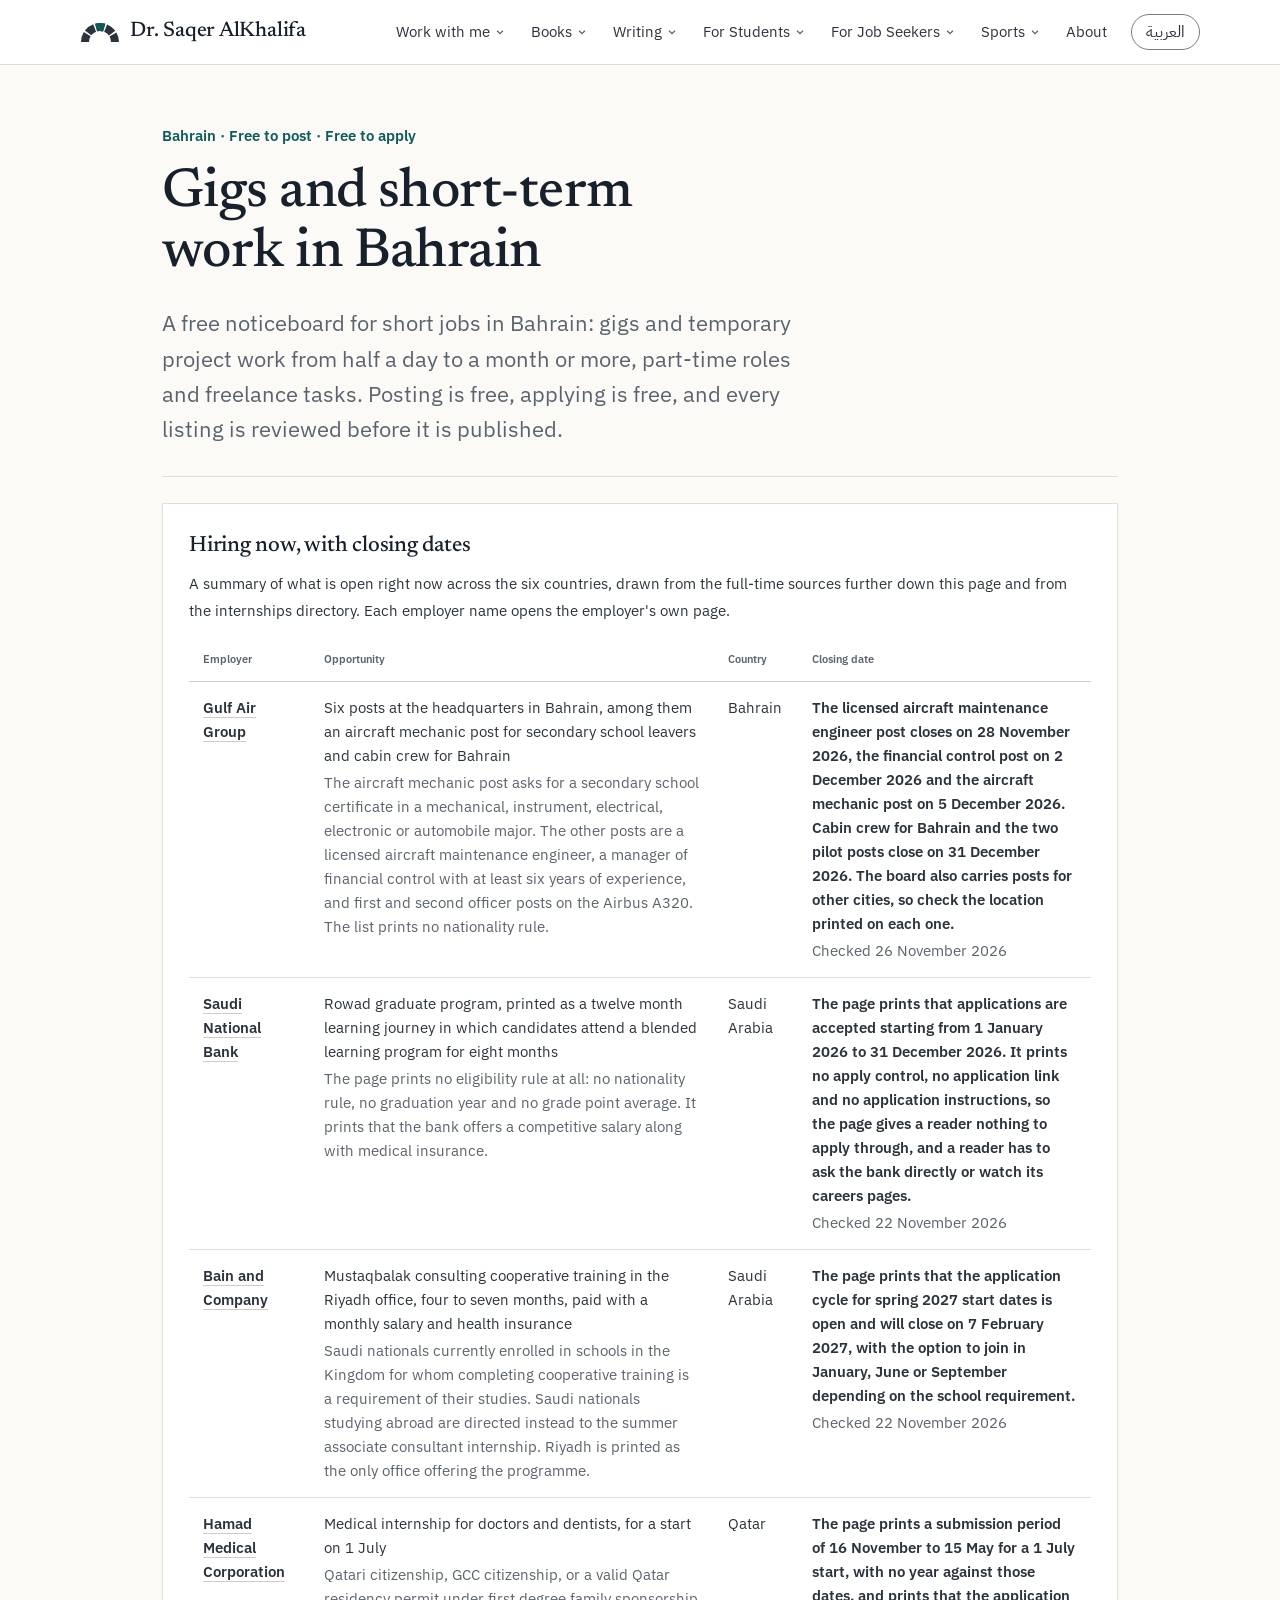
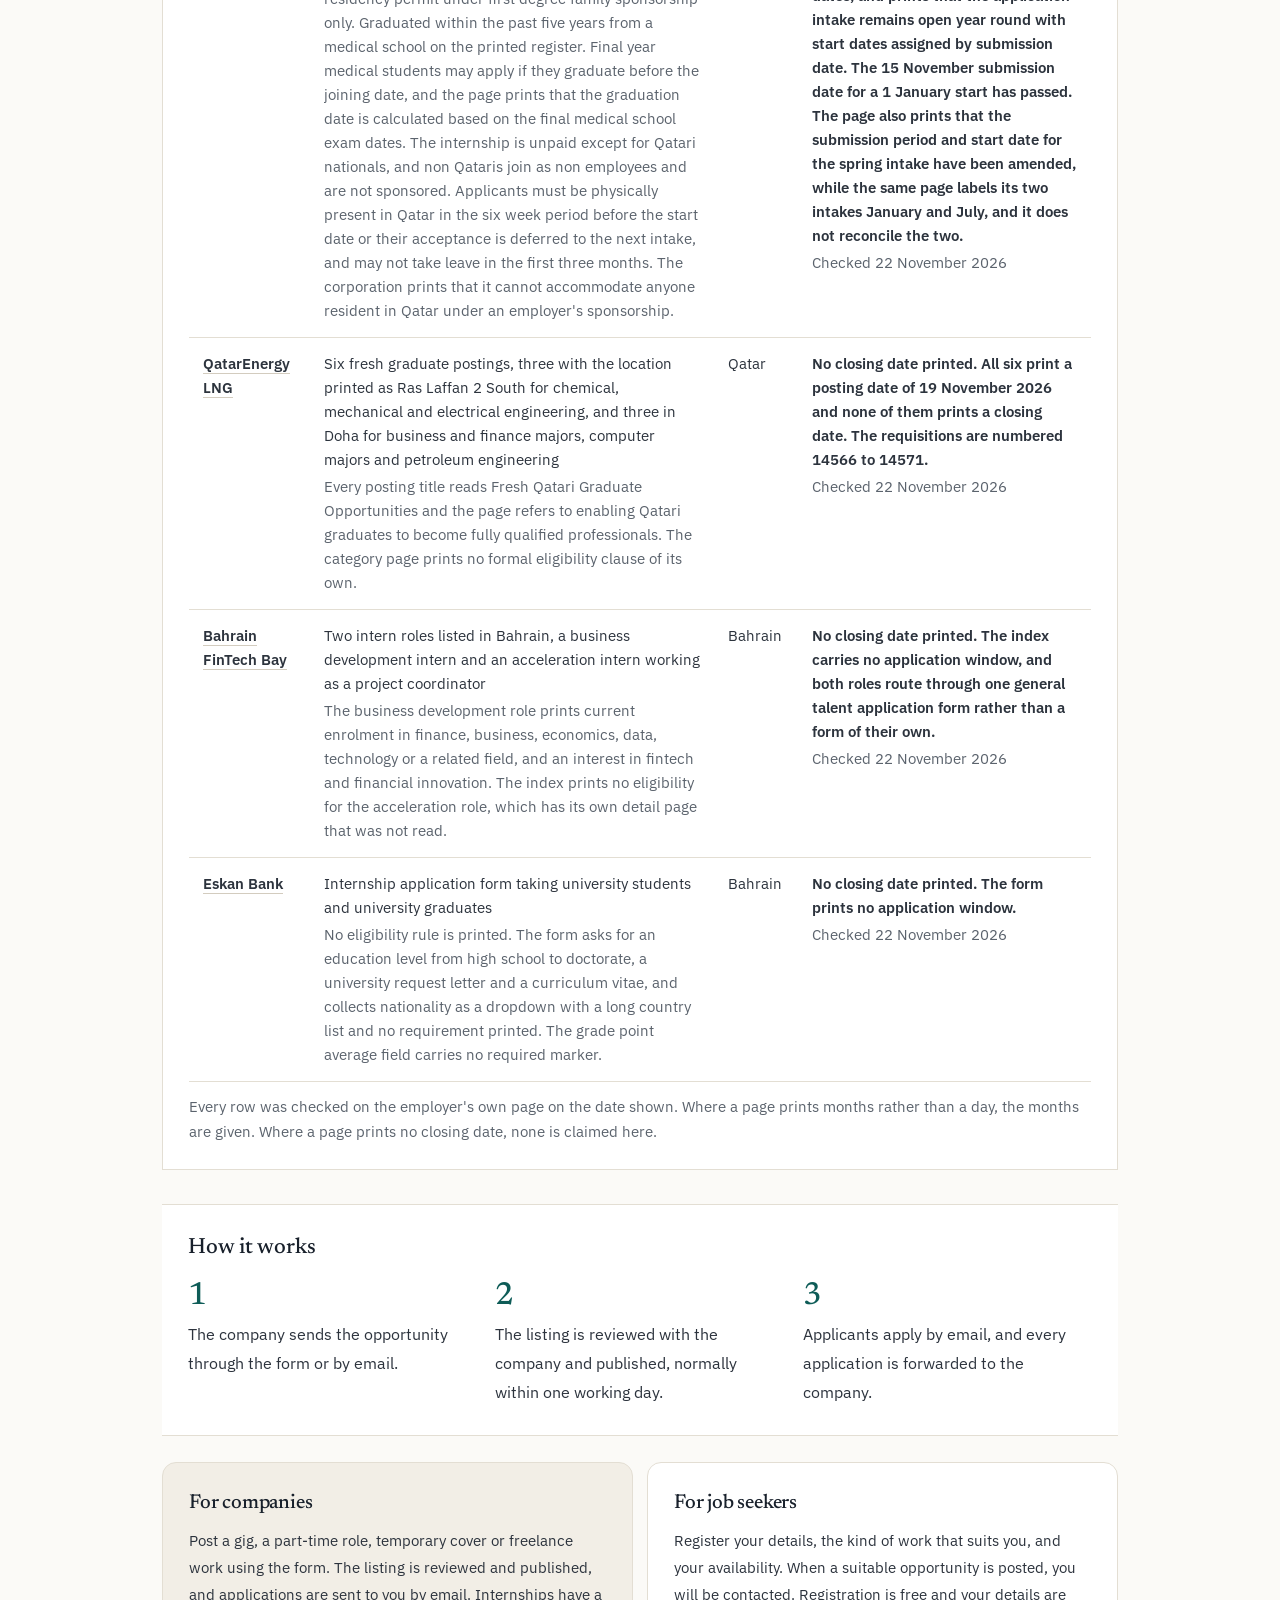
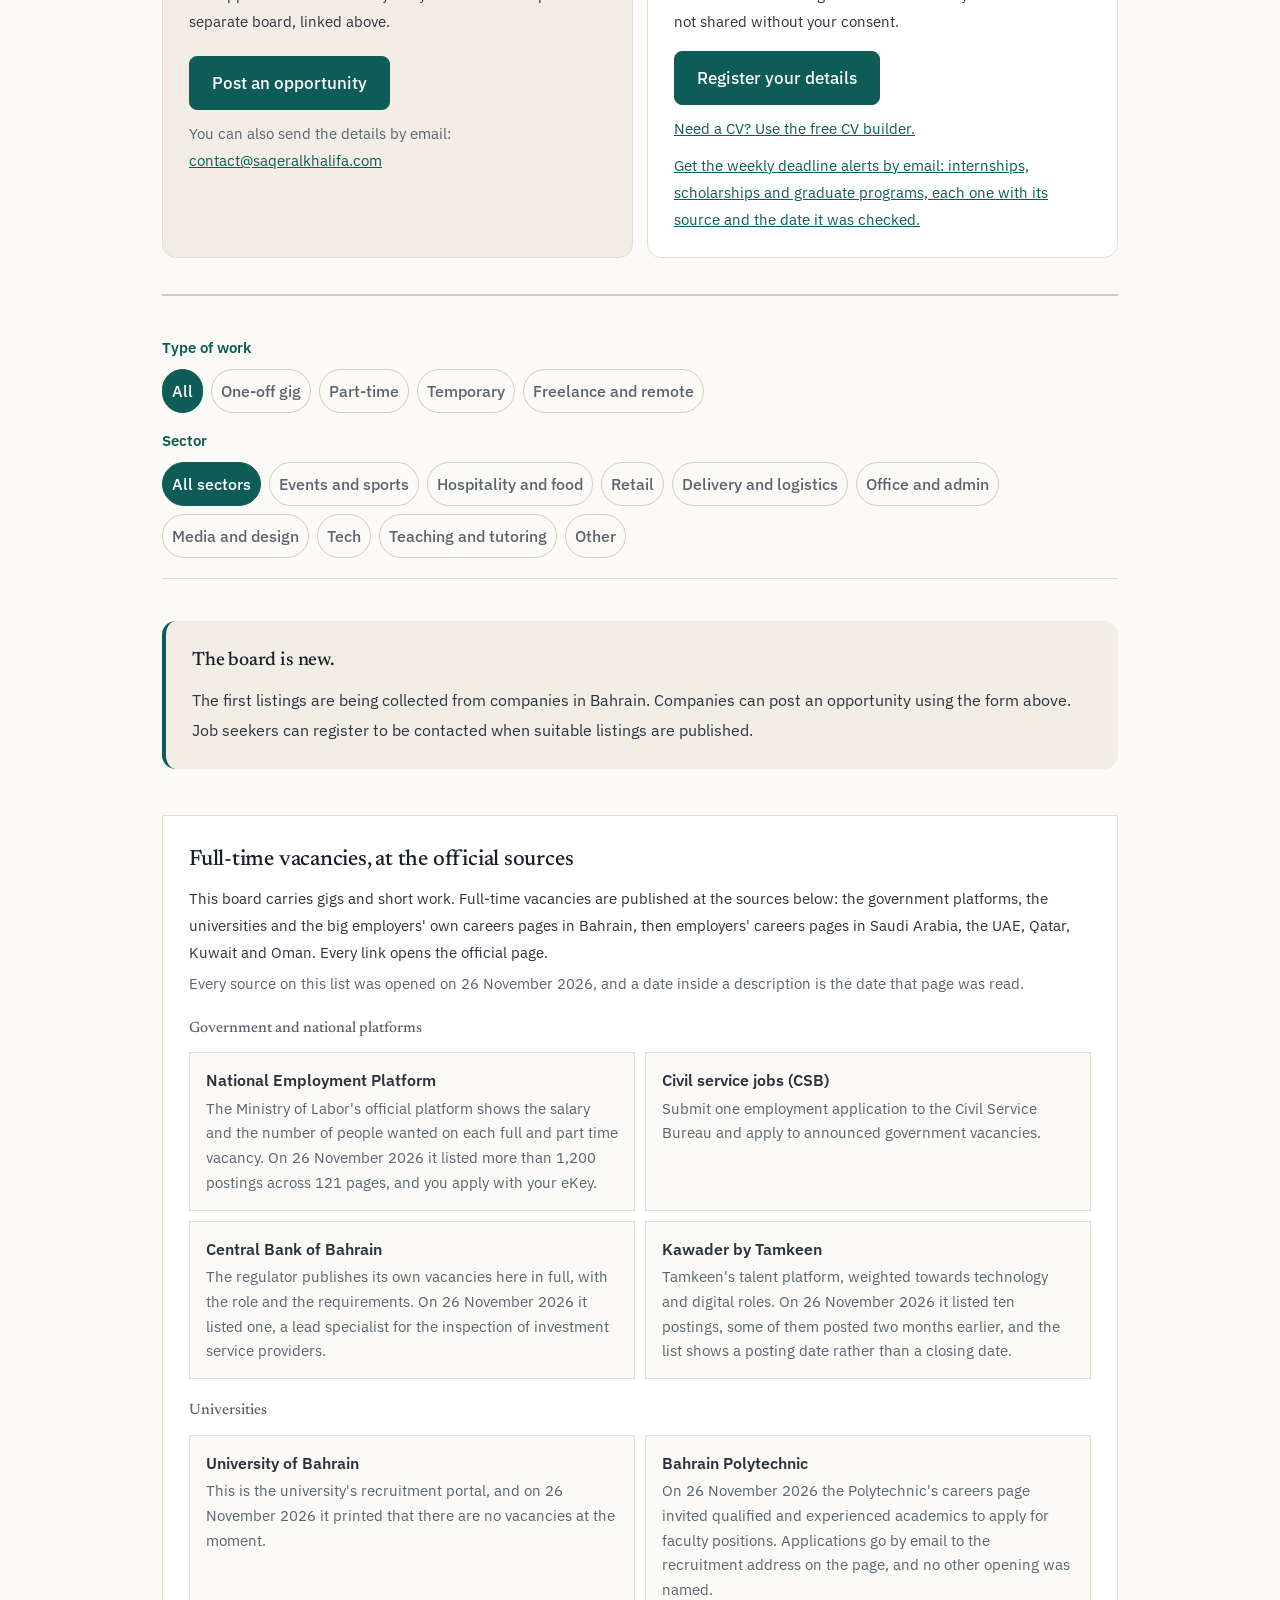
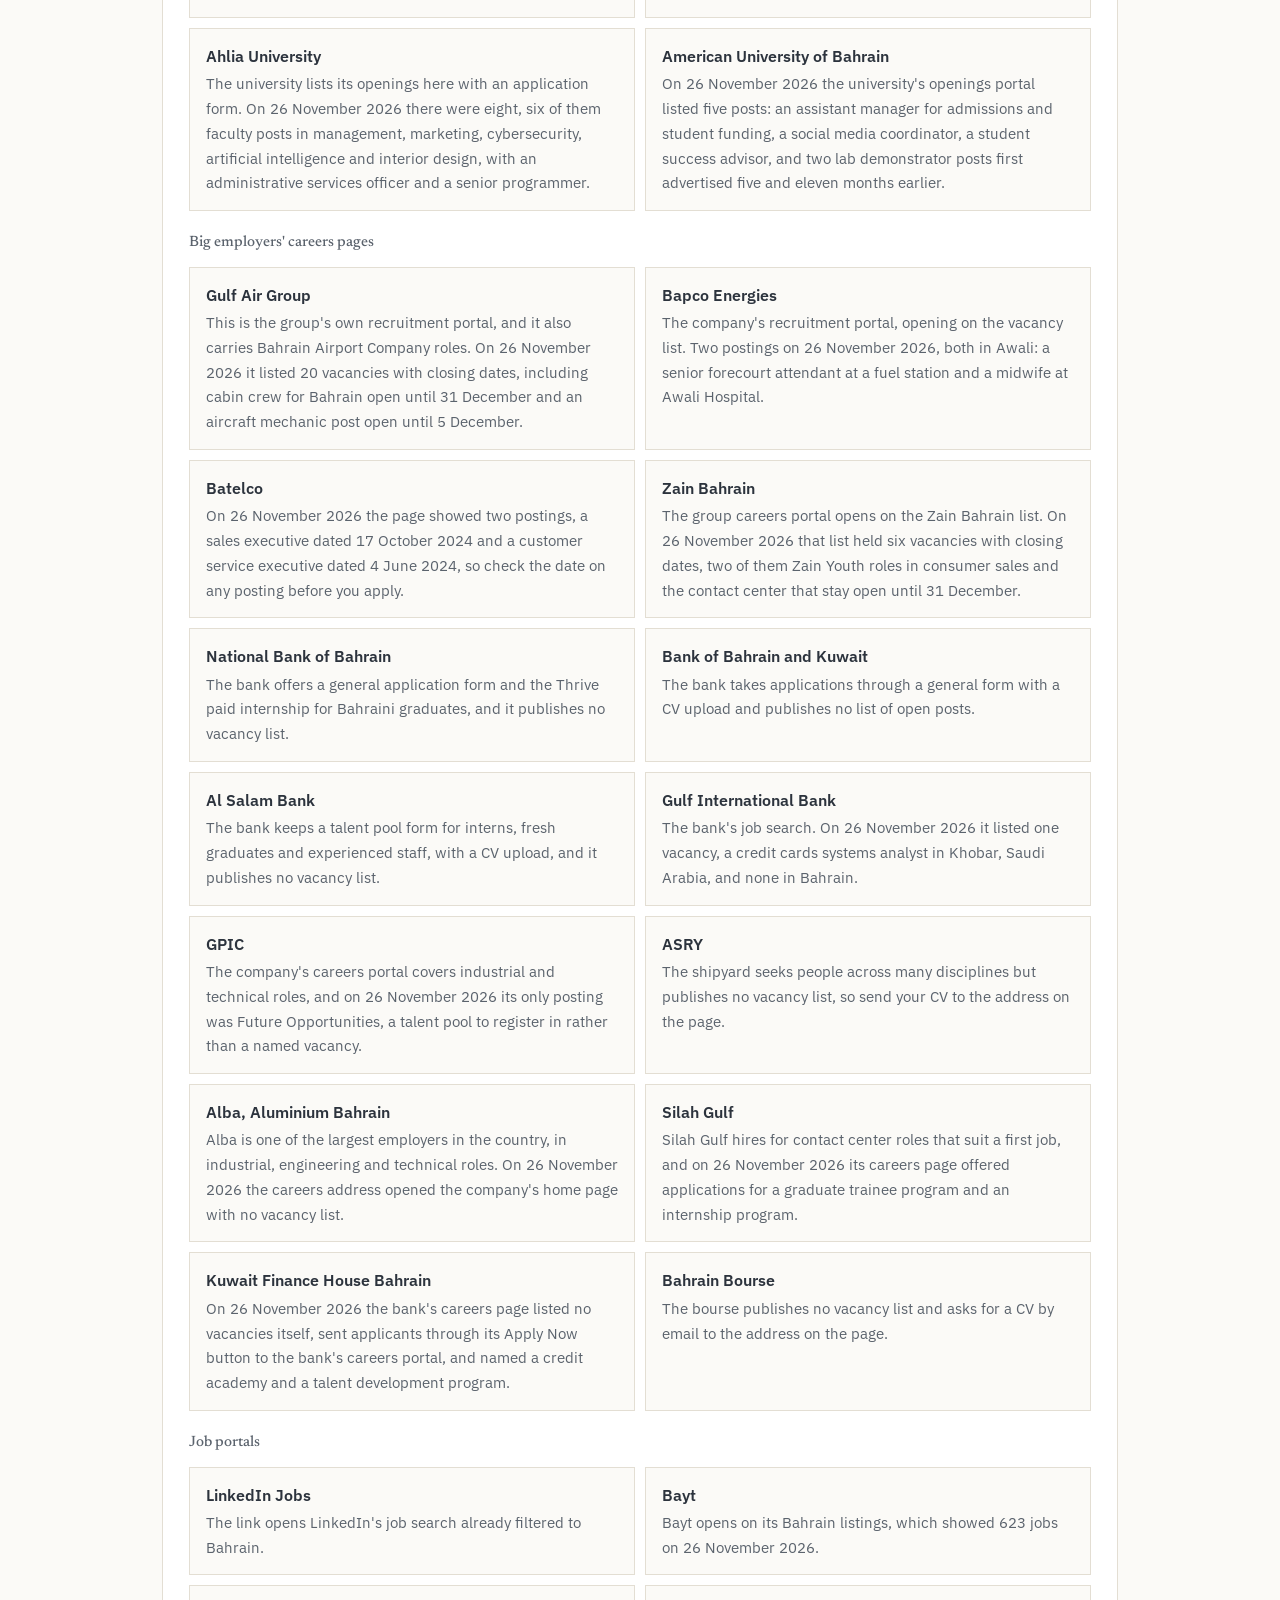
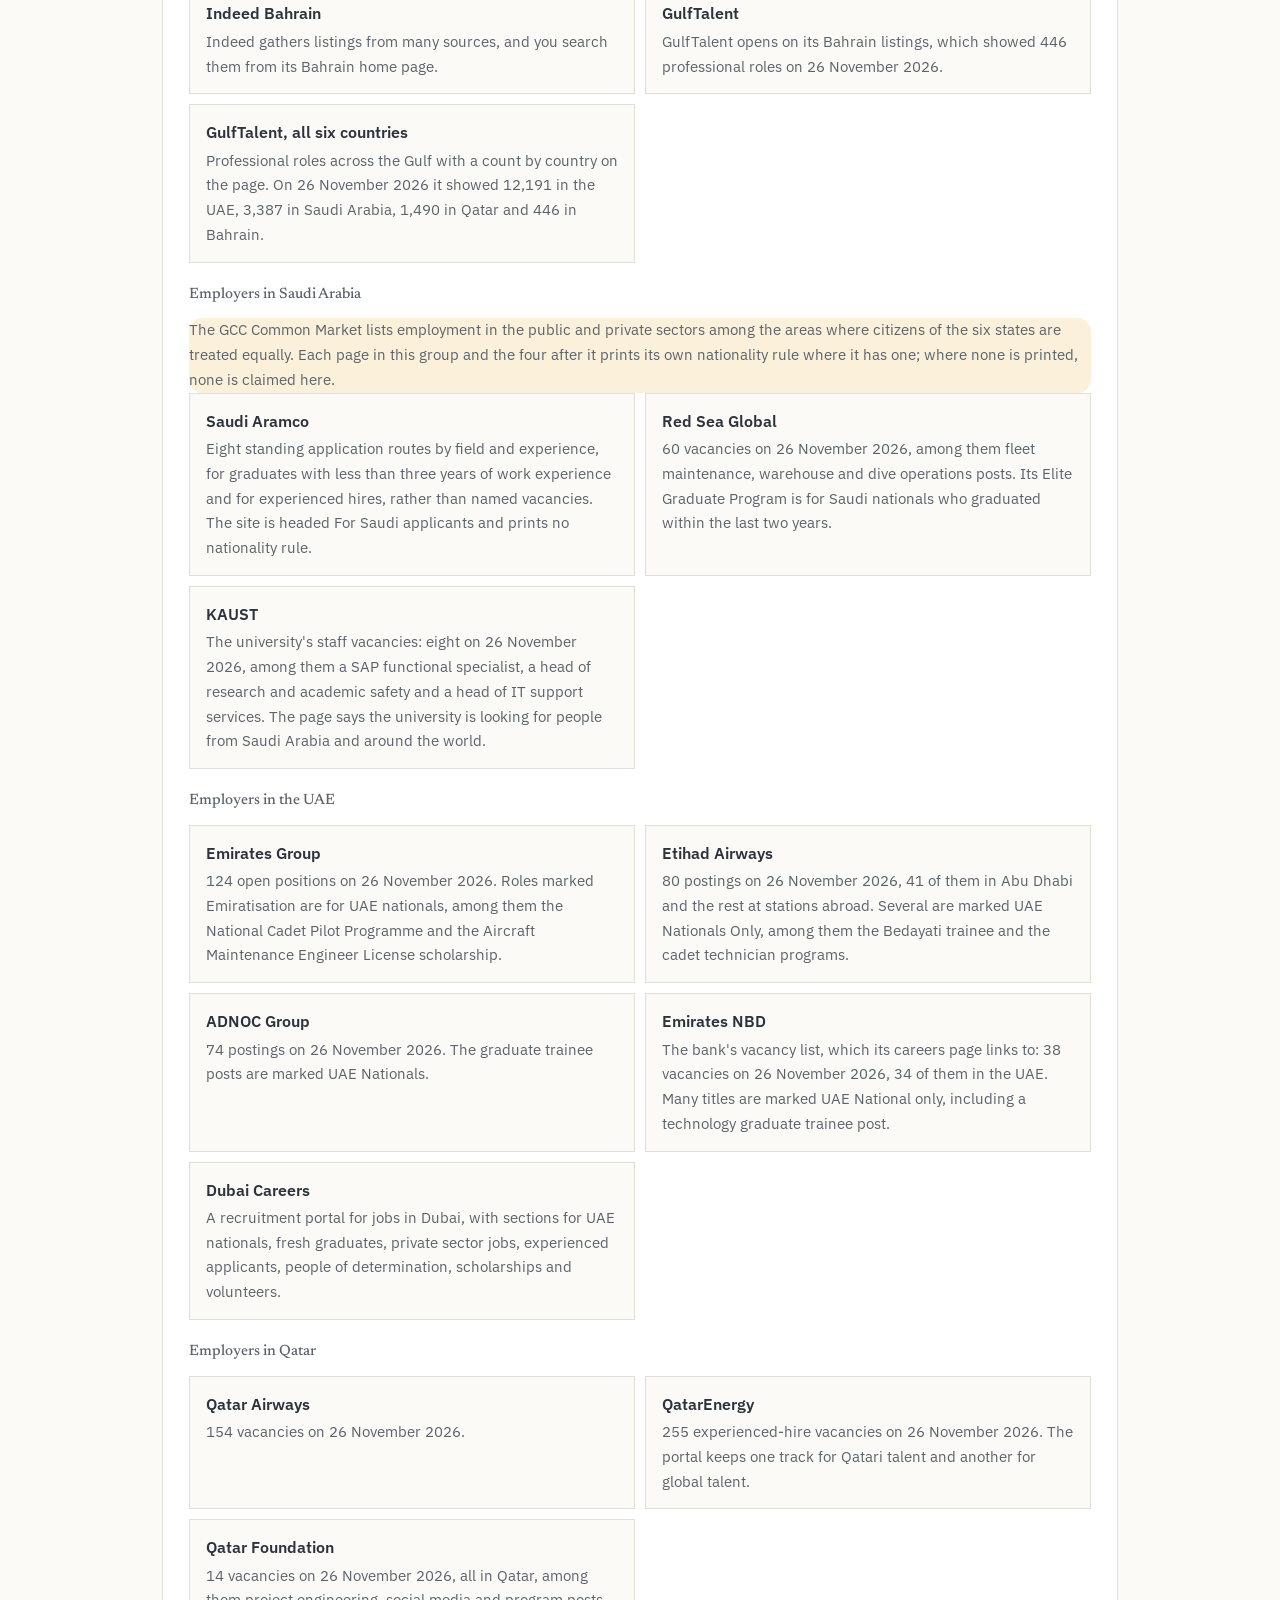
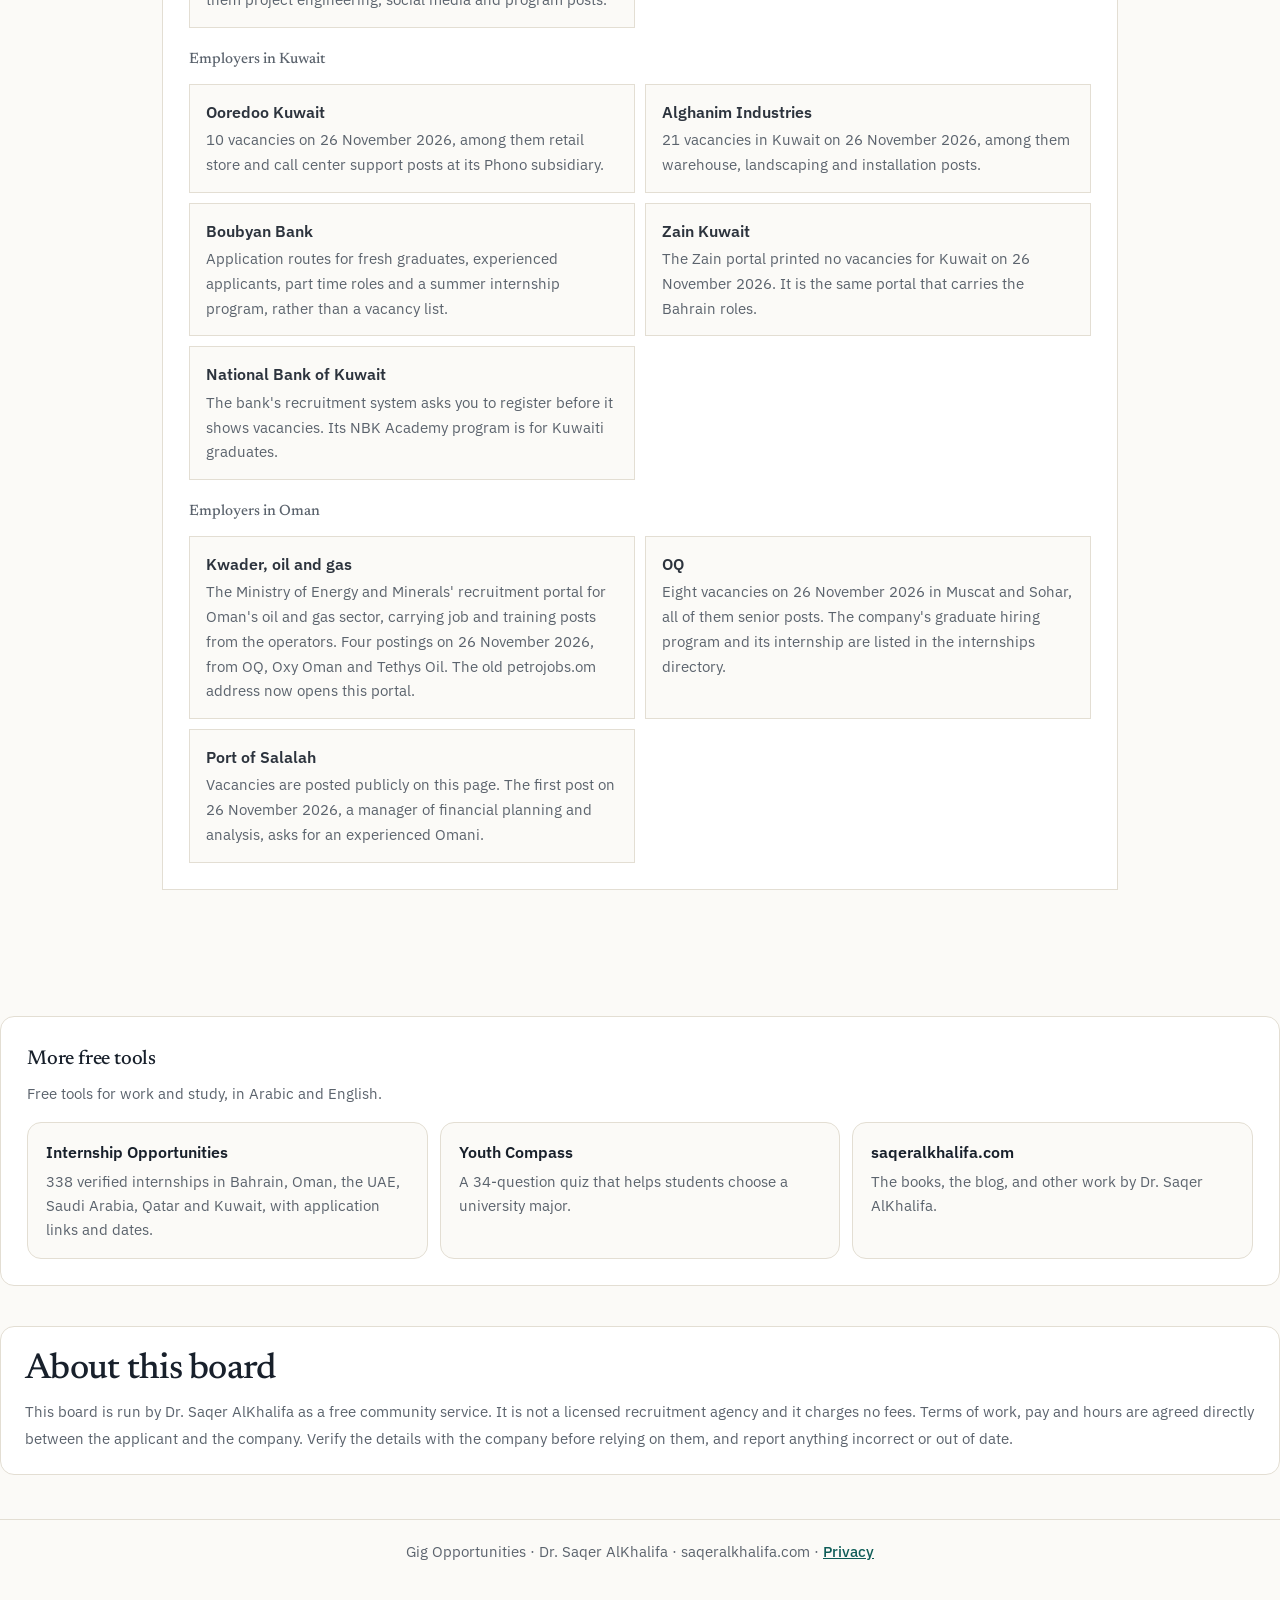
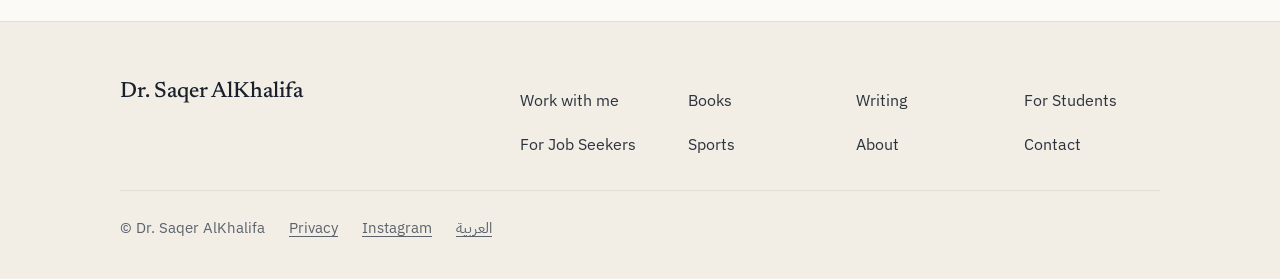
<file: index.html>
<!DOCTYPE html>
<html lang="en" dir="ltr">
<head>
<meta charset="UTF-8">
<meta name="viewport" content="width=device-width, initial-scale=1.0">
<title>Gig Opportunities in Bahrain, short jobs and flexible work</title>
<meta name="description" content="A free noticeboard for gigs, part-time work, freelance tasks and temporary roles in Bahrain. Posting and applying are free, and every listing is reviewed before publication. In Arabic and English, by Dr. Saqer AlKhalifa.">
<link rel="stylesheet" href="fonts.css">
<link rel="canonical" href="https://gigs.saqeralkhalifa.com/">
<link rel="icon" type="image/svg+xml" href="keystone-favicon.svg?v=20261126">
<link rel="icon" type="image/png" sizes="32x32" href="keystone-32.png?v=20261126">
<link rel="icon" type="image/png" sizes="16x16" href="keystone-16.png?v=20261126">
<link rel="apple-touch-icon" sizes="180x180" href="keystone-touch-180.png?v=20261126">
<link rel="shortcut icon" href="/favicon.ico?v=20261126">
<meta property="og:type" content="website">
<meta property="og:site_name" content="Dr. Saqer AlKhalifa">
<meta property="og:title" content="Gig Opportunities in Bahrain, short jobs and flexible work">
<meta property="og:description" content="A free noticeboard for gigs, part-time work, freelance tasks and temporary roles in Bahrain. Posting and applying are free, and every listing is reviewed before publication. In Arabic and English, by Dr. Saqer AlKhalifa.">
<meta property="og:url" content="https://gigs.saqeralkhalifa.com/">
<meta property="og:image" content="https://gigs.saqeralkhalifa.com/share.png">
<meta property="og:image:width" content="1200">
<meta property="og:image:height" content="630">
<meta property="og:image:alt" content="Free tools for students in the Gulf, by Dr. Saqer AlKhalifa">
<meta property="og:locale" content="en_US">
<meta property="og:locale:alternate" content="ar_BH">
<meta name="twitter:card" content="summary_large_image">
<meta name="twitter:title" content="Gig Opportunities in Bahrain, short jobs and flexible work">
<meta name="twitter:description" content="A free noticeboard for gigs, part-time work, freelance tasks and temporary roles in Bahrain. Posting and applying are free, and every listing is reviewed before publication. In Arabic and English, by Dr. Saqer AlKhalifa.">
<meta name="twitter:image" content="https://gigs.saqeralkhalifa.com/share.png">
<script>window.goatcounter = {path: function(p){ return "/gigs" + p; }};</script>
<script data-goatcounter="https://majorcompass.goatcounter.com/count" async src="https://gc.zgo.at/count.js"></script>
<link rel="alternate" hreflang="en" href="https://gigs.saqeralkhalifa.com/?lang=en">
<link rel="alternate" hreflang="ar" href="https://gigs.saqeralkhalifa.com/?lang=ar">
<link rel="alternate" hreflang="x-default" href="https://gigs.saqeralkhalifa.com/">
<script>
/* MCLANG: one language resolver shared across Dr. Saqer AlKhalifa's tools. */
function mcInitLang(){
  try{
    var q = (location.search.match(/[?&]lang=(ar|en)\b/) || [])[1];
    if(q) return q;
    var s = window.localStorage && localStorage.getItem("mc-lang");
    if(s === "ar" || s === "en") return s;
    var n = (navigator.languages && navigator.languages[0]) || navigator.language || "";
    if(/^ar/i.test(n)) return "ar";
  }catch(e){}
  return "en";
}
function mcSaveLang(v){ try{ localStorage.setItem("mc-lang", v); }catch(e){} }
</script>
<style>
  *{box-sizing:border-box; margin:0; padding:0;}
  html{scroll-behavior:smooth;}
  body{line-height:1.8; min-height:100vh;}
  .wrap{max-width:860px; margin:0 auto; padding:0 22px 80px;}
  .serif{font-family:var(--qm-font-head);}

  header.site{display:flex; align-items:center; justify-content:space-between;
    padding:18px 0 14px; border-bottom:1px solid var(--line);}
  .brand{font-size:.95rem; color:var(--ink-2); text-decoration:none;}
  .lang-toggle{border:1px solid var(--line); background:var(--card); border-radius:999px;
    padding:7px 16px; font-size:.95rem; cursor:pointer; color:var(--accent); font-weight:600; font-family:inherit;}

  .hero{text-align:center; padding:44px 0 6px;}
  .kicker{font-size:.8rem; letter-spacing:0; text-transform:none; font-weight:800; margin-bottom:12px;}
  .hero h1{font-size:2.2rem; line-height:1.28; margin-bottom:12px;}
  .hero p.sub{color:var(--ink-2); font-size:1.1rem; max-width:680px; margin:0 auto;}

  .lede{font-size:1.06rem; line-height:1.8; color:var(--ink); margin:32px 0 6px;
    padding:22px 26px; background:var(--card); border:1px solid var(--line);}

  .chap{margin-top:44px; padding-top:26px; border-top:2px solid var(--line);}
  .chap h2{font-size:1.5rem; line-height:1.3; margin-bottom:8px;}
  .chap p.sub{color:var(--ink-2); margin-bottom:16px;}
  .pt{background:var(--card); border:1px solid var(--line); padding:18px 22px; margin-bottom:10px;}
  .pt b{display:block; font-size:1.02rem; margin-bottom:5px;}
  .pt span{color:var(--ink-2); font-size:.97rem; line-height:1.8; display:block;}

  /* ---- pickers ---- */
  .controls{margin-top:40px; padding-top:24px; border-top:2px solid var(--line);}
  .controls h2{font-size:.78rem; letter-spacing:0; text-transform:none; color:var(--ink-3);
    font-weight:700; margin:0 0 8px;}
  .chips{display:flex; gap:7px; flex-wrap:wrap; margin-bottom:16px;}
  .chip{border:1px solid var(--line-2); background:var(--card); color:var(--ink-2);
    padding:8px 14px; font-size:.9rem; font-weight:500; cursor:pointer; font-family:inherit;}
  .count{font-size:.85rem; color:var(--ink-3); margin-bottom:12px;}

  /* ---- route cards ---- */
  .rt{background:var(--card); border:1px solid var(--line); padding:20px 24px; margin-bottom:12px;}
  .rh{display:flex; align-items:baseline; gap:12px; flex-wrap:wrap; margin-bottom:8px;}
  .rh b{font-size:1.12rem; flex:1; min-width:200px;}
  .tag{font-size:.72rem; letter-spacing:0; text-transform:none; font-weight:700;
    padding:4px 9px; border:1px solid var(--line-2); color:var(--ink-3); white-space:nowrap;}
  .tag.all{color:var(--good); border-color:var(--good-line); background:var(--good-soft);}
  .tag.nationals{color:var(--bad); border-color:var(--bad-line); background:var(--bad-soft);}
  .tag.mixed{color:var(--warn); border-color:var(--warn-line); background:var(--warn-soft);}
  .tag.degree{color:var(--ink-3);}
  .rt p{color:var(--ink-2); font-size:.99rem; line-height:1.8;}
  .meta{display:grid; grid-template-columns:1fr 1fr; gap:14px; margin-top:14px; padding-top:12px;
    border-top:1px dashed var(--line);}
  .meta div{font-size:.92rem; color:var(--ink-2); line-height:1.7;}
  .ml, .wl{display:block; font-size:.7rem; letter-spacing:0; text-transform:none;
    color:var(--accent); font-weight:700; margin-bottom:3px;}
  @media(max-width:640px){ .meta{grid-template-columns:1fr;} }
  .wh{margin-top:14px; padding:14px 16px; background:var(--paper-2); border:1px solid var(--line);
    font-size:.93rem; color:var(--ink-2); line-height:1.8;}
  .wall{margin-top:6px;}
  .wrow{display:grid; grid-template-columns:132px 1fr; gap:12px; padding:9px 0;
    border-top:1px dashed var(--line);}
  .wrow:first-child{border-top:0; padding-top:2px;}
  .wrow .wc{font-weight:600; color:var(--ink); font-size:.86rem; line-height:1.75;}
  .wrow .wt{font-size:.92rem; line-height:1.75;}
  .wrow.empty .wt{color:var(--ink-3);}
  @media(max-width:640px){ .wrow{grid-template-columns:1fr; gap:2px;} }
  .note{margin-top:10px; font-size:.88rem; color:var(--ink-3); line-height:1.7;}

  .gaps{margin-top:18px; padding:20px 24px; background:var(--warn-soft); border:1px solid var(--warn-line);}
  .gaps h2{font-size:1.02rem; margin-bottom:8px;}
  .gaps ul{padding-inline-start:20px;}
  .gaps li{font-size:.93rem; color:var(--ink-2); margin-bottom:8px; line-height:1.75;}

  .bar{display:flex; align-items:center; justify-content:space-between; gap:16px; flex-wrap:wrap;
    background:var(--card); border:1px solid var(--line); padding:18px 22px; margin-top:12px;}
  .bar p{color:var(--ink-2); font-size:.98rem; flex:1; min-width:230px;}
  .btn{display:inline-block; background:var(--qm-accent); color:#FFFFFF; text-decoration:none;
    padding:11px 22px; font-weight:600; font-size:.95rem; white-space:nowrap;}
  .btn.ghost{background:transparent; color:var(--accent); border:1px solid var(--accent-line);}

  .srcbox{margin-top:40px; padding:22px 24px; background:var(--card); border:1px solid var(--line);}
  .srcbox h2{font-size:1.05rem; margin-bottom:4px;}
  .srcbox p.sub{font-size:.9rem; color:var(--ink-3); margin-bottom:12px;}
  .srcbox ol{padding-inline-start:20px;}
  .srcbox li{font-size:.88rem; color:var(--ink-2); margin-bottom:8px; line-height:1.7;}
  .srcbox a{color:var(--accent); word-break:break-word;}

  footer.site{margin-top:38px; padding-top:20px; border-top:1px solid var(--line);
    font-size:.9rem; color:var(--ink-3); text-align:center;}
  .disc{margin-bottom:8px;}
/* ============================================================
   Major Compass shared theme, option 2A
   Ink and paper editorial, Newsreader display, brass accent.
   Tokens mirror theme.css from the design handoff.
   Square corners everywhere except the language pill.
   No shadows, no gradients, no icons.
   ============================================================ */
:root{
  --font-display:Newsreader, Georgia, 'Times New Roman', serif;
  --font-body:'IBM Plex Sans', system-ui, -apple-system, 'Segoe UI', Arial, sans-serif;
  --font-ar:'IBM Plex Sans Arabic', 'IBM Plex Sans', 'Segoe UI', Tahoma, Arial, sans-serif;

  --paper:#f6f3ec;
  --paper-2:#efece4;
  --card:#fbf9f4;
  --line:#ddd7cb;
  --line-2:#cfc9bd;

  --ink:#14161a;
  --ink-2:#33363c;
  --ink-3:#6b6e74;

  --navy:#14161a;
  --navy-deep:#8a5a1e;
  --accent:#8a5a1e;
  --accent-soft:#efece4;
  --accent-line:#cfc9bd;

  --gold:#8a5a1e;
  --gold-soft:#f0ebdf;
  --gold-line:#ddd7cb;
  --gold-bright:#d8b98a;

  --good:#3f6b4f;  --good-soft:#eaefe9;  --good-line:#cfdbd0;
  --warn:#8a5a1e;  --warn-soft:#f0ebdf;  --warn-line:#e2d9c6;
  --bad:#8c3a30;   --bad-soft:#f4e9e5;   --bad-line:#e2cfc8;

  --radius:0; --radius-sm:0;
  --shadow:none; --shadow-lift:none;
}

body{
  font-family:var(--font-body);
  background:var(--paper);
  color:var(--ink);
  font-size:16px;
  line-height:1.8;
  -webkit-font-smoothing:auto;
  text-rendering:optimizeLegibility;
}
[dir="rtl"] body{font-family:var(--font-ar); line-height:1.95;}
body::before{display:none !important;}

/* ---------- display type: Newsreader 400, never bold serif ---------- */
.serif, .chap h2, .cn, .stat-n, .minrow b, .grp-t, .grp h2, .panel h2,
.srcbox h2, .majors-title, .hero h1, h1, h2, h3{
  font-family:var(--font-display);
  font-weight:400;
  font-variation-settings:normal;
  letter-spacing:-.02em;
}
[dir="rtl"] .serif, [dir="rtl"] .chap h2, [dir="rtl"] .cn, [dir="rtl"] .stat-n,
[dir="rtl"] .minrow b, [dir="rtl"] .grp-t, [dir="rtl"] .grp h2, [dir="rtl"] .panel h2,
[dir="rtl"] .srcbox h2, [dir="rtl"] .majors-title, [dir="rtl"] .hero h1,
[dir="rtl"] h1, [dir="rtl"] h2, [dir="rtl"] h3{
  font-family:var(--qm-font-ar-head); letter-spacing:0; font-weight:600; line-height:1.35;
}
.stat-n, .minrow b, .cnt, td, th, .cal-row b{font-variant-numeric:tabular-nums;}
::selection{background:var(--paper-2); color:var(--ink);}
:focus-visible{outline:2px solid var(--accent); outline-offset:2px;}
a:focus-visible, button:focus-visible, input:focus-visible{
  outline:2px solid var(--accent); outline-offset:2px;
}

/* ---------- the shared dark nav ---------- */
.mc-nav{
  background:var(--qm-tint); color:var(--qm-ink);
  position:sticky; top:0; z-index:40;
}
.mc-nav-inner{
  max-width:920px; margin:0 auto; padding:13px 22px;
  display:flex; align-items:center; justify-content:space-between; gap:18px; flex-wrap:wrap;
}
.mc-brand{display:flex; align-items:baseline; gap:10px; text-decoration:none; color:var(--qm-head); min-width:0;}
.mc-brand b{font-family:var(--font-display); font-size:17px; font-weight:400; letter-spacing:-.01em; white-space:nowrap;}
[dir="rtl"] .mc-brand b{font-family:var(--qm-font-ar-head); font-weight:600; letter-spacing:0;}
.mc-brand span{font-size:10px; letter-spacing:0; text-transform:none; color:var(--qm-muted); white-space:nowrap;}
[dir="rtl"] .mc-brand span{letter-spacing:0; text-transform:none; font-size:12px;}
.mc-nav-links{
  display:flex; gap:20px; font-size:12px; letter-spacing:.06em; align-items:center;
  overflow-x:auto; scrollbar-width:none; flex:1 1 auto; justify-content:center;
}
.mc-nav-links::-webkit-scrollbar{display:none;}
[dir="rtl"] .mc-nav-links{letter-spacing:0; font-size:13px;}
.mc-nav-links a{
  color:var(--qm-accent); text-decoration:none; white-space:nowrap; padding-bottom:2px;
  border-bottom:1px solid transparent; transition:color .15s, border-color .15s;
}
.mc-nav-links a:hover{color:var(--qm-accent);}
.mc-nav-links a[aria-current="page"]{color:var(--qm-accent); border-bottom-color:var(--accent);}
.mc-nav .lang-toggle{
  flex:0 0 auto; border:1px solid var(--accent); background:var(--accent); border-radius:999px;
  padding:6px 17px; font-size:13px; letter-spacing:0; font-weight:600;
  color:#FFFFFF; cursor:pointer; font-family:var(--font-body);
  transition:background .15s, color .15s, border-color .15s;
}
.mc-nav .lang-toggle:hover{background:var(--paper); color:var(--ink); border-color:var(--qm-accent);}
@media (max-width:640px){
  .mc-nav-inner{padding:11px 18px; gap:10px;}
  .mc-nav-links{justify-content:flex-start; order:3; width:100%; gap:16px; padding-bottom:2px;}
}
@media print{ .mc-nav{display:none;} }

/* the old in-page masthead and pill switcher are replaced by .mc-nav */
header.site, nav.toolnav{display:none !important;}

/* ---------- page header ---------- */
.hero, .res-head{position:relative;}
.hero::before{display:none !important;}
.hero{padding-top:52px;}
.hero h1{font-size:clamp(34px, 5.4vw, 52px); line-height:1.04; font-weight:400;}
[dir="rtl"] .hero h1{line-height:1.35; font-weight:600;}
.hero p, .hero p.sub{color:var(--ink-2);}
.kicker, .eyebrow{
  color:var(--accent); font-weight:600; font-size:11px;
  letter-spacing:0; text-transform:none;
}
[dir="rtl"] .kicker, [dir="rtl"] .eyebrow{letter-spacing:0; text-transform:none; font-size:13px;}

/* ---------- surfaces: square, flat, ruled ---------- */
.panel, .mcard, .pcard, .qcard, .viz-root, .srcbox, .toc, .lede, .stat, .nextbox,
.m, .fact, .pt, .bar, .quizbar, .cta-inline, .rule, .checked, .hedge, .extra, .flag,
.note, .card, .grp{
  ;
  box-shadow:none !important;
}
.panel, .mcard, .pcard, .qcard, .viz-root, .srcbox, .toc, .stat, .nextbox, .m, .fact{
  background:var(--card); border:1px solid var(--line-2);
}
.mcard:hover, .pcard:hover, .m:hover{border-color:var(--ink-3);}
.pcard{border-inline-start-width:2px; border-inline-start-color:var(--accent);}
.lede{background:var(--card); border:1px solid var(--line-2);
  border-inline-start:2px solid var(--accent) !important; border-inline-end:1px solid var(--line-2) !important;}

/* ---------- buttons ---------- */
.btn{
  background:var(--qm-accent); border:1px solid var(--qm-accent);
  font-weight:500; letter-spacing:0; color:#FFFFFF; box-shadow:none;
  transition:background .15s, border-color .15s, color .15s;
}
.btn:hover{background:var(--qm-accent-hover); border-color:var(--accent); color:#FFFFFF; transform:none; filter:none; box-shadow:none;}
.btn.ghost, .btn.secondary{
  background:transparent; color:var(--ink); border:1px solid var(--qm-accent); box-shadow:none;
}
.btn.ghost:hover, .btn.secondary:hover{background:var(--qm-accent-hover); border-color:var(--qm-accent); color:#FFFFFF;}
.printbtn{border:1px solid var(--line-2); background:transparent; color:var(--ink-2);}
.printbtn:hover{background:var(--qm-accent-hover); border-color:var(--qm-accent); color:#FFFFFF;}

/* filter chips and pickers: square, ruled */
.fbtn, .chip, .navbtn, .picker button, .filters button{
  border:1px solid var(--line-2); background:transparent; color:var(--ink-2);
  box-shadow:none; transition:background .15s, color .15s, border-color .15s;
}
.fbtn:hover, .chip:hover, .navbtn:hover{border-color:var(--qm-accent); color:var(--ink); background:transparent; transform:none;}
.fbtn.on, .chip.on, .navbtn.on{
  background:var(--qm-accent); border-color:var(--qm-accent); color:#FFFFFF; font-weight:500; box-shadow:none;
}
input[type="text"], input[type="search"], select, textarea, .srch{
  ; border:1px solid var(--line-2); background:var(--card);
  font-family:var(--font-body); color:var(--ink);
}
[dir="rtl"] input, [dir="rtl"] select, [dir="rtl"] textarea{font-family:var(--font-ar);}

/* ---------- bars and callouts: flat bands, no gradients ---------- */
.bar, .quizbar, .cta-inline{
  background:var(--paper-2); border:1px solid var(--line);
}
.rule, .checked, .hedge, .extra, .flag{;}
.rule.w, .checked, .hedge, .extra, .flag{background:var(--warn-soft); border-color:var(--warn-line);}
.rule.b{background:var(--bad-soft); border-color:var(--bad-line);}
.rule.n{background:var(--paper-2); border-color:var(--line);}
.row.act{background:var(--paper-2) !important; border-color:var(--line) !important;}

/* ---------- band chips and verdict pills keep meaning, lose gloss ---------- */
.band{; font-weight:600;}

/* ---------- section labels ---------- */
.sec h3, .lbl, .toc h2, .row h4{
  letter-spacing:0; font-weight:600; text-transform:none; font-size:11px; color:var(--ink-3);
}
[dir="rtl"] .sec h3, [dir="rtl"] .lbl, [dir="rtl"] .toc h2, [dir="rtl"] .row h4{
  letter-spacing:0; text-transform:none; font-size:13px;
}

/* ---------- tables ---------- */
table{border-collapse:collapse;}
th{
  text-align:start; font-size:11px; letter-spacing:0; text-transform:none;
  color:var(--ink-3); font-weight:600; padding:12px 14px; border-bottom:1px solid var(--qm-line2);
}
[dir="rtl"] th{letter-spacing:0; text-transform:none; font-size:13px;}
td{padding:14px; border-bottom:1px solid var(--line); color:var(--ink-2); vertical-align:top; font-size:14px;}

/* ---------- footer ---------- */
footer.site{
  margin-top:56px; padding:26px 0 0; border-top:1px solid var(--line); color:var(--ink-3); font-size:13px;
}
footer.site a{color:var(--accent); font-weight:500;}


/* ---- 2A refinements ---- */
input, button, select, textarea{;}
.lang-toggle, .mc-nav .lang-toggle{border-radius:999px;}
.pt{border-inline-start-width:2px !important;}
.compass, .emoji{display:none !important;}
.opt{;}
.opt.selected{background:var(--paper-2); border-color:var(--qm-accent);}
.band{;}
hr{border:0; border-top:1px solid var(--line);}

/* ---- 2A: square the remaining pills, protect quiz progress ---- */
.section-chip, .progress-bar, .progress-fill, .bar-fill, .chip, .meta-chips .chip,
.tag, .pill, .badge, .cta, .startbtn{;}
.section-chip{background:var(--paper-2); color:var(--accent); border:1px solid var(--line);
  font-size:11px; letter-spacing:0; text-transform:none; font-weight:600; padding:5px 12px;}
[dir="rtl"] .section-chip{letter-spacing:0; text-transform:none; font-size:13px;}
body:has(#screen-quiz.active) .mc-nav-links{display:none;}

/* ---- 2A: square corners everywhere except the language pill ---- */
.wrap, .wrap *, .mc-nav *:not(.lang-toggle){;}
.lang-toggle{border-radius:999px !important;}
.subj, .tag, .chip{
  background:transparent !important; border:1px solid var(--line-2) !important;
  color:var(--ink-2) !important; font-size:11px; letter-spacing:0; text-transform:none;
  padding:4px 9px !important; font-weight:500;
}
[dir="rtl"] .subj, [dir="rtl"] .tag, [dir="rtl"] .chip{letter-spacing:0; text-transform:none; font-size:13px;}
.mrank{
  background:transparent !important; border:0 !important; width:auto !important; height:auto !important;
  font-family:var(--font-display); font-size:22px; font-weight:400; color:var(--accent) !important;
  box-shadow:none !important; min-width:28px;
}
[dir="rtl"] .mrank{font-family:var(--font-ar); font-weight:600;}
html{scroll-padding-top:76px;}
.wrap [id], .m, .mcard{scroll-margin-top:76px;}

@media (max-width:520px){
  .hero h1{font-size:clamp(28px, 8vw, 36px);}
}

/* ---- nav: links back to the main site and the book ---- */
.mc-nav-inner{max-width:1160px !important; gap:14px; flex-wrap:nowrap;}
.mc-nav-links{gap:17px; justify-content:center; min-width:0;}
@media (max-width:1100px){ .mc-brand span{display:none;} }
@media (max-width:760px){
  .mc-nav-inner{flex-wrap:wrap;}
  .mc-nav-links{order:3; width:100%; justify-content:flex-start;}
}
.mc-nav-right{display:flex; align-items:center; gap:14px; flex:0 0 auto;}
.mc-site{
  color:var(--qm-muted); text-decoration:none; font-size:12px; letter-spacing:0; white-space:nowrap;
  border-bottom:1px solid transparent; padding-bottom:2px; transition:color .15s, border-color .15s;
}
.mc-site:hover{color:var(--qm-ink); border-bottom-color:var(--qm-line);}
[dir="rtl"] .mc-site{letter-spacing:0; font-size:13px;}
.mc-book{
  color:var(--qm-accent); text-decoration:none; font-size:12px; letter-spacing:0; white-space:nowrap;
  border:1px solid rgba(14,92,87,.45); padding:6px 13px; transition:background .15s, color .15s, border-color .15s;
}
.mc-book:hover{background:var(--qm-accent-hover); color:var(--ink); border-color:var(--qm-accent);}
[dir="rtl"] .mc-book{letter-spacing:0; font-size:13px;}
@media (max-width:860px){ .mc-site{display:none;} }
@media (max-width:640px){
  .mc-nav-right{gap:9px;}
  .mc-book{padding:5px 10px;}
}
</style>

<style>
/* ---------- Internship Opportunities ---------- */
.mc-nav-links{justify-content:flex-start;}
.keybox{background:var(--card); border-block:1px solid var(--line); padding:30px 26px; margin:34px 0 8px;}
.keybox h2{font-size:1.42rem; line-height:1.45; color:var(--ink); margin-bottom:12px;}
.keybox p{font-size:1rem; line-height:1.85; color:var(--body);}

.matcher{background:var(--qm-tint); color:var(--qm-ink); padding:34px 28px; margin-top:34px;}
.matcher h2{color:var(--qm-head); font-size:1.42rem; line-height:1.42;}
.matcher p{color:var(--qm-muted); font-size:.98rem; line-height:1.8; margin-top:12px;}
.matcher .chips{margin-top:20px;}
.matcher .chip{background:transparent; color:var(--qm-ink); border-color:var(--qm-line2);}
.matcher .chip:hover{border-color:var(--accent); color:var(--qm-accent);}
.matcher .chip.on{background:var(--paper); color:var(--ink); border-color:var(--qm-accent);}
.matcher .hint{margin-top:16px; font-size:.9rem; color:var(--qm-muted);}
.matcher a{color:var(--accent);}

.ctrow{margin-top:28px;}
.ctrow h3, .fgroup h3{font-size:.74rem; letter-spacing:0; text-transform:none;
  color:var(--muted); margin-bottom:11px; font-weight:600;}
[dir="rtl"] .ctrow h3, [dir="rtl"] .fgroup h3{letter-spacing:0; font-size:.86rem;}
.chips{display:flex; flex-wrap:wrap; gap:8px;}
.chip{border:1px solid var(--line); background:var(--card); color:var(--body);
  padding:7px 14px; font-size:.9rem; cursor:pointer; font-family:inherit; line-height:1.5;
  text-transform:none; letter-spacing:normal;}
.chip:hover{border-color:var(--accent);}
.chip.on{background:var(--qm-accent); color:#FFFFFF; border-color:var(--qm-accent);}
.chip.soon{opacity:.5; cursor:not-allowed;}
.chip.soon:hover{border-color:var(--line);}
.fgroup{margin-top:17px;}
.count{margin-top:20px; font-size:.94rem; color:var(--muted);}

.sread{background:var(--qm-tint); border-inline-start:3px solid var(--accent); padding:24px 26px; margin-top:22px;}
.sread h3{font-size:1.06rem; color:var(--ink); margin-bottom:14px;}
.sread dl{display:grid; grid-template-columns:130px 1fr; gap:9px 18px;}
.sread dt{font-size:.76rem; letter-spacing:0; text-transform:none; color:var(--muted); font-weight:600; padding-top:3px;}
[dir="rtl"] .sread dt{letter-spacing:0; font-size:.88rem;}
.sread dd{font-size:.96rem; line-height:1.78; color:var(--body);}

.opp{border-top:1px solid var(--line); padding:26px 0;}
.opp:first-child{border-top:0;}
.otop{display:flex; flex-wrap:wrap; align-items:baseline; gap:10px 14px;}
.oorg{font-size:1.24rem; font-weight:600; color:var(--ink); line-height:1.4;}
.oprog{font-size:1.02rem; color:var(--sec); line-height:1.5;}
.tag{font-size:.72rem; letter-spacing:0; text-transform:none; font-weight:600;
  padding:4px 10px; border:1px solid var(--line); color:var(--muted); white-space:nowrap;}
[dir="rtl"] .tag{letter-spacing:0; font-size:.8rem;}
.tag.open{border-color:var(--accent); color:var(--accent);}
.orows{margin-top:15px; display:grid; grid-template-columns:150px 1fr; gap:7px 18px;}
.orows dt{font-size:.78rem; letter-spacing:0; text-transform:none; color:var(--muted); font-weight:600; padding-top:3px;}
[dir="rtl"] .orows dt{letter-spacing:0; font-size:.9rem;}
.orows dd{font-size:.98rem; line-height:1.75; color:var(--body);}
.olink{display:inline-block; margin-top:15px; font-size:.95rem; font-weight:600;
  color:var(--accent); border-bottom:1px solid var(--accent-line); text-decoration:none;}
.ometa{margin-top:11px; font-size:.82rem; color:var(--muted);}
.empty{padding:34px 0; color:var(--muted); font-size:1rem;}

.ev{border-top:1px solid var(--line); padding:24px 0;}
.ev:first-of-type{border-top:0;}
.evclaim{font-size:1.06rem; line-height:1.7; color:var(--ink); font-weight:500;}
.evsrc{margin-top:10px; font-size:.88rem; color:var(--muted); line-height:1.7;}
.evnote{margin-top:12px; font-size:.93rem; line-height:1.75; color:var(--body);
  background:var(--qm-tint); padding:14px 16px;}
.evtag{display:inline-block; font-size:.68rem; letter-spacing:0; text-transform:none;
  font-weight:600; padding:3px 9px; border:1px solid var(--line); color:var(--muted); margin-bottom:10px;}
[dir="rtl"] .evtag{letter-spacing:0; font-size:.78rem;}
.evtag.causal{border-color:var(--accent); color:var(--accent);}
.evtag.contested, .evtag.gap{border-color:var(--qm-warn); color:var(--qm-warn);}
.evlink{font-size:.88rem; color:var(--accent); text-decoration:none; border-bottom:1px solid var(--accent-line);}

.subbox{background:var(--qm-tint); color:var(--qm-ink); padding:36px 30px; margin-top:46px;}
.subbox h2{color:var(--qm-head); font-size:1.5rem; line-height:1.4;}
.subbox p{color:var(--qm-muted); font-size:1rem; line-height:1.8; margin-top:14px;}
.subbox .btn{margin-top:22px; background:var(--paper); color:var(--ink); border-color:var(--qm-line);}
.subbox .btn:hover{background:var(--qm-accent-hover); color:#FFFFFF; border-color:var(--accent);}

.mcbox{margin-top:46px; border-top:1px solid var(--line); padding-top:30px;}
.mcbox h2{font-size:1.3rem; color:var(--ink);}
.mcbox p.sub{margin-top:10px;}
.mcgrid{display:grid; grid-template-columns:repeat(2,1fr); gap:14px; margin-top:22px;}
.mccard{border:1px solid var(--line); padding:20px 20px; background:var(--card); text-decoration:none; display:block;}
.mccard:hover{border-color:var(--accent);}
.mccard b{display:block; font-size:1.02rem; color:var(--ink); margin-bottom:7px;}
.mccard span{font-size:.92rem; line-height:1.7; color:var(--sec);}

@media (max-width:640px){
  .orows, .sread dl{grid-template-columns:1fr; gap:2px 0;}
  .orows dt, .sread dt{padding-top:11px;}
  .keybox, .matcher{padding:24px 20px;}
  .subbox{padding:28px 22px;}
  .mcgrid{grid-template-columns:1fr;}
}
</style>

<style>
/* ---- apply row ---- */
.applyrow{margin-top:20px; display:flex; flex-wrap:wrap; gap:12px; align-items:center;}
.btn.apply{background:var(--accent); color:#FFFFFF; border:1px solid var(--accent);
  padding:12px 22px; font-size:16px; font-weight:600; text-decoration:none;
  min-height:46px; display:inline-flex; align-items:center;}
.btn.apply:hover{background:var(--qm-accent-hover); border-color:var(--qm-accent); color:#FFFFFF;}
.btn.apply.mail{background:transparent; color:var(--accent);}
.btn.apply.mail:hover{background:var(--qm-accent-hover); color:#FFFFFF;}
.applyrow .olink{margin-top:0;}
.needbox{margin-top:16px; background:var(--paper-2); border-inline-start:3px solid var(--line-2);
  padding:16px 20px;}
.needbox b{display:block; font-size:12px; letter-spacing:0; text-transform:none;
  color:var(--ink-3); margin-bottom:8px;}
[dir="rtl"] .needbox b{letter-spacing:.02em; font-size:14px;}
.needbox p{font-size:17px; line-height:1.75; color:var(--ink-2);}
.cvlink{display:inline-block; margin-top:14px; font-size:15px; color:var(--ink-3);
  text-decoration:none; border-bottom:1px dotted var(--line-2);}
.cvlink:hover{color:var(--accent); border-bottom-color:var(--accent);}

/* ---- mobile: real tap targets, no horizontal scroll ---- */
html, body{overflow-x:hidden;}
@media (max-width:760px){
  .applyrow{gap:10px;}
  .btn.apply{width:100%; justify-content:center; min-height:50px; font-size:17px;}
  .applyrow .olink{width:100%;}
  .chip{min-height:42px; display:inline-flex; align-items:center; font-size:16px; padding:8px 15px;}
  .needbox p{font-size:16px;}
  .mc-nav-inner{padding:10px 16px;}
  .mc-nav .lang-toggle{min-height:40px; padding:8px 16px; font-size:13px;}
  .mc-nav-links a{padding-block:10px;}
  .olink{padding-block:8px;}
  .wrap{padding-inline:18px;}
  .opp{padding:20px 16px;}
  .evnote{padding:14px 16px;}
}
</style>

<style>
/* ---------- Gig Opportunities specific ---------- */
.mc-nav-links{justify-content:flex-start;}
.how{background:var(--card); border-block:1px solid var(--line); padding:28px 26px; margin:34px 0 8px;}
.how h2{font-size:1.42rem; line-height:1.45; color:var(--ink); margin-bottom:16px;}
.steps{display:grid; grid-template-columns:1fr 1fr 1fr; gap:18px;}
@media(max-width:760px){ .steps{grid-template-columns:1fr;} }
.step b{display:block; font-family:var(--font-display); font-weight:400; font-size:1.9rem;
  color:var(--accent); line-height:1; margin-bottom:8px;}
[dir="rtl"] .step b{font-family:var(--font-ar); font-weight:600; font-size:1.6rem;}
.step p{font-size:.97rem; line-height:1.8; color:var(--body);}

.ctapair{display:grid; grid-template-columns:1fr 1fr; gap:14px; margin-top:26px;}
@media(max-width:760px){ .ctapair{grid-template-columns:1fr;} }
.cta{background:var(--card); border:1px solid var(--line); padding:26px 26px 24px;
  display:flex; flex-direction:column; align-items:flex-start; gap:10px;}
.cta.dark{background:var(--qm-tint); border-color:var(--qm-line);}
.cta h2{font-size:1.3rem; line-height:1.4; color:var(--ink);}
.cta.dark h2{color:var(--qm-head);}
.cta p{font-size:.96rem; line-height:1.8; color:var(--body); flex:1;}
.cta.dark p{color:var(--qm-muted);}
.cta .btn.apply{margin-top:6px;}
.cta.dark .btn.apply{background:var(--paper); color:var(--ink); border-color:var(--qm-line);}
.cta.dark .btn.apply:hover{background:var(--qm-accent-hover); border-color:var(--gold-bright); color:var(--ink);}
.orline{font-size:.88rem; color:var(--ink-3);}
.cta.dark .orline{color:var(--qm-muted);}
.orline a{color:var(--accent);}
.cta.dark .orline a{color:var(--gold-bright);}

.found{margin-top:26px; background:var(--paper-2); border-inline-start:3px solid var(--accent);
  padding:24px 26px;}
.found h3{font-size:1.15rem; color:var(--ink); margin-bottom:10px;}
.found p{font-size:.98rem; line-height:1.85; color:var(--body);}

.ctrl{margin-top:36px; padding-top:24px; border-top:2px solid var(--line);}
.fgroup{margin-top:17px;}
.fgroup h3{font-size:.74rem; letter-spacing:0; text-transform:none;
  color:var(--muted); margin-bottom:11px; font-weight:600;}
[dir="rtl"] .fgroup h3{letter-spacing:0; font-size:.86rem;}
.chips{display:flex; flex-wrap:wrap; gap:8px;}
.chip{border:1px solid var(--line); background:var(--card); color:var(--body);
  padding:7px 14px; font-size:.9rem; cursor:pointer; font-family:inherit; line-height:1.5;
  text-transform:none; letter-spacing:normal;}
.chip:hover{border-color:var(--accent);}
.chip.on{background:var(--qm-accent); color:#FFFFFF; border-color:var(--qm-accent);}
.count{margin-top:20px; font-size:.94rem; color:var(--muted);}

.opp{border-top:1px solid var(--line); padding:26px 0;}
.opp:first-child{border-top:0;}
.opp.filled{opacity:.55;}
.oh{display:flex; align-items:baseline; gap:12px; flex-wrap:wrap; margin-bottom:6px;}
.oh b{font-family:var(--font-display); font-weight:400; font-size:1.35rem; line-height:1.35;
  color:var(--ink); flex:1; min-width:200px;}
[dir="rtl"] .oh b{font-family:var(--qm-font-ar-head); font-weight:600;}
.org{font-size:.98rem; color:var(--ink-2); margin-bottom:10px;}
.tag{font-size:.72rem; letter-spacing:0; text-transform:none; font-weight:700;
  padding:4px 9px; border:1px solid var(--line-2); color:var(--ink-3); white-space:nowrap;}
[dir="rtl"] .tag{letter-spacing:0; font-size:.82rem;}
.tag.pay{color:var(--good); border-color:var(--good-line); background:var(--good-soft);}
.tag.done{color:var(--bad); border-color:var(--bad-line); background:var(--bad-soft);}
.opp p.desc{font-size:.99rem; line-height:1.85; color:var(--body); margin-top:4px;}
.meta{display:grid; grid-template-columns:1fr 1fr; gap:14px; margin-top:14px; padding-top:12px;
  border-top:1px dashed var(--line);}
@media(max-width:640px){ .meta{grid-template-columns:1fr;} }
.meta div{font-size:.92rem; color:var(--ink-2); line-height:1.7;}
.ml{display:block; font-size:.7rem; letter-spacing:0; text-transform:none;
  color:var(--accent); font-weight:700; margin-bottom:3px;}
[dir="rtl"] .ml{letter-spacing:0; font-size:.8rem;}
.checked{margin-top:10px; font-size:.85rem; color:var(--ink-3);}

.soon{margin:26px 0 8px; padding:24px 26px; background:var(--card); border:1px solid var(--line);}
.soon h2{font-size:1.42rem; margin-bottom:6px;}
.soon p.sub{font-size:.96rem; color:var(--body); margin-bottom:14px; line-height:1.8;}
.soon table{width:100%;}
.soon td{color:var(--body); line-height:1.6;}
.soon td b{color:var(--ink); font-weight:600;}
.soon td a{color:var(--ink); text-decoration:none; border-bottom:1px solid var(--line-2);}
.soon td a:hover{color:var(--accent); border-color:var(--accent);}
.soon td small{display:block; color:var(--ink-3); font-size:.84rem; line-height:1.6; margin-top:3px;}
.soon .chk{font-size:.85rem; color:var(--ink-3); margin-top:12px; line-height:1.7;}
@media(max-width:640px){
  .soon{padding:18px 16px;}
  .soon table, .soon tbody, .soon tr, .soon td{display:block; width:100%;}
  .soon thead{display:none;}
  .soon tr{border:1px solid var(--line); background:var(--paper); padding:12px 14px 14px; margin-bottom:10px;}
  .soon td{border:0; padding:2px 0; font-size:15px;}
  .soon td::before{content:attr(data-l); display:block; font-size:11px; letter-spacing:0; text-transform:none; color:var(--ink-3); font-weight:600; margin-top:8px;}
  [dir="rtl"] .soon td::before{letter-spacing:0; text-transform:none; font-size:12px;}
  .soon td:first-child::before{display:none;}
}
.srcdir{margin-top:46px; padding:26px; background:var(--card); border:1px solid var(--line);}
.srcdir h2{font-size:1.42rem; margin-bottom:6px;}
.srcdir p.sub{font-size:.96rem; color:var(--body); margin-bottom:6px; line-height:1.8;}
.srcdir .chk{font-size:.85rem; color:var(--ink-3); margin-bottom:14px;}
.srcgroup{margin-top:20px;}
.srcgroup h3{font-size:.74rem; letter-spacing:0; text-transform:none;
  color:var(--muted); margin-bottom:11px; font-weight:600;}
[dir="rtl"] .srcgroup h3{letter-spacing:0; font-size:.86rem;}
.srcgrid{display:grid; grid-template-columns:1fr 1fr; gap:10px;}
@media(max-width:760px){ .srcgrid{grid-template-columns:1fr;} }
.srcrow{display:block; border:1px solid var(--line); padding:14px 16px; text-decoration:none;
  background:var(--paper);}
.srcrow:hover{border-color:var(--accent);}
.srcrow b{display:block; color:var(--ink); font-size:.98rem; margin-bottom:3px;}
.srcrow span{font-size:.87rem; color:var(--ink-3); line-height:1.65; display:block;}
.crossbox{margin-top:46px; padding:26px; background:var(--card); border:1px solid var(--line);}
.crossbox h2{font-size:1.3rem; margin-bottom:6px;}
.crossbox p.sub{font-size:.94rem; color:var(--ink-3); margin-bottom:16px;}
.crossgrid{display:grid; grid-template-columns:1fr 1fr 1fr; gap:12px;}
@media(max-width:760px){ .crossgrid{grid-template-columns:1fr;} }
.crosscard{display:block; border:1px solid var(--line); padding:16px 18px; text-decoration:none;
  background:var(--paper);}
.crosscard:hover{border-color:var(--accent);}
.crosscard b{display:block; color:var(--ink); font-size:1rem; margin-bottom:4px;}
.crosscard span{font-size:.88rem; color:var(--ink-3); line-height:1.6; display:block;}

.srcbox{margin-top:40px; padding:22px 24px; background:var(--card); border:1px solid var(--line);}
.srcbox h2{font-size:1.05rem; margin-bottom:6px;}
.srcbox p{font-size:.92rem; color:var(--ink-2); line-height:1.8;}
footer.site{margin-top:38px; padding-top:20px; border-top:1px solid var(--line);
  font-size:.9rem; color:var(--ink-3); text-align:center;}
</style>


<style>
/* ================= THEME 2a MAJLIS, BLUE BAND =================
   The same look as saqeralkhalifa.com: cream paper, one deep blue
   band, gold for emphasis, EB Garamond throughout. Radius 2px.
   No shadows, no gradients. Palette is the contrast-corrected one
   of 14 August 2026 (gold-dark #7D5F27 on paper only, gold #C09A45
   on the band only). */
:root{
  --font-display:'EB Garamond', Georgia, 'Times New Roman', serif;
  --font-body:'EB Garamond', Georgia, 'Times New Roman', serif;
  --font-ar:'Noto Naskh Arabic', 'EB Garamond', Georgia, serif;
  --font-label:'IBM Plex Mono', ui-monospace, SFMono-Regular, Menlo, monospace;

  --paper:#FAF5EA; --paper-2:#EFE4CE; --card:#FFFDF6;
  --line:#E2D5BB; --line-2:#D3C0A0;
  --ink:#4A3728; --ink-2:#6B5B47; --ink-3:#6F5D4A;
  --band:#152A55; --band-line:#2E4477; --royal:#1E3A78;
  --on-band:#F3EADA; --on-band-muted:#9AAAD0; --on-band-link:#D3DCEF;
  --gold:#C09A45; --gold-dark:#7D5F27;

  --navy:#152A55; --navy-deep:#1E3A78;
  --accent:#1E3A78; --accent-soft:#EFE4CE; --accent-line:#D3C0A0;
  --gold-soft:#EFE4CE; --gold-line:#E2D5BB; --gold-bright:#C09A45;
  --good:#3F6B4F; --good-soft:#EAEFE3; --good-line:#C9D6C2;
  --warn:#7D5F27; --warn-soft:#EFE4CE; --warn-line:#E2D5BB;
  --bad:#8C3A30; --bad-soft:#F4E7E1; --bad-line:#E2CBC1;
  --radius:2px; --radius-sm:2px; --shadow:none; --shadow-lift:none;

  --mc-paper:#FAF5EA; --mc-band:#EFE4CE; --mc-card:#FFFDF6;
  --mc-ink:#4A3728; --mc-ink-2:#6B5B47; --mc-ink-3:#6F5D4A; --mc-muted:#6F5D4A;
  --mc-rule:#E2D5BB; --mc-border:#D3C0A0;
  --mc-accent:#1E3A78; --mc-accent-dim:#C09A45;
  --mc-on-dark:#F3EADA; --mc-on-dark-2:#9AAAD0; --mc-dark-rule:#2E4477;
  --mc-serif:'EB Garamond', Georgia, serif;

  --deep:#152A55;          /* the one dark panel color is the band blue */
  --muted:#6F5D4A; --sec:#6B5B47; --body:#4A3728;
}
body{background:var(--paper); color:var(--ink); font-family:var(--font-body); font-size:19px; line-height:1.7;}
[dir="rtl"] body{font-family:var(--font-ar); line-height:1.9;}
.wrap{max-width:1000px;}
.wrap, .wrap *, .mc-nav *:not(.lang-toggle){;}
h1, h2, h3, .serif{font-family:var(--font-display); font-weight:400; letter-spacing:0; color:var(--qm-head);}
[dir="rtl"] h1, [dir="rtl"] h2, [dir="rtl"] h3, [dir="rtl"] .serif{font-family:var(--qm-font-ar-head); font-weight:600;}
a{color:var(--accent);}
::selection{background:var(--paper-2); color:var(--qm-head);}
:focus-visible, a:focus-visible, button:focus-visible, input:focus-visible{outline:2px solid var(--gold-dark); outline-offset:2px;}

/* ---- labels: IBM Plex Mono, uppercase, like the main site ---- */
.kicker, .eyebrow, .ctrow h3, .fgroup h3, .controls h2, .tag, .evtag, .orows dt, .sread dt,
.ml, .wl, .ometa, .needbox b, .sec h3, .lbl, th, .mc-brand span, .mc-site, .mc-book,
.section-chip, .subj, .count{font-family:var(--font-label);}
[dir="rtl"] .kicker, [dir="rtl"] .ctrow h3, [dir="rtl"] .fgroup h3, [dir="rtl"] .tag, [dir="rtl"] .evtag,
[dir="rtl"] .orows dt, [dir="rtl"] .sread dt, [dir="rtl"] .ml, [dir="rtl"] .ometa, [dir="rtl"] .needbox b,
[dir="rtl"] .mc-site, [dir="rtl"] .mc-book, [dir="rtl"] .count{font-family:var(--font-ar);}

/* ---- masthead: the blue band ---- */
.mc-nav{background:var(--qm-tint); color:var(--qm-ink); border-bottom:1px solid var(--band-line);}
.mc-brand{color:var(--qm-head);}
.mc-brand b{font-family:var(--font-display); font-weight:600; font-size:21px; letter-spacing:0; color:var(--qm-head);}
[dir="rtl"] .mc-brand b{font-family:var(--qm-font-ar-head);}
.mc-brand span{font-size:10.5px; letter-spacing:.12em; color:var(--gold);}
.mc-nav-inner{gap:20px;}
.mc-nav-links{font-family:var(--font-body); font-size:15.5px; letter-spacing:0; gap:18px; flex:0 1 auto;}
.mc-brand{gap:12px; flex:0 0 auto;}
@media (max-width:1560px){ .mc-brand span{display:none;} }
@media (max-width:1360px){ .mc-site{display:none;} }
.mc-nav-links a{color:var(--qm-accent); border-bottom:1px solid transparent;}
.mc-nav-links a:hover{color:var(--qm-accent);}
.mc-nav-links a[aria-current="page"]{color:var(--gold); border-bottom-color:var(--gold);}
.mc-nav-right{gap:11px; flex:0 0 auto;}
.mc-site{font-size:12px; color:var(--qm-muted);}
.mc-site:hover{color:var(--qm-ink); border-bottom-color:var(--band-line);}
.mc-book{font-size:12px; padding:6px 12px; color:var(--gold); border:1px solid var(--gold);}
.mc-book:hover{background:var(--qm-accent-hover); color:#FFFFFF; border-color:var(--gold);}
@media (max-width:1080px){ .mc-site{display:none;} }
.mc-nav .lang-toggle{background:var(--gold); border:1px solid var(--gold); color:#FFFFFF; font-family:var(--font-label); font-weight:600; letter-spacing:0; padding:6px 14px;}
.mc-nav .lang-toggle:hover{background:var(--qm-tint); border-color:var(--qm-accent); color:var(--qm-accent);}

/* ---- hero ---- */
.hero{text-align:start; padding:60px 0 30px; border-bottom:1px solid var(--line);}
.kicker{font-size:12px; letter-spacing:0; text-transform:none; color:var(--gold-dark); font-weight:500;}
[dir="rtl"] .kicker{letter-spacing:0; font-size:15px;}
.hero h1{font-family:var(--font-display); font-weight:400; font-size:72px; line-height:1.04;
  letter-spacing:0; color:var(--qm-head); margin-top:18px; max-width:16ch;}
[dir="rtl"] .hero h1{font-family:var(--qm-font-ar-head); font-weight:600; font-size:58px; line-height:1.3; max-width:none;}
.hero p.sub{font-size:22px; line-height:1.6; color:var(--ink-2); max-width:640px; margin:22px 0 0;}

/* ---- the season callout: gold spine ---- */
.keybox{background:var(--card); border:1px solid var(--line); border-inline-start:4px solid var(--gold);
  padding:30px 34px; margin:36px 0 0;}
.keybox h2{font-size:31px; line-height:1.3; color:var(--qm-head);}
[dir="rtl"] .keybox h2{font-size:28px;}
.keybox p{font-size:19px; line-height:1.75; color:var(--ink); margin-top:12px;}

/* ---- quiz matcher: the one dark slab, band blue ---- */
.matcher{background:var(--qm-tint); padding:38px 34px; margin-top:34px; border:1px solid var(--band-line);}
.matcher h2{font-size:31px; color:var(--qm-head); line-height:1.3;}
[dir="rtl"] .matcher h2{font-size:28px;}
.matcher p{color:var(--qm-ink); font-size:18px; margin-top:11px;}
.matcher a{color:var(--gold);}
#matcher .chip, .matcher .chip{background:transparent; color:var(--qm-ink) !important;
  border-color:var(--band-line) !important;}
#matcher .chip:hover, .matcher .chip:hover{border-color:var(--gold) !important; color:var(--qm-accent) !important;}
#matcher .chip.on, .matcher .chip.on{background:var(--gold) !important; color:#FFFFFF !important;
  border-color:var(--gold) !important;}
.matcher .hint{color:var(--qm-muted); font-size:15px;}

/* ---- filters ---- */
.ctrow h3, .fgroup h3{font-size:11px; letter-spacing:0; color:var(--gold-dark); font-weight:500;}
[dir="rtl"] .ctrow h3, [dir="rtl"] .fgroup h3{letter-spacing:0; font-size:15px;}
.chip{background:transparent; border-color:var(--line-2); color:var(--ink); font-size:16px; font-family:var(--font-body);}
[dir="rtl"] .chip{font-family:var(--font-ar);}
.chip:hover{border-color:var(--qm-accent); color:var(--qm-accent);}
.chip.on{background:var(--qm-accent) !important; border-color:var(--qm-accent) !important; color:#FFFFFF !important;}
.count{font-size:13px; color:var(--ink-3); border-top:1px solid var(--line); padding-top:16px; letter-spacing:0;}

/* ---- listings as ledger blocks ---- */
#list{border-top:2px solid var(--qm-line2);}
.opp{background:var(--card); border:1px solid var(--line); border-top:0; padding:26px 30px;}
.opp:first-child{border-top:1px solid var(--line);}
.oorg{font-family:var(--font-display); font-weight:500; font-size:26px; color:var(--qm-head); line-height:1.25;}
[dir="rtl"] .oorg{font-family:var(--font-ar); font-weight:600; font-size:23px;}
.oprog{font-size:17px; color:var(--ink-2);}
.tag{font-size:10.5px; letter-spacing:0; border-color:var(--line-2); color:var(--ink-3); background:transparent;}
[dir="rtl"] .tag{letter-spacing:0; font-size:13px;}
.tag.open{background:var(--qm-accent); border-color:var(--qm-line2); color:#FFFFFF;}
.tag.pay{color:var(--good); border-color:var(--good-line); background:var(--good-soft);}
.tag.done{color:var(--bad); border-color:var(--bad-line); background:var(--bad-soft);}
.g-open{color:var(--good); border-color:var(--good-line); background:var(--good-soft);}
.g-res, .g-gcc{color:var(--gold-dark); border-color:var(--line-2); background:var(--paper-2);}
.g-nat{color:var(--bad); border-color:var(--bad-line); background:var(--bad-soft);}
.orows{margin-top:18px; grid-template-columns:170px 1fr; gap:0 22px; border-top:1px solid var(--line);}
.orows dt{font-size:11px; letter-spacing:0; color:var(--gold-dark); padding:13px 0; border-bottom:1px solid var(--line);}
[dir="rtl"] .orows dt{letter-spacing:0; font-size:14px;}
.orows dd{font-size:18px; line-height:1.65; color:var(--ink); padding:13px 0; border-bottom:1px solid var(--line);}
.olink{font-size:17px; color:var(--accent); border-bottom:1px solid var(--accent-line);}
.olink:hover{border-bottom-color:var(--accent);}
.ometa{font-size:12px; color:var(--ink-3); letter-spacing:.04em;}
.ml, .wl{color:var(--gold-dark); font-weight:500;}

/* ---- sector read ---- */
.sread{background:var(--paper-2); border:0; border-inline-start:4px solid var(--gold); padding:26px 30px;}
.sread h3{font-size:23px; color:var(--qm-head);}
.sread dt{font-size:11px; letter-spacing:0; color:var(--gold-dark);}
[dir="rtl"] .sread dt{letter-spacing:0; font-size:14px;}
.sread dd{font-size:18px; color:var(--ink);}

/* ---- evidence ---- */
.srcbox{background:var(--card); border:1px solid var(--line);}
.srcbox h2{font-size:34px; color:var(--qm-head); line-height:1.2;}
[dir="rtl"] .srcbox h2{font-size:30px;}
#evlist{border-top:2px solid var(--qm-line2);}
.ev{border-top:1px solid var(--line); padding:26px 0;}
.ev:first-of-type{border-top:0;}
.evtag{font-size:10.5px; letter-spacing:.14em; border-color:var(--line-2); color:var(--ink-3); background:transparent;}
[dir="rtl"] .evtag{letter-spacing:0; font-size:13px;}
.evtag.causal{background:var(--qm-accent); border-color:var(--qm-line2); color:#FFFFFF;}
.evtag.contested, .evtag.gap{background:transparent; border-color:var(--gold-dark); color:var(--gold-dark);}
.evclaim{font-family:var(--font-display); font-weight:500; font-size:25px; line-height:1.4; color:var(--qm-head);}
[dir="rtl"] .evclaim{font-family:var(--font-ar); font-weight:600; font-size:21px; line-height:1.7;}
.evsrc{font-size:15px; color:var(--ink-2);}
.evnote{background:var(--paper-2); font-size:17px; line-height:1.7; padding:16px 20px; color:var(--ink);
  border-inline-start:3px solid var(--line-2);}
.evlink{color:var(--accent); border-bottom-color:var(--accent-line);}

/* ---- employer call to action: band blue ---- */
.subbox{background:var(--qm-tint); padding:42px 36px; border:1px solid var(--band-line);}
.subbox h2{font-size:31px; color:var(--qm-head);}
[dir="rtl"] .subbox h2{font-size:28px;}
.subbox p{color:var(--qm-ink); font-size:18px;}
.subbox a{color:var(--gold);}
.subbox .btn{background:var(--gold); color:#FFFFFF; border-color:var(--gold); font-size:17px; font-weight:600;}
.subbox .btn:hover{background:var(--qm-tint); border-color:var(--qm-accent); color:var(--qm-accent);}

/* ---- across to Major Compass ---- */
.mcbox{border-top:2px solid var(--qm-line2); padding-top:34px;}
.mcbox h2{font-size:28px; color:var(--qm-head);}
[dir="rtl"] .mcbox h2{font-size:25px;}
.mccard{border-color:var(--line); background:var(--card); padding:24px;}
.mccard:hover{border-color:var(--gold);}
.mccard b{font-family:var(--font-display); font-weight:500; font-size:20px; color:var(--qm-head);}
[dir="rtl"] .mccard b{font-family:var(--qm-font-ar-head); font-weight:600;}
.mccard span{font-size:16px; color:var(--ink-2);}

/* ---- buttons ---- */
.btn{background:var(--qm-accent); border:1px solid var(--qm-accent); color:#FFFFFF; font-family:var(--font-body); font-weight:500;}
.btn:hover{background:var(--qm-accent-hover); border-color:var(--qm-accent-hover); color:#FFFFFF;}
.btn.ghost, .btn.secondary{background:transparent; color:var(--qm-accent); border:1px solid var(--qm-accent);}
.btn.ghost:hover, .btn.secondary:hover{background:var(--qm-accent-hover); color:#FFFFFF;}
.btn.apply{background:var(--qm-accent); color:#FFFFFF; border:1px solid var(--qm-accent); font-family:var(--font-body); text-transform:none; letter-spacing:0; font-size:17px; font-weight:500;}
[dir="rtl"] .btn.apply, [dir="rtl"] .btn{font-family:var(--font-ar);}
.btn.apply:hover{background:var(--qm-accent-hover); border-color:var(--qm-accent-hover); color:#FFFFFF;}
.btn.apply.mail{background:transparent; color:var(--qm-accent); border-color:var(--qm-line2);}
.btn.apply.mail:hover{background:var(--qm-accent-hover); color:#FFFFFF;}
.needbox{background:var(--paper-2); border-inline-start:3px solid var(--gold);}
.needbox b{color:var(--gold-dark); font-weight:500; letter-spacing:.14em;}
.needbox p{color:var(--ink);}
.cvlink{color:var(--ink-2); border-bottom:1px dotted var(--line-2);}
.cvlink:hover{color:var(--accent); border-bottom-color:var(--accent);}

/* ---- gigs board pieces ---- */
.how{background:var(--card); border-block:1px solid var(--line);}
.how h2, .cta h2, .found h3, .crossbox h2, .oh b{color:var(--qm-head);}
.step b{font-family:var(--font-display); color:var(--gold-dark); font-weight:400;}
.step p, .cta p, .found p, .opp p.desc{color:var(--ink);}
.cta{background:var(--card); border:1px solid var(--line);}
.cta.dark{background:var(--qm-tint); border-color:var(--band-line);}
.cta.dark h2{color:var(--qm-head);}
.cta.dark p{color:var(--qm-ink);}
.cta.dark .btn.apply{background:var(--gold); color:#FFFFFF; border-color:var(--gold);}
.cta.dark .btn.apply:hover{background:var(--qm-tint); border-color:var(--qm-accent); color:var(--qm-accent);}
.cta.dark .orline{color:var(--qm-muted);}
.cta.dark .orline a{color:var(--gold);}
.orline a{color:var(--accent);}
.found{background:var(--paper-2); border-inline-start:4px solid var(--gold);}
.ctrl{border-top:2px solid var(--qm-line2);}
.crosscard{background:var(--paper); border-color:var(--line);}
.crosscard:hover{border-color:var(--gold);}
.crosscard b{color:var(--qm-head);}
.crosscard span{color:var(--ink-2);}

footer.site{border-top:1px solid var(--line); margin-top:44px; color:var(--ink-3);}
footer.site a{color:var(--accent);}

@media (max-width:760px){
  body{font-size:18px;}
  .hero{padding:40px 0 24px;}
  .hero h1{font-size:44px; line-height:1.1; max-width:none;}
  [dir="rtl"] .hero h1{font-size:38px;}
  .hero p.sub{font-size:19px;}
  .keybox{padding:24px 22px;}
  .keybox h2{font-size:25px;}
  .matcher{padding:26px 22px;}
  .matcher h2{font-size:25px;}
  .opp{padding:22px 20px;}
  .oorg{font-size:22px;}
  .orows{grid-template-columns:1fr; gap:0;}
  .orows dt{border-bottom:0; padding:14px 0 0;}
  .orows dd{padding:4px 0 14px;}
  .evclaim{font-size:21px;}
  .srcbox h2{font-size:28px;}
  .subbox{padding:30px 22px;}
  .sread{padding:22px 20px;}
  .mc-nav .lang-toggle{;}
  .mc-brand b{font-size:18px;}
}
</style>
<style id="majlis-targets">
/* MAJLIS TARGETS, 28 OCT 2026. Filter chips, chapter links and inline action links are at least 44px tall, as anything a finger touches must be. */
.chip,.fbtn,.explorelink,.olink,#toc li a{min-height:44px;box-sizing:border-box;display:inline-flex;align-items:center;}
#toc li a{display:flex;}
</style>
<style id="majlis-ramp">
/* MAJLIS RAMP, 28 OCT 2026. Generated by measuring this page at 390, 834, 1024 and 1440 in both languages: every font size rule that sets text is restated as a whole pixel from the Majlis type ramp, mono labels at 11, 12 or 13, nothing read below 15. Keep this block last in the head. */
@media (max-width:767px){
th{font-size:11px}
.how h2{font-size:22px}
.step b{font-size:32px}
.step p{font-size:16px}
.cta h2{font-size:20px}
.cta p{font-size:15px}
.found h3{font-size:19px}
.found p{font-size:16px}
.checked{font-size:15px}
.soon h2{font-size:22px}
.soon p.sub{font-size:15px}
.soon td small{font-size:15px}
.soon .chk{font-size:15px}
.soon td{font-size:15px}
.srcdir h2{font-size:22px}
.srcdir p.sub{font-size:15px}
.srcdir .chk{font-size:15px}
.srcgroup h3{font-size:15px}
.srcrow b{font-size:16px}
.srcrow span{font-size:15px}
.crossbox h2{font-size:20px}
.crossbox p.sub{font-size:15px}
.crosscard b{font-size:16px}
.crosscard span{font-size:15px}
.srcbox p{font-size:15px}
footer.site{font-size:15px}
.kicker{font-size:12px}
.ctrow h3, .fgroup h3{font-size:11px}
.chip{font-size:16px}
.count{font-size:13px}
.btn.apply{font-size:17px}
body{font-size:19px}
.hero h1{font-size:44px}
.hero p.sub{font-size:19px}
.srcbox h2{font-size:26px}
[dir="rtl"] th{font-size:13px}
[dir="rtl"] .subj, [dir="rtl"] .tag, [dir="rtl"] .chip{font-size:15px}
[dir="rtl"] .step b{font-size:24px}
html[lang="ar"] .cta h2{font-size:21px}
[dir="rtl"] .srcgroup h3{font-size:15px}
html[lang="ar"] .crossbox h2{font-size:21px}
[dir="rtl"] .kicker{font-size:15px}
[dir="rtl"] .ctrow h3, [dir="rtl"] .fgroup h3{font-size:15px}
html[lang="ar"] .count{font-size:15px}
[dir="rtl"] .srcbox h2{font-size:30px}
[dir="rtl"] .hero h1{font-size:36px}
}
@media (min-width:768px) and (max-width:1023px){
th{font-size:11px}
td{font-size:15px}
.how h2{font-size:22px}
.step b{font-size:32px}
.step p{font-size:16px}
.cta h2{font-size:20px}
.cta p{font-size:15px}
.found h3{font-size:19px}
.found p{font-size:16px}
.checked{font-size:15px}
.soon h2{font-size:22px}
.soon p.sub{font-size:15px}
.soon td small{font-size:15px}
.soon .chk{font-size:15px}
.srcdir h2{font-size:22px}
.srcdir p.sub{font-size:15px}
.srcdir .chk{font-size:15px}
.srcgroup h3{font-size:15px}
.srcrow b{font-size:16px}
.srcrow span{font-size:15px}
.crossbox h2{font-size:20px}
.crossbox p.sub{font-size:15px}
.crosscard b{font-size:16px}
.crosscard span{font-size:15px}
.srcbox p{font-size:15px}
footer.site{font-size:15px}
body{font-size:19px}
.kicker{font-size:12px}
.hero h1{font-size:56px}
.hero p.sub{font-size:22px}
.ctrow h3, .fgroup h3{font-size:11px}
.chip{font-size:16px}
.count{font-size:13px}
.srcbox h2{font-size:36px}
.btn.apply{font-size:17px}
[dir="rtl"] th{font-size:13px}
[dir="rtl"] .subj, [dir="rtl"] .tag, [dir="rtl"] .chip{font-size:15px}
[dir="rtl"] .step b{font-size:24px}
html[lang="ar"] .cta h2{font-size:21px}
[dir="rtl"] .srcgroup h3{font-size:15px}
html[lang="ar"] .crossbox h2{font-size:21px}
[dir="rtl"] .kicker{font-size:15px}
[dir="rtl"] .hero h1{font-size:46px}
[dir="rtl"] .ctrow h3, [dir="rtl"] .fgroup h3{font-size:15px}
html[lang="ar"] .count{font-size:15px}
[dir="rtl"] .srcbox h2{font-size:30px}
}
@media (min-width:1024px) and (max-width:1279px){
th{font-size:11px}
td{font-size:15px}
.how h2{font-size:22px}
.step b{font-size:32px}
.step p{font-size:16px}
.cta h2{font-size:20px}
.cta p{font-size:15px}
.found h3{font-size:19px}
.found p{font-size:16px}
.checked{font-size:15px}
.soon h2{font-size:22px}
.soon p.sub{font-size:15px}
.soon td small{font-size:15px}
.soon .chk{font-size:15px}
.srcdir h2{font-size:22px}
.srcdir p.sub{font-size:15px}
.srcdir .chk{font-size:15px}
.srcgroup h3{font-size:15px}
.srcrow b{font-size:16px}
.srcrow span{font-size:15px}
.crossbox h2{font-size:20px}
.crossbox p.sub{font-size:15px}
.crosscard b{font-size:16px}
.crosscard span{font-size:15px}
.srcbox p{font-size:15px}
footer.site{font-size:15px}
body{font-size:19px}
.kicker{font-size:12px}
.hero h1{font-size:56px}
.hero p.sub{font-size:22px}
.ctrow h3, .fgroup h3{font-size:11px}
.chip{font-size:16px}
.count{font-size:13px}
.srcbox h2{font-size:36px}
.btn.apply{font-size:17px}
[dir="rtl"] th{font-size:13px}
[dir="rtl"] .subj, [dir="rtl"] .tag, [dir="rtl"] .chip{font-size:15px}
[dir="rtl"] .step b{font-size:24px}
html[lang="ar"] .cta h2{font-size:21px}
[dir="rtl"] .srcgroup h3{font-size:15px}
html[lang="ar"] .crossbox h2{font-size:21px}
[dir="rtl"] .kicker{font-size:15px}
[dir="rtl"] .hero h1{font-size:46px}
[dir="rtl"] .ctrow h3, [dir="rtl"] .fgroup h3{font-size:15px}
html[lang="ar"] .count{font-size:15px}
[dir="rtl"] .srcbox h2{font-size:30px}
}
@media (min-width:1280px){
th{font-size:11px}
td{font-size:15px}
.how h2{font-size:22px}
.step b{font-size:32px}
.step p{font-size:16px}
.cta h2{font-size:20px}
.cta p{font-size:15px}
.found h3{font-size:19px}
.found p{font-size:16px}
.checked{font-size:15px}
.soon h2{font-size:22px}
.soon p.sub{font-size:15px}
.soon td small{font-size:15px}
.soon .chk{font-size:15px}
.srcdir h2{font-size:22px}
.srcdir p.sub{font-size:15px}
.srcdir .chk{font-size:15px}
.srcgroup h3{font-size:15px}
.srcrow b{font-size:16px}
.srcrow span{font-size:15px}
.crossbox h2{font-size:20px}
.crossbox p.sub{font-size:15px}
.crosscard b{font-size:16px}
.crosscard span{font-size:15px}
.srcbox p{font-size:15px}
footer.site{font-size:15px}
body{font-size:19px}
.kicker{font-size:12px}
.hero h1{font-size:56px}
.hero p.sub{font-size:22px}
.ctrow h3, .fgroup h3{font-size:11px}
.chip{font-size:16px}
.count{font-size:13px}
.srcbox h2{font-size:36px}
.btn.apply{font-size:17px}
[dir="rtl"] th{font-size:13px}
[dir="rtl"] .subj, [dir="rtl"] .tag, [dir="rtl"] .chip{font-size:15px}
[dir="rtl"] .step b{font-size:24px}
html[lang="ar"] .cta h2{font-size:21px}
[dir="rtl"] .srcgroup h3{font-size:15px}
html[lang="ar"] .crossbox h2{font-size:21px}
[dir="rtl"] .kicker{font-size:15px}
[dir="rtl"] .hero h1{font-size:46px}
[dir="rtl"] .ctrow h3, [dir="rtl"] .fgroup h3{font-size:15px}
html[lang="ar"] .count{font-size:15px}
[dir="rtl"] .srcbox h2{font-size:30px}
}

</style>
<script src="monitoring.js" defer></script>
<link rel="stylesheet" href="qm/qm.css">
</head>
<body>
<script src="qm/qm-bar.js"></script>
<div class="wrap">

<div class="hero">
  <div class="kicker" id="t-kicker"></div>
  <h1 class="serif" id="t-title"></h1>
  <p class="sub" id="t-sub"></p>
</div>

<div class="soon" id="soon">
  <h2 id="n-h"></h2>
  <p class="sub" id="n-p"></p>
  <table id="n-table"></table>
  <p class="chk" id="n-chk"></p>
</div>

<div class="how">
  <h2 id="h-h"></h2>
  <div class="steps">
    <div class="step"><b>1</b><p id="h-1"></p></div>
    <div class="step"><b>2</b><p id="h-2"></p></div>
    <div class="step"><b>3</b><p id="h-3"></p></div>
  </div>
</div>

<div class="ctapair">
  <div class="cta dark" id="post">
    <h2 id="p-h"></h2>
    <p id="p-p"></p>
    <a class="btn apply" id="p-btn" href="https://saqeralkhalifa.com/post-a-gig/" target="_blank" rel="noopener"></a>
    <p class="orline"><span id="p-or"></span> <a id="p-mail" href="mailto:contact@saqeralkhalifa.com?subject=Gig%20posting"></a></p>
  </div>
  <div class="cta" id="seekers">
    <h2 id="s-h"></h2>
    <p id="s-p"></p>
    <a class="btn apply" id="s-btn" href="https://saqeralkhalifa.com/find-work/" target="_blank" rel="noopener"></a>
    <p class="orline"><a id="s-cv" href="https://internships.saqeralkhalifa.com/cv.html" target="_blank" rel="noopener"></a></p>
    <p class="orline"><a id="s-alert" href="https://saqeralkhalifa.com/alerts/" target="_blank" rel="noopener"></a></p>
  </div>
</div>

<div class="ctrl" id="list">
  <div class="fgroup"><h3 id="t-tylabel"></h3><div class="chips" id="tychips"></div></div>
  <div class="fgroup"><h3 id="t-selabel"></h3><div class="chips" id="sechips"></div></div>
  <div class="count" id="count"></div>
</div>
<div id="gigs"></div>
<div class="found" id="found" hidden>
  <h3 id="f-h"></h3>
  <p id="f-p"></p>
</div>

<div class="srcdir" id="jobs">
  <h2 id="j-h"></h2>
  <p class="sub" id="j-p"></p>
  <p class="chk" id="j-chk"></p>
  <div id="jgroups"></div>
</div></div>

<div class="crossbox">
  <h2 id="x-h"></h2>
  <p class="sub" id="x-p"></p>
  <div class="crossgrid" id="xgrid"></div>
</div>

<div class="srcbox">
  <h2 id="d-h"></h2>
  <p id="d-p"></p>
</div>

<footer class="site"><p id="t-foot"></p></footer>
</div>
<script>
/* Gig Opportunities data.
   status: "open" the gig is taking applications, "filled" it is closed but kept briefly for honesty.
   how: "us" applications go through the board, "direct" the company takes them itself (url required).
   Every entry is checked with the company before it appears. Nothing here is guessed. */

const GIGS = [
];

const TYPES = [
  {k:"all",  en:"All",                  ar:"الكل"},
  {k:"gig",  en:"One-off gig",          ar:"مهمة ليوم أو أيام"},
  {k:"part", en:"Part-time",            ar:"دوام جزئي"},
  {k:"temp", en:"Temporary",            ar:"عمل مؤقت"},
  {k:"free", en:"Freelance and remote", ar:"عمل حر وعن بُعد"}
];
const SECTORS = [
  {k:"all",   en:"All sectors",          ar:"كل القطاعات"},
  {k:"event", en:"Events and sports",    ar:"الفعاليات والرياضة"},
  {k:"hosp",  en:"Hospitality and food", ar:"الضيافة والمطاعم"},
  {k:"ret",   en:"Retail",               ar:"التجزئة"},
  {k:"log",   en:"Delivery and logistics", ar:"التوصيل والخدمات اللوجستية"},
  {k:"adm",   en:"Office and admin",     ar:"الأعمال المكتبية والإدارية"},
  {k:"med",   en:"Media and design",     ar:"الإعلام والتصميم"},
  {k:"tech",  en:"Tech",                 ar:"التقنية"},
  {k:"edu",   en:"Teaching and tutoring", ar:"التعليم والدروس الخصوصية"},
  {k:"oth",   en:"Other",                ar:"أخرى"}
];

const JGROUPS = [
  {k:"gov",  en:"Government and national platforms", ar:"الجهات الحكومية والمنصات الوطنية"},
  {k:"uni",  en:"Universities",                      ar:"الجامعات"},
  {k:"corp", en:"Big employers' careers pages",      ar:"صفحات التوظيف في الشركات الكبرى"},
  {k:"port", en:"Job portals",                       ar:"مواقع التوظيف"},
  {k:"gsa",  en:"Employers in Saudi Arabia", ar:"جهات عمل في السعودية",
   note:{en:"The GCC Common Market lists employment in the public and private sectors among the areas where citizens of the six states are treated equally. Each page in this group and the four after it prints its own nationality rule where it has one; where none is printed, none is claimed here.",
         ar:"تُدرج السوق الخليجية المشتركة العمل في القطاعين العام والخاص ضمن مجالات المساواة بين مواطني الدول الست. وكل صفحة في هذه المجموعة والمجموعات الأربع التي تليها تطبع شرط الجنسية الخاص بها إن وُجد، وما لم يُطبع شرط فلا نزعم شيئًا هنا."}},
  {k:"gae",  en:"Employers in the UAE",      ar:"جهات عمل في الإمارات"},
  {k:"gqa",  en:"Employers in Qatar",        ar:"جهات عمل في قطر"},
  {k:"gkw",  en:"Employers in Kuwait",       ar:"جهات عمل في الكويت"},
  {k:"gom",  en:"Employers in Oman",         ar:"جهات عمل في عُمان"}
];
const SOURCES = [
 {g:"gov", url:"https://services.mol.gov.bh/",
  n:{en:"National Employment Platform", ar:"المنصة الوطنية للتوظيف"},
  d:{en:"The Ministry of Labor's official platform shows the salary and the number of people wanted on each full and part time vacancy. On 26 November 2026 it listed more than 1,200 postings across 121 pages, and you apply with your eKey.",
     ar:"تعرض منصة وزارة العمل الرسمية الراتب وعدد المطلوبين في كل شاغر بدوام كلي أو جزئي. وفي ٢٦ نوفمبر ٢٠٢٦ أدرجت أكثر من ١٬٢٠٠ إعلان في ١٢١ صفحة، ويكون التقديم بالمفتاح الإلكتروني."}},
 {g:"gov", url:"https://services.bahrain.bh/wps/portal/EmploymentApplication_ar",
  n:{en:"Civil service jobs (CSB)", ar:"وظائف الخدمة المدنية"},
  d:{en:"Submit one employment application to the Civil Service Bureau and apply to announced government vacancies.",
     ar:"قدّم طلب توظيف واحدًا لجهاز الخدمة المدنية وتقدّم على الوظائف الحكومية المعلنة."}},
 {g:"gov", url:"https://www.cbb.gov.bh/careers/",
  n:{en:"Central Bank of Bahrain", ar:"مصرف البحرين المركزي"},
  d:{en:"The regulator publishes its own vacancies here in full, with the role and the requirements. On 26 November 2026 it listed one, a lead specialist for the inspection of investment service providers.",
     ar:"ينشر المصرف المركزي شواغره هنا كاملة بالمسمى والمتطلبات. وفي ٢٦ نوفمبر ٢٠٢٦ أدرج شاغرًا واحدًا لوظيفة أخصائي رئيسي في تفتيش مزودي خدمات الاستثمار."}},
 {g:"gov", url:"https://kawader.tamkeen.bh/en/",
  n:{en:"Kawader by Tamkeen", ar:"كوادر من تمكين"},
  d:{en:"Tamkeen's talent platform, weighted towards technology and digital roles. On 26 November 2026 it listed ten postings, some of them posted two months earlier, and the list shows a posting date rather than a closing date.",
     ar:"منصة المواهب من تمكين، وتميل إلى الوظائف التقنية والرقمية. وفي ٢٦ نوفمبر ٢٠٢٦ أدرجت عشرة إعلانات، بعضها منشور قبل شهرين، وتعرض القائمة تاريخ النشر لا تاريخ الإغلاق."}},
 {g:"uni", url:"https://recruitment.uob.edu.bh/",
  n:{en:"University of Bahrain", ar:"جامعة البحرين"},
  d:{en:"This is the university's recruitment portal, and on 26 November 2026 it printed that there are no vacancies at the moment.",
     ar:"هذه بوابة التوظيف الرسمية للجامعة، وفي ٢٦ نوفمبر ٢٠٢٦ طبعت أنه لا توجد شواغر في الوقت الحالي."}},
 {g:"uni", url:"https://www.polytechnic.bh/careers/",
  n:{en:"Bahrain Polytechnic", ar:"بوليتكنك البحرين"},
  d:{en:"On 26 November 2026 the Polytechnic's careers page invited qualified and experienced academics to apply for faculty positions. Applications go by email to the recruitment address on the page, and no other opening was named.",
     ar:"في ٢٦ نوفمبر ٢٠٢٦ دعت صفحة التوظيف في البوليتكنك الأكاديميين المؤهلين وذوي الخبرة إلى التقدم لوظائف هيئة التدريس. ويكون التقديم بالبريد الإلكتروني إلى عنوان التوظيف المذكور في الصفحة، ولم تُذكر فيها وظيفة أخرى."}},
 {g:"uni", url:"https://www.ahlia.edu.bh/vacancies/",
  n:{en:"Ahlia University", ar:"الجامعة الأهلية"},
  d:{en:"The university lists its openings here with an application form. On 26 November 2026 there were eight, six of them faculty posts in management, marketing, cybersecurity, artificial intelligence and interior design, with an administrative services officer and a senior programmer.",
     ar:"تعرض الجامعة شواغرها هنا مع نموذج تقديم. وفي ٢٦ نوفمبر ٢٠٢٦ كانت ثمانية، ست منها وظائف أكاديمية في الإدارة والتسويق والأمن السيبراني والذكاء الاصطناعي والتصميم الداخلي، إلى جانب موظف خدمات إدارية ومبرمج أول."}},
 {g:"uni", url:"https://apply.workable.com/aubh/",
  n:{en:"American University of Bahrain", ar:"الجامعة الأمريكية في البحرين"},
  d:{en:"On 26 November 2026 the university's openings portal listed five posts: an assistant manager for admissions and student funding, a social media coordinator, a student success advisor, and two lab demonstrator posts first advertised five and eleven months earlier.",
     ar:"في ٢٦ نوفمبر ٢٠٢٦ أدرجت بوابة الشواغر في الجامعة خمس وظائف: مساعد مدير للقبول والتمويل الطلابي، ومنسق لوسائل التواصل الاجتماعي، ومرشد لنجاح الطلبة، ووظيفتان لمساعد مختبر نُشرتا لأول مرة قبل خمسة أشهر وأحد عشر شهرًا."}},
 {g:"corp", url:"https://gulfairgroup.sniperhire.net/",
  n:{en:"Gulf Air Group", ar:"مجموعة طيران الخليج"},
  d:{en:"This is the group's own recruitment portal, and it also carries Bahrain Airport Company roles. On 26 November 2026 it listed 20 vacancies with closing dates, including cabin crew for Bahrain open until 31 December and an aircraft mechanic post open until 5 December.",
     ar:"هذه بوابة التوظيف الخاصة بالمجموعة، وتضم كذلك وظائف شركة مطار البحرين. وفي ٢٦ نوفمبر ٢٠٢٦ أدرجت ٢٠ شاغرًا لكل منها موعد إغلاق، منها طاقم الضيافة للبحرين حتى ٣١ ديسمبر ووظيفة ميكانيكي طائرات حتى ٥ ديسمبر."}},
 {g:"corp", url:"https://iadygs.fa.ocs.oraclecloud.com/hcmUI/CandidateExperience/en/sites/CX_1/jobs",
  n:{en:"Bapco Energies", ar:"بابكو للطاقة"},
  d:{en:"The company's recruitment portal, opening on the vacancy list. Two postings on 26 November 2026, both in Awali: a senior forecourt attendant at a fuel station and a midwife at Awali Hospital.",
     ar:"بوابة التوظيف الخاصة بالشركة، وتفتح على قائمة الشواغر. إعلانان في ٢٦ نوفمبر ٢٠٢٦، كلاهما في عوالي: عامل أول في ساحة محطة وقود وقابلة في مستشفى عوالي."}},
 {g:"corp", url:"https://careers.batelco.com/en/bahrain/",
  n:{en:"Batelco", ar:"بتلكو"},
  d:{en:"On 26 November 2026 the page showed two postings, a sales executive dated 17 October 2024 and a customer service executive dated 4 June 2024, so check the date on any posting before you apply.",
     ar:"في ٢٦ نوفمبر ٢٠٢٦ عرضت الصفحة إعلانين، مسؤول مبيعات بتاريخ ١٧ أكتوبر ٢٠٢٤ ومسؤول خدمة عملاء بتاريخ ٤ يونيو ٢٠٢٤، فانظر إلى تاريخ أي إعلان قبل أن تتقدم."}},
 {g:"corp", url:"https://careers.zain.com/?opr=7666&pg=0",
  n:{en:"Zain Bahrain", ar:"زين البحرين"},
  d:{en:"The group careers portal opens on the Zain Bahrain list. On 26 November 2026 that list held six vacancies with closing dates, two of them Zain Youth roles in consumer sales and the contact center that stay open until 31 December.",
     ar:"تفتح بوابة التوظيف للمجموعة على قائمة زين البحرين، وفي ٢٦ نوفمبر ٢٠٢٦ ضمت القائمة ستة شواغر لكل منها موعد إغلاق، منها وظيفتان من وظائف زين للشباب في مبيعات الأفراد ومركز الاتصال تبقيان مفتوحتين حتى ٣١ ديسمبر."}},
 {g:"corp", url:"https://nbbonline.com/about/careers/",
  n:{en:"National Bank of Bahrain", ar:"بنك البحرين الوطني"},
  d:{en:"The bank offers a general application form and the Thrive paid internship for Bahraini graduates, and it publishes no vacancy list.",
     ar:"يتيح البنك نموذج تقديم عامًا وبرنامج ثرايف للتدريب المدفوع لخريجي البحرين، ولا ينشر قائمة شواغر."}},
 {g:"corp", url:"https://www.bbkonline.com/careers/",
  n:{en:"Bank of Bahrain and Kuwait", ar:"بنك البحرين والكويت"},
  d:{en:"The bank takes applications through a general form with a CV upload and publishes no list of open posts.",
     ar:"يستقبل البنك الطلبات عبر نموذج عام مع رفع السيرة الذاتية، ولا ينشر قائمة بالوظائف الشاغرة."}},
 {g:"corp", url:"https://www.alsalambank.com/en/careers/",
  n:{en:"Al Salam Bank", ar:"مصرف السلام"},
  d:{en:"The bank keeps a talent pool form for interns, fresh graduates and experienced staff, with a CV upload, and it publishes no vacancy list.",
     ar:"يتيح البنك نموذجًا للانضمام إلى قاعدة المواهب للمتدربين والخريجين الجدد وأصحاب الخبرة مع رفع السيرة الذاتية، ولا ينشر قائمة شواغر."}},
 {g:"corp", url:"https://careers.gib.com/",
  n:{en:"Gulf International Bank", ar:"بنك الخليج الدولي"},
  d:{en:"The bank's job search. On 26 November 2026 it listed one vacancy, a credit cards systems analyst in Khobar, Saudi Arabia, and none in Bahrain.", ar:"بحث الوظائف في البنك. وفي ٢٦ نوفمبر ٢٠٢٦ عرض وظيفة واحدة، محلل أنظمة بطاقات الائتمان في الخبر بالسعودية، ولا شيء في البحرين."}},
 {g:"corp", url:"https://gpiccareer.gpic.com/",
  n:{en:"GPIC", ar:"الخليج لصناعة البتروكيماويات"},
  d:{en:"The company's careers portal covers industrial and technical roles, and on 26 November 2026 its only posting was Future Opportunities, a talent pool to register in rather than a named vacancy.",
     ar:"تغطي بوابة التوظيف في الشركة الوظائف الصناعية والفنية، وفي ٢٦ نوفمبر ٢٠٢٦ كان إعلانها الوحيد للفرص المستقبلية، وهو تسجيل في قاعدة مواهب لا شاغر محدد."}},
 {g:"corp", url:"https://www.asry.net/contact/careers/",
  n:{en:"ASRY", ar:"أسري"},
  d:{en:"The shipyard seeks people across many disciplines but publishes no vacancy list, so send your CV to the address on the page.",
     ar:"يبحث الحوض عن كفاءات في تخصصات كثيرة لكنه لا ينشر قائمة شواغر، فأرسل سيرتك الذاتية إلى العنوان المذكور في الصفحة."}},
 {g:"corp", url:"https://careers.albasmelter.com/",
  n:{en:"Alba, Aluminium Bahrain", ar:"ألبا، ألمنيوم البحرين"},
  d:{en:"Alba is one of the largest employers in the country, in industrial, engineering and technical roles. On 26 November 2026 the careers address opened the company's home page with no vacancy list.",
     ar:"ألبا من أكبر أرباب العمل في البلاد في الوظائف الصناعية والهندسية والفنية. وفي ٢٦ نوفمبر ٢٠٢٦ فتح عنوان التوظيف الصفحة الرئيسية للشركة دون قائمة شواغر."}},
 {g:"corp", url:"https://silah.bh/careers/",
  n:{en:"Silah Gulf", ar:"صلة الخليج"},
  d:{en:"Silah Gulf hires for contact center roles that suit a first job, and on 26 November 2026 its careers page offered applications for a graduate trainee program and an internship program.",
     ar:"توظف صلة الخليج في مراكز الاتصال بوظائف تناسب أول عمل، وفي ٢٦ نوفمبر ٢٠٢٦ أتاحت صفحة التوظيف التقديم على برنامج للمتدربين الخريجين وبرنامج للتدريب."}},
 {g:"corp", url:"https://www.bh.kfh.com/about/careers/",
  n:{en:"Kuwait Finance House Bahrain", ar:"بيت التمويل الكويتي البحرين"},
  d:{en:"On 26 November 2026 the bank's careers page listed no vacancies itself, sent applicants through its Apply Now button to the bank's careers portal, and named a credit academy and a talent development program.",
     ar:"في ٢٦ نوفمبر ٢٠٢٦ لم تدرج صفحة التوظيف في البنك شواغر بنفسها، بل أحالت المتقدمين عبر زر التقديم إلى بوابة التوظيف في البنك، وذكرت أكاديمية الائتمان وبرنامج تطوير المواهب."}},
 {g:"corp", url:"https://bahrainbourse.com/en/careers",
  n:{en:"Bahrain Bourse", ar:"بورصة البحرين"},
  d:{en:"The bourse publishes no vacancy list and asks for a CV by email to the address on the page.",
     ar:"لا تنشر البورصة قائمة شواغر، وتطلب إرسال السيرة الذاتية بالبريد الإلكتروني إلى العنوان المذكور في الصفحة."}},
 {g:"port", url:"https://www.linkedin.com/jobs/search?location=Bahrain",
  n:{en:"LinkedIn Jobs", ar:"وظائف لينكد إن"},
  d:{en:"The link opens LinkedIn's job search already filtered to Bahrain.",
     ar:"يفتح الرابط بحث الوظائف في لينكد إن مرشّحًا على البحرين مباشرة."}},
 {g:"port", url:"https://www.bayt.com/en/bahrain/jobs/",
  n:{en:"Bayt", ar:"بيت.كوم"},
  d:{en:"Bayt opens on its Bahrain listings, which showed 623 jobs on 26 November 2026.",
     ar:"يفتح موقع بيت.كوم على قائمة وظائف البحرين، وقد عرضت ٦٢٣ وظيفة في ٢٦ نوفمبر ٢٠٢٦."}},
 {g:"port", url:"https://bh.indeed.com/",
  n:{en:"Indeed Bahrain", ar:"إنديد البحرين"},
  d:{en:"Indeed gathers listings from many sources, and you search them from its Bahrain home page.",
     ar:"يجمع إنديد الوظائف من مصادر عدة، ويكون البحث فيها من صفحته الخاصة بالبحرين."}},
 {g:"port", url:"https://www.gulftalent.com/bahrain/jobs",
  n:{en:"GulfTalent", ar:"غلف تالنت"},
  d:{en:"GulfTalent opens on its Bahrain listings, which showed 446 professional roles on 26 November 2026.",
     ar:"يفتح غلف تالنت على قائمة البحرين، وقد عرضت ٤٤٦ وظيفة مهنية في ٢٦ نوفمبر ٢٠٢٦."}},
 {g:"gsa", url:"https://careers.aramco.com/saudi/search/?createNewAlert=false&q=&locationsearch=",
  n:{en:"Saudi Aramco", ar:"أرامكو السعودية"},
  d:{en:"Eight standing application routes by field and experience, for graduates with less than three years of work experience and for experienced hires, rather than named vacancies. The site is headed For Saudi applicants and prints no nationality rule.",
     ar:"ثمانية مسارات تقديم دائمة بحسب المجال والخبرة، للخريجين الذين تقل خبرتهم عن ثلاث سنوات ولذوي الخبرة، لا شواغر مسماة. والموقع معنون للمتقدمين السعوديين ولا يطبع شرط جنسية."}},
 {g:"gsa", url:"https://careers.theredsea.sa/go/Job-Opportunities/7716923/",
  n:{en:"Red Sea Global", ar:"البحر الأحمر الدولية"},
  d:{en:"60 vacancies on 26 November 2026, among them fleet maintenance, warehouse and dive operations posts. Its Elite Graduate Program is for Saudi nationals who graduated within the last two years.",
     ar:"٦٠ وظيفة في ٢٦ نوفمبر ٢٠٢٦، منها وظائف في صيانة الأسطول والمستودعات وعمليات الغوص. وبرنامج النخبة للخريجين مخصص للسعوديين الذين تخرجوا خلال آخر سنتين."}},
 {g:"gsa", url:"https://careers.kaust.edu.sa/",
  n:{en:"KAUST", ar:"جامعة الملك عبدالله للعلوم والتقنية"},
  d:{en:"The university's staff vacancies: eight on 26 November 2026, among them a SAP functional specialist, a head of research and academic safety and a head of IT support services. The page says the university is looking for people from Saudi Arabia and around the world.",
     ar:"شواغر الموظفين في الجامعة: ثمانية في ٢٦ نوفمبر ٢٠٢٦، منها أخصائي وظيفي لأنظمة SAP ورئيس للسلامة البحثية والأكاديمية ورئيس لخدمات دعم تقنية المعلومات. وتقول الصفحة إن الجامعة تبحث عن موظفين من السعودية ومن أنحاء العالم."}},
 {g:"gae", url:"https://www.emiratesgroupcareers.com/search-and-apply/",
  n:{en:"Emirates Group", ar:"مجموعة طيران الإمارات"},
  d:{en:"124 open positions on 26 November 2026. Roles marked Emiratisation are for UAE nationals, among them the National Cadet Pilot Programme and the Aircraft Maintenance Engineer License scholarship.",
     ar:"١٢٤ وظيفة مفتوحة في ٢٦ نوفمبر ٢٠٢٦. والوظائف الموسومة بالتوطين لمواطني الإمارات، ومنها برنامج الطيارين المتدربين المواطنين ومنحة رخصة مهندس صيانة الطائرات."}},
 {g:"gae", url:"https://careers.smartrecruiters.com/EtihadAirways5",
  n:{en:"Etihad Airways", ar:"الاتحاد للطيران"},
  d:{en:"80 postings on 26 November 2026, 41 of them in Abu Dhabi and the rest at stations abroad. Several are marked UAE Nationals Only, among them the Bedayati trainee and the cadet technician programs.",
     ar:"٨٠ إعلانًا في ٢٦ نوفمبر ٢٠٢٦، منها ٤١ في أبوظبي والباقي في محطات خارج الدولة. وعدد منها موسوم لمواطني الإمارات فقط، ومنها برنامج بداياتي للمتدربين وبرنامج الفنيين المتدربين."}},
 {g:"gae", url:"https://jobs.adnoc.ae/us/en/search-results",
  n:{en:"ADNOC Group", ar:"مجموعة أدنوك"},
  d:{en:"74 postings on 26 November 2026. The graduate trainee posts are marked UAE Nationals.",
     ar:"٧٤ إعلانًا في ٢٦ نوفمبر ٢٠٢٦. ووظائف تدريب الخريجين موسومة لمواطني الإمارات."}},
 {g:"gae", url:"https://fa-evlo-saasfaprod1.fa.ocs.oraclecloud.com/hcmUI/CandidateExperience/en/sites/CX_1",
  n:{en:"Emirates NBD", ar:"بنك الإمارات دبي الوطني"},
  d:{en:"The bank's vacancy list, which its careers page links to: 38 vacancies on 26 November 2026, 34 of them in the UAE. Many titles are marked UAE National only, including a technology graduate trainee post.",
     ar:"قائمة الشواغر في البنك التي تحيل إليها صفحة التوظيف فيه: ٣٨ وظيفة في ٢٦ نوفمبر ٢٠٢٦، منها ٣٤ في الإمارات. وكثير من العناوين موسوم لمواطني الإمارات فقط، ومنها وظيفة متدرب خريج في التقنية."}},
 {g:"gae", url:"https://dubaicareers.ae/",
  n:{en:"Dubai Careers", ar:"وظائف دبي"},
  d:{en:"A recruitment portal for jobs in Dubai, with sections for UAE nationals, fresh graduates, private sector jobs, experienced applicants, people of determination, scholarships and volunteers.",
     ar:"بوابة توظيف لوظائف دبي، فيها أقسام لمواطني الإمارات والخريجين الجدد ووظائف القطاع الخاص وذوي الخبرة وأصحاب الهمم والمنح الدراسية والمتطوعين."}},
 {g:"gqa", url:"https://careers.qatarairways.com/global/SearchJobs",
  n:{en:"Qatar Airways", ar:"الخطوط الجوية القطرية"},
  d:{en:"154 vacancies on 26 November 2026.",
     ar:"١٥٤ وظيفة في ٢٦ نوفمبر ٢٠٢٦."}},
 {g:"gqa", url:"https://careerportal.qatarenergy.qa/experienced-talent/jobs",
  n:{en:"QatarEnergy", ar:"قطر للطاقة"},
  d:{en:"255 experienced-hire vacancies on 26 November 2026. The portal keeps one track for Qatari talent and another for global talent.",
     ar:"٢٥٥ وظيفة لذوي الخبرة في ٢٦ نوفمبر ٢٠٢٦. وفي البوابة مسار للكفاءات القطرية وآخر للكفاءات العالمية."}},
 {g:"gqa", url:"https://jobs.qf.org.qa/",
  n:{en:"Qatar Foundation", ar:"مؤسسة قطر"},
  d:{en:"14 vacancies on 26 November 2026, all in Qatar, among them project engineering, social media and program posts.",
     ar:"١٤ وظيفة في ٢٦ نوفمبر ٢٠٢٦، كلها في قطر، منها وظائف في هندسة المشاريع ووسائل التواصل الاجتماعي وإدارة البرامج."}},
 {g:"gkw", url:"https://ooredoo.sniperhire.net/kuwait",
  n:{en:"Ooredoo Kuwait", ar:"أوريدو الكويت"},
  d:{en:"10 vacancies on 26 November 2026, among them retail store and call center support posts at its Phono subsidiary.",
     ar:"١٠ وظائف في ٢٦ نوفمبر ٢٠٢٦، منها وظائف دعم في متاجر التجزئة ومركز الاتصال لدى شركة فونو التابعة لها."}},
 {g:"gkw", url:"https://careers.alghanim.com/search/?createNewAlert=false&q=&locationsearch=Kuwait",
  n:{en:"Alghanim Industries", ar:"صناعات الغانم"},
  d:{en:"21 vacancies in Kuwait on 26 November 2026, among them warehouse, landscaping and installation posts.",
     ar:"٢١ وظيفة في الكويت في ٢٦ نوفمبر ٢٠٢٦، منها وظائف في المستودعات وتنسيق الحدائق والتركيب."}},
 {g:"gkw", url:"https://www.bankboubyan.com/en/careers",
  n:{en:"Boubyan Bank", ar:"بنك بوبيان"},
  d:{en:"Application routes for fresh graduates, experienced applicants, part time roles and a summer internship program, rather than a vacancy list.",
     ar:"مسارات تقديم للخريجين الجدد وذوي الخبرة والوظائف بدوام جزئي وبرنامج تدريب صيفي، لا قائمة شواغر."}},
 {g:"gkw", url:"https://careers.zain.com/?opr=7670&pg=0",
  n:{en:"Zain Kuwait", ar:"زين الكويت"},
  d:{en:"The Zain portal printed no vacancies for Kuwait on 26 November 2026. It is the same portal that carries the Bahrain roles.",
     ar:"لم تطبع بوابة زين أي وظائف للكويت في ٢٦ نوفمبر ٢٠٢٦. وهي البوابة نفسها التي تحمل وظائف البحرين."}},
 {g:"gkw", url:"https://careers.nbk.com/",
  n:{en:"National Bank of Kuwait", ar:"بنك الكويت الوطني"},
  d:{en:"The bank's recruitment system asks you to register before it shows vacancies. Its NBK Academy program is for Kuwaiti graduates.",
     ar:"يطلب نظام التوظيف في البنك التسجيل قبل عرض الشواغر. وبرنامج أكاديمية البنك لخريجي الكويت."}},
 {g:"gom", url:"https://kwader.mem.gov.om/jobs",
  n:{en:"Kwader, oil and gas", ar:"كوادر، النفط والغاز"},
  d:{en:"The Ministry of Energy and Minerals' recruitment portal for Oman's oil and gas sector, carrying job and training posts from the operators. Four postings on 26 November 2026, from OQ, Oxy Oman and Tethys Oil. The old petrojobs.om address now opens this portal.",
     ar:"بوابة التوظيف لقطاع النفط والغاز في سلطنة عُمان التابعة لوزارة الطاقة والمعادن، وتحمل وظائف وفرص تدريب من الشركات المشغلة. أربعة إعلانات في ٢٦ نوفمبر ٢٠٢٦، من أوكيو وأوكسي عُمان وتيثيس أويل. والعنوان القديم petrojobs.om يفتح هذه البوابة الآن."}},
 {g:"gom", url:"https://careers.oq.com/search/",
  n:{en:"OQ", ar:"أوكيو"},
  d:{en:"Eight vacancies on 26 November 2026 in Muscat and Sohar, all of them senior posts. The company's graduate hiring program and its internship are listed in the internships directory.",
     ar:"ثماني وظائف في ٢٦ نوفمبر ٢٠٢٦ في مسقط وصحار، كلها وظائف عليا. وبرنامج الشركة لتوظيف الخريجين وبرنامج التدريب فيها مدرجان في دليل فرص التدريب."}},
 {g:"gom", url:"https://salalahport.com.om/vacancies",
  n:{en:"Port of Salalah", ar:"ميناء صلالة"},
  d:{en:"Vacancies are posted publicly on this page. The first post on 26 November 2026, a manager of financial planning and analysis, asks for an experienced Omani.",
     ar:"تُنشر الشواغر علنًا في هذه الصفحة. وأول وظيفة فيها في ٢٦ نوفمبر ٢٠٢٦، مدير للتخطيط والتحليل المالي، تطلب مرشحًا عمانيًا ذا خبرة."}},
 {g:"port", url:"https://www.gulftalent.com/jobs",
  n:{en:"GulfTalent, all six countries", ar:"غلف تالنت، الدول الست"},
  d:{en:"Professional roles across the Gulf with a count by country on the page. On 26 November 2026 it showed 12,191 in the UAE, 3,387 in Saudi Arabia, 1,490 in Qatar and 446 in Bahrain.",
     ar:"وظائف مهنية في الخليج مع عدد لكل دولة على الصفحة. وفي ٢٦ نوفمبر ٢٠٢٦ عرضت ١٢٬١٩١ في الإمارات و٣٬٣٨٧ في السعودية و١٬٤٩٠ في قطر و٤٤٦ في البحرين."}}
];

const CTN = {bh:{en:"Bahrain",ar:"البحرين"}, sa:{en:"Saudi Arabia",ar:"السعودية"}, qa:{en:"Qatar",ar:"قطر"}, ae:{en:"UAE",ar:"الإمارات"}, om:{en:"Oman",ar:"عُمان"}, kw:{en:"Kuwait",ar:"الكويت"}};
const SOON = [
 {ct:"qa", end:"2026-11-28", url:"https://internships.qf.org.qa/",
  org:{en:"Qatar Foundation", ar:"مؤسسة قطر"},
  what:{en:"One Al Meydan place listed, with the portal header printing one current opportunity, a research assistant intern post with QEERI printed as the hiring entity", ar:"مقعد واحد مدرج في برنامج الميدان، وترويسة البوابة تطبع فرصة واحدة قائمة، وظيفة مساعد باحث متدرب وجهة التعيين المطبوعة QEERI"},
  who:{en:"Enrollment at one of the foundation's own universities, with priority printed for juniors and sophomores. A grade point average of 2.0 or higher. Up to 20 hours a week during the semester and up to 40 hours a week during breaks without classes. The place is unpaid. The contact printed is almeydan@qf.org.qa.", ar:"الانتظام في إحدى جامعات المؤسسة، مع أولوية مطبوعة لطلبة السنة الثالثة والسنة الثانية. ومعدل لا يقل عن ٢٫٠. وحتى ٢٠ ساعة في الأسبوع خلال الفصل الدراسي وحتى ٤٠ ساعة في الأسبوع خلال العطل التي لا دراسة فيها. والمقعد غير مدفوع. وجهة الاتصال المطبوعة almeydan@qf.org.qa."},
  when:{en:"The posting prints a deadline to apply of 28 November 2026. The two Qatar Biomedical Research Institute places that printed a deadline of 19 November 2026 are no longer listed, and a posting leaving the portal does not mean the place is finished. A posting a reader can see is not proof that it is still open, so read the deadline printed on the posting itself.", ar:"يطبع الإعلان موعدًا للتقديم في ٢٨ نوفمبر ٢٠٢٦. والمقعدان في معهد قطر لبحوث الطب الحيوي اللذان طبعا موعدًا في ١٩ نوفمبر ٢٠٢٦ لم يبقيا مدرجين، وغياب الإعلان عن البوابة لا يعني أن المقعد انتهى. ورؤية القارئ لإعلان ليست دليلًا على أنه ما زال مفتوحًا، فاقرأ الموعد المطبوع على الإعلان نفسه."},
  chk:{en:"Checked 22 November 2026", ar:"جرى التحقق في ٢٢ نوفمبر ٢٠٢٦"}},

 {ct:"om", end:"2026-11-30", url:"https://kwader.mem.gov.om/jobs",
  org:{en:"Oxy Oman", ar:"أوكسي عُمان"},
  what:{en:"Job Seekers Internship Program, listed on the Kwader oil and gas recruitment portal with 60 places", ar:"برنامج أوكسي لتدريب الباحثين عن عمل، مدرج في بوابة كوادر للتوظيف في قطاع النفط والغاز بستين مقعدًا"},
  who:{en:"The listing prints a bachelor's degree as the minimum qualification, and prints no nationality rule and no years of experience.", ar:"يطبع الإعلان البكالوريوس حدًّا أدنى للمؤهل، ولا يطبع شرط جنسية ولا عدد سنوات خبرة."},
  when:{en:"The listing prints a closing date of 30 November 2026.", ar:"يطبع الإعلان آخر موعد للتقديم في ٣٠ نوفمبر ٢٠٢٦."},
  chk:{en:"Checked 26 November 2026", ar:"جرى التحقق في ٢٦ نوفمبر ٢٠٢٦"}},
 {ct:"sa", end:"2026-11-30", url:"https://careers.aoshearman.com/en/saudi-arabia-coop-program",
  org:{en:"A and O Shearman", ar:"إيه آند أو شيرمان"},
  what:{en:"Cooperative training scheme in the Riyadh office for law students, winter intake, beginning in December or January depending on university term dates", ar:"برنامج تدريب تعاوني في مكتب الرياض لطلبة القانون، دفعة الشتاء، يبدأ في ديسمبر أو يناير بحسب مواعيد الفصول الجامعية"},
  who:{en:"Currently enrolled as an undergraduate student in law. A strong cumulative grade point average, with no figure printed. Fluent in English and Arabic, spoken and written. A copy of a national identity card or an iqama, an official transcript, and a university letter stating that cooperative training is a graduation requirement. Candidates must pass a designated assessment.", ar:"منتظم في مرحلة البكالوريوس في القانون. ومعدل تراكمي قوي دون رقم مطبوع. وإجادة الإنجليزية والعربية تحدثًا وكتابة. وصورة من الهوية الوطنية أو الإقامة، وسجل أكاديمي رسمي، وخطاب جامعي يثبت أن التدريب التعاوني شرط للتخرج. وعلى المتقدمين النجاح في تقييم محدد."},
  when:{en:"The posting prints that applications open 14 September 2026 and close on 30 November 2026 at 5pm. The firm's early careers list on the same page prints no jobs available, so follow the apply control rather than the list.", ar:"يطبع الإعلان أن التقديم فُتح في ١٤ سبتمبر ٢٠٢٦ ويغلق في ٣٠ نوفمبر ٢٠٢٦ الساعة الخامسة مساءً. وتطبع قائمة الوظائف المبكرة لدى المكتب في الصفحة نفسها عدم توفر وظائف، فاتبع أداة التقديم لا القائمة."},
  chk:{en:"Checked 22 November 2026", ar:"جرى التحقق في ٢٢ نوفمبر ٢٠٢٦"}},

 {ct:"sa", end:"2026-11-30", url:"https://hub.misk.org.sa/programs/skills/misk-local-traineeship-program",
  org:{en:"Misk Foundation", ar:"مؤسسة مسك"},
  what:{en:"Local traineeship placing Saudi graduates and senior students with employers, two months to a full year", ar:"تدريب محلي يضع الخريجين السعوديين وطلبة السنوات الأخيرة لدى جهات عمل، من شهرين إلى سنة كاملة"},
  who:{en:"Saudi nationality. Senior university students or recent graduates with less than two years of experience. Aged at least 20 and not more than 32. Proficiency in English and Arabic. A minimum cumulative grade point average of 3.75 out of 5.00 or 2.75 out of 4.00. Participants must complete the Career Essentials Program before a placement is offered. The page prints that some employers may have additional requirements.", ar:"الجنسية السعودية. وطلبة الجامعة في السنوات الأخيرة أو الخريجون حديثًا بخبرة أقل من سنتين. والعمر لا يقل عن ٢٠ ولا يزيد على ٣٢ عامًا. وإجادة الإنجليزية والعربية. ومعدل تراكمي لا يقل عن ٣٫٧٥ من ٥٫٠٠ أو ٢٫٧٥ من ٤٫٠٠. وعلى المشاركين إتمام برنامج أساسيات المسار المهني قبل عرض أي مقعد. وتطبع الصفحة أن بعض جهات العمل قد تضع شروطًا إضافية."},
  when:{en:"The listing prints applications open 11 June 2026 and close 30 November 2026, with the programme running 1 April to 31 December 2026, and shows the programme as open.", ar:"يطبع الإعلان أن التقديم فُتح في ١١ يونيو ٢٠٢٦ ويغلق في ٣٠ نوفمبر ٢٠٢٦، وأن البرنامج يمتد من ١ أبريل إلى ٣١ ديسمبر ٢٠٢٦، ويعرض البرنامج على أنه مفتوح."},
  chk:{en:"Checked 22 November 2026", ar:"جرى التحقق في ٢٢ نوفمبر ٢٠٢٦"}},

 {ct:"bh", end:"2026-12-03", url:"https://careers.zain.com/?opr=7666&pg=0",
  org:{en:"Zain Bahrain", ar:"زين البحرين"},
  what:{en:"Six vacancies listed, every location printed as Bahrain, Manama, two of them Zain Youth roles in consumer sales and the contact center", ar:"ست وظائف مدرجة، وكل موقع مطبوع على أنه البحرين، المنامة، اثنتان منها من وظائف زين للشباب في مبيعات الأفراد ومركز الاتصال"},
  who:{en:"The board prints no eligibility rule. None of the six is described as an internship or a training program, and no role is named Career Connect. The board prints no description of either Zain Youth role beyond its title.", ar:"لا تطبع البوابة شرط أهلية. وليست أي من الست موصوفة بأنها تدريب أو برنامج تدريبي، ولا توجد وظيفة باسم Career Connect. ولا تطبع البوابة وصفًا لأي من وظيفتي زين للشباب أبعد من عنوانها."},
  when:{en:"The closing dates printed are 3 December 2026 for a cyber security manager, 11 December 2026 for a security operations center associate, 28 December 2026 for a business to business telesales associate, and 31 December 2026 for the two Zain Youth roles and an outdoor sales business to customer role. The set of vacancies changes between readings, so read the board for the dates still standing when you arrive.", ar:"المواعيد المطبوعة للإغلاق هي ٣ ديسمبر ٢٠٢٦ لمدير أمن سيبراني، و١١ ديسمبر ٢٠٢٦ لمشارك في مركز عمليات الأمن، و٢٨ ديسمبر ٢٠٢٦ لمشارك مبيعات هاتفية للشركات، و٣١ ديسمبر ٢٠٢٦ لوظيفتي زين للشباب ولوظيفة مبيعات خارجية للأفراد. وتتغير قائمة الوظائف بين قراءة وأخرى، فاقرأ البوابة لمعرفة المواعيد القائمة عند وصولك."},
  chk:{en:"Checked 26 November 2026", ar:"جرى التحقق في ٢٦ نوفمبر ٢٠٢٦"}},

 {ct:"bh", end:"2026-12-05", url:"https://gulfairgroup.sniperhire.net/",
  org:{en:"Gulf Air Group", ar:"مجموعة طيران الخليج"},
  what:{en:"Six posts at the headquarters in Bahrain, among them an aircraft mechanic post for secondary school leavers and cabin crew for Bahrain", ar:"ست وظائف في المقر الرئيسي بالبحرين، منها وظيفة ميكانيكي طائرات لخريجي الثانوية وطاقم الضيافة للبحرين"},
  who:{en:"The aircraft mechanic post asks for a secondary school certificate in a mechanical, instrument, electrical, electronic or automobile major. The other posts are a licensed aircraft maintenance engineer, a manager of financial control with at least six years of experience, and first and second officer posts on the Airbus A320. The list prints no nationality rule.", ar:"تطلب وظيفة ميكانيكي الطائرات شهادة ثانوية في تخصص الميكانيكا أو الأجهزة الدقيقة أو الكهرباء أو الإلكترونيات أو السيارات. والوظائف الأخرى مهندس صيانة طائرات مرخص، ومدير للرقابة المالية بخبرة ست سنوات على الأقل، ووظيفتا مساعد طيار وضابط ثانٍ على إيرباص A320. ولا تطبع القائمة شرط جنسية."},
  when:{en:"The licensed aircraft maintenance engineer post closes on 28 November 2026, the financial control post on 2 December 2026 and the aircraft mechanic post on 5 December 2026. Cabin crew for Bahrain and the two pilot posts close on 31 December 2026. The board also carries posts for other cities, so check the location printed on each one.", ar:"تُغلق وظيفة مهندس صيانة الطائرات المرخص في ٢٨ نوفمبر ٢٠٢٦، ووظيفة الرقابة المالية في ٢ ديسمبر ٢٠٢٦، ووظيفة ميكانيكي الطائرات في ٥ ديسمبر ٢٠٢٦. وتُغلق وظيفة طاقم الضيافة للبحرين ووظيفتا الطيار في ٣١ ديسمبر ٢٠٢٦. وتحمل البوابة وظائف لمدن أخرى أيضًا، فتحقق من الموقع المطبوع على كل وظيفة."},
  chk:{en:"Checked 26 November 2026", ar:"جرى التحقق في ٢٦ نوفمبر ٢٠٢٦"}},
 {ct:"sa", end:"2026-12-31", url:"https://www.alahli.com/en/careers/rowad-program",
  org:{en:"Saudi National Bank", ar:"البنك الأهلي السعودي"},
  what:{en:"Rowad graduate program, printed as a twelve month learning journey in which candidates attend a blended learning program for eight months", ar:"برنامج رواد للخريجين، مطبوع على أنه رحلة تعلم مدتها اثنا عشر شهرًا يحضر فيها المرشحون برنامج تعلم مدمج لثمانية أشهر"},
  who:{en:"The page prints no eligibility rule at all: no nationality rule, no graduation year and no grade point average. It prints that the bank offers a competitive salary along with medical insurance.", ar:"لا تطبع الصفحة أي شرط أهلية: لا قاعدة جنسية ولا سنة تخرج ولا معدل تراكمي. وتطبع أن البنك يقدم راتبًا تنافسيًا مع تأمين طبي."},
  when:{en:"The page prints that applications are accepted starting from 1 January 2026 to 31 December 2026. It prints no apply control, no application link and no application instructions, so the page gives a reader nothing to apply through, and a reader has to ask the bank directly or watch its careers pages.", ar:"تطبع الصفحة أن الطلبات تُستقبل ابتداءً من ١ يناير ٢٠٢٦ إلى ٣١ ديسمبر ٢٠٢٦. ولا تطبع أداة تقديم ولا رابط تقديم ولا تعليمات تقديم، فالصفحة لا تمنح القارئ وسيلة للتقديم، وعلى القارئ أن يسأل البنك مباشرة أو يتابع صفحات التوظيف لديه."},
  chk:{en:"Checked 22 November 2026", ar:"جرى التحقق في ٢٢ نوفمبر ٢٠٢٦"}},

 {ct:"sa", url:"https://www.bain.com/careers/work-with-us/internships-programs/mustaqbalak-consulting-coop/",
  org:{en:"Bain and Company", ar:"بين آند كومباني"},
  what:{en:"Mustaqbalak consulting cooperative training in the Riyadh office, four to seven months, paid with a monthly salary and health insurance", ar:"تدريب مستقبلك التعاوني في الاستشارات بمكتب الرياض، من أربعة إلى سبعة أشهر، مدفوع براتب شهري وتأمين صحي"},
  who:{en:"Saudi nationals currently enrolled in schools in the Kingdom for whom completing cooperative training is a requirement of their studies. Saudi nationals studying abroad are directed instead to the summer associate consultant internship. Riyadh is printed as the only office offering the programme.", ar:"السعوديون المنتظمون في جهات تعليمية داخل المملكة ومن يكون إتمام التدريب التعاوني شرطًا في دراستهم. والسعوديون الدارسون في الخارج يوجههم الإعلان إلى تدريب مستشار مشارك الصيفي. والرياض مطبوعة بأنها المكتب الوحيد الذي يقدم البرنامج."},
  when:{en:"The page prints that the application cycle for spring 2027 start dates is open and will close on 7 February 2027, with the option to join in January, June or September depending on the school requirement.", ar:"تطبع الصفحة أن دورة التقديم لمواعيد بداية ربيع ٢٠٢٧ مفتوحة وتغلق في ٧ فبراير ٢٠٢٧، مع إمكان الانضمام في يناير أو يونيو أو سبتمبر بحسب شرط الجهة التعليمية."},
  chk:{en:"Checked 22 November 2026", ar:"جرى التحقق في ٢٢ نوفمبر ٢٠٢٦"}},

 {ct:"qa", url:"https://www.hamad.qa/EN/Education-and-research/Medical-Education/Internship%20Program/Pages/default.aspx",
  org:{en:"Hamad Medical Corporation", ar:"مؤسسة حمد الطبية"},
  what:{en:"Medical internship for doctors and dentists, for a start on 1 July", ar:"تدريب الامتياز الطبي للأطباء وأطباء الأسنان، لبدء في ١ يوليو"},
  who:{en:"Qatari citizenship, GCC citizenship, or a valid Qatar residency permit under first degree family sponsorship only. Graduated within the past five years from a medical school on the printed register. Final year medical students may apply if they graduate before the joining date, and the page prints that the graduation date is calculated based on the final medical school exam dates. The internship is unpaid except for Qatari nationals, and non Qataris join as non employees and are not sponsored. Applicants must be physically present in Qatar in the six week period before the start date or their acceptance is deferred to the next intake, and may not take leave in the first three months. The corporation prints that it cannot accommodate anyone resident in Qatar under an employer's sponsorship.", ar:"الجنسية القطرية أو جنسية إحدى دول مجلس التعاون أو إقامة قطرية سارية بكفالة عائلية من الدرجة الأولى فقط. والتخرج في السنوات الخمس الماضية من كلية طب مدرجة في السجل المطبوع. ويجوز لطلبة السنة الأخيرة التقديم إذا تخرجوا قبل تاريخ الانضمام، وتطبع الصفحة أن تاريخ التخرج يُحسب بناءً على مواعيد اختبارات كلية الطب النهائية. والتدريب غير مدفوع إلا للقطريين، ومن هم من غير القطريين ينضمون بصفة غير موظفين ولا تكفلهم المؤسسة. وعلى المتقدمين الحضور شخصيًا في قطر في مدة الأسابيع الستة التي تسبق تاريخ البداية وإلا رُحّل قبولهم إلى الدفعة التالية، ولا يجوز لهم أخذ إجازة في الأشهر الثلاثة الأولى. وتطبع المؤسسة أنها لا تستطيع استقبال من يقيم في قطر بكفالة جهة عمل."},
  when:{en:"The page prints a submission period of 16 November to 15 May for a 1 July start, with no year against those dates, and prints that the application intake remains open year round with start dates assigned by submission date. The 15 November submission date for a 1 January start has passed. The page also prints that the submission period and start date for the spring intake have been amended, while the same page labels its two intakes January and July, and it does not reconcile the two.", ar:"تطبع الصفحة فترة استقبال من ١٦ نوفمبر إلى ١٥ مايو لبداية ١ يوليو، دون سنة مقابل هذين التاريخين، وتطبع أن استقبال الطلبات يبقى مفتوحًا على مدار السنة مع تحديد تاريخ البداية بحسب تاريخ تقديم الطلب. وقد مضى تاريخ الاستقبال ١٥ نوفمبر لبداية ١ يناير. وتطبع الصفحة أيضًا أن فترة الاستقبال وتاريخ البداية لدفعة الربيع قد عُدلا، في حين تسمي الصفحة نفسها دفعتيها يناير ويوليو، ولا توفق بين الأمرين."},
  chk:{en:"Checked 22 November 2026", ar:"جرى التحقق في ٢٢ نوفمبر ٢٠٢٦"}},

 {ct:"qa", url:"https://careers.qatarenergylng.qa/go/National-Graduates/4813201/",
  org:{en:"QatarEnergy LNG", ar:"قطر للطاقة للغاز المسال"},
  what:{en:"Six fresh graduate postings, three with the location printed as Ras Laffan 2 South for chemical, mechanical and electrical engineering, and three in Doha for business and finance majors, computer majors and petroleum engineering", ar:"ست وظائف للخريجين الجدد، ثلاث منها موقعها المطبوع Ras Laffan 2 South للهندسة الكيميائية والميكانيكية والكهربائية، وثلاث في الدوحة لتخصصات الأعمال والمالية وتخصصات الحاسب وهندسة البترول"},
  who:{en:"Every posting title reads Fresh Qatari Graduate Opportunities and the page refers to enabling Qatari graduates to become fully qualified professionals. The category page prints no formal eligibility clause of its own.", ar:"عنوان كل وظيفة يقرأ فرص الخريجين القطريين الجدد، وتشير الصفحة إلى تمكين الخريجين القطريين من أن يصبحوا مهنيين مؤهلين تأهيلًا كاملًا. ولا تطبع صفحة التصنيف شرط أهلية رسميًا خاصًا بها."},
  when:{en:"No closing date printed. All six print a posting date of 19 November 2026 and none of them prints a closing date. The requisitions are numbered 14566 to 14571.", ar:"لا يوجد موعد إغلاق مطبوع. وتطبع الست جميعًا تاريخ نشر في ١٩ نوفمبر ٢٠٢٦، ولا تطبع أي منها موعد إغلاق. وأرقام الطلبات من 14566 إلى 14571."},
  chk:{en:"Checked 22 November 2026", ar:"جرى التحقق في ٢٢ نوفمبر ٢٠٢٦"}},

 {ct:"bh", url:"https://www.bahrainfintechbay.com/careers",
  org:{en:"Bahrain FinTech Bay", ar:"خليج البحرين للتقنية المالية"},
  what:{en:"Two intern roles listed in Bahrain, a business development intern and an acceleration intern working as a project coordinator", ar:"وظيفتا تدريب مدرجتان في البحرين، متدرب تطوير أعمال ومتدرب تسريع يعمل منسق مشاريع"},
  who:{en:"The business development role prints current enrolment in finance, business, economics, data, technology or a related field, and an interest in fintech and financial innovation. The index prints no eligibility for the acceleration role, which has its own detail page that was not read.", ar:"تطبع وظيفة تطوير الأعمال الانتظام الحالي في المالية أو الأعمال أو الاقتصاد أو البيانات أو التقنية أو مجال ذي صلة، واهتمامًا بالتقنية المالية والابتكار المالي. ولا تطبع صفحة القائمة شرط أهلية لوظيفة التسريع، ولها صفحة تفصيل خاصة بها لم تُقرأ."},
  when:{en:"No closing date printed. The index carries no application window, and both roles route through one general talent application form rather than a form of their own.", ar:"لا يوجد موعد إغلاق مطبوع. ولا تحمل صفحة القائمة فترة تقديم، وتمر الوظيفتان كلتاهما عبر نموذج تقديم عام واحد للكفاءات لا نموذج خاص بكل منهما."},
  chk:{en:"Checked 22 November 2026", ar:"جرى التحقق في ٢٢ نوفمبر ٢٠٢٦"}},

 {ct:"bh", url:"https://www.eskanbank.com/Contact/Careers/internForm",
  org:{en:"Eskan Bank", ar:"بنك الإسكان"},
  what:{en:"Internship application form taking university students and university graduates", ar:"نموذج طلب تدريب يستقبل طلبة الجامعة وخريجي الجامعة"},
  who:{en:"No eligibility rule is printed. The form asks for an education level from high school to doctorate, a university request letter and a curriculum vitae, and collects nationality as a dropdown with a long country list and no requirement printed. The grade point average field carries no required marker.", ar:"لا يوجد شرط أهلية مطبوع. ويطلب النموذج مستوى تعليميًا من الثانوية إلى الدكتوراه، وخطاب طلب من الجامعة، وسيرة ذاتية، ويجمع الجنسية في قائمة منسدلة بقائمة دول طويلة دون شرط مطبوع. وحقل المعدل لا يحمل علامة إلزام."},
  when:{en:"No closing date printed. The form prints no application window.", ar:"لا يوجد موعد إغلاق مطبوع. ولا يطبع النموذج فترة تقديم."},
  chk:{en:"Checked 22 November 2026", ar:"جرى التحقق في ٢٢ نوفمبر ٢٠٢٦"}}
];
const T = {
en:{
  kicker:"Bahrain · Free to post · Free to apply",
  title:"Gigs and short-term work in Bahrain",
  sub:"A free noticeboard for short jobs in Bahrain: gigs and temporary project work from half a day to a month or more, part-time roles and freelance tasks. Posting is free, applying is free, and every listing is reviewed before it is published.",
  nH:"Hiring now, with closing dates",
  nP:"A summary of what is open right now across the six countries, drawn from the full-time sources further down this page and from the internships directory. Each employer name opens the employer's own page.",
  nCols:["Employer","Opportunity","Country","Closing date"],
  nChk:"Every row was checked on the employer's own page on the date shown. Where a page prints months rather than a day, the months are given. Where a page prints no closing date, none is claimed here.",
  hH:"How it works",
  h1:"The company sends the opportunity through the form or by email.",
  h2:"The listing is reviewed with the company and published, normally within one working day.",
  h3:"Applicants apply by email, and every application is forwarded to the company.",
  pH:"For companies",
  pP:"Post a gig, a part-time role, temporary cover or freelance work using the form. The listing is reviewed and published, and applications are sent to you by email. Internships have a separate board, linked above.",
  pBtn:"Post an opportunity",
  pOr:"You can also send the details by email:",
  pMail:"contact@saqeralkhalifa.com",
  sH:"For job seekers",
  sP:"Register your details, the kind of work that suits you, and your availability. When a suitable opportunity is posted, you will be contacted. Registration is free and your details are not shared without your consent.",
  sBtn:"Register your details",
  sCv:"Need a CV? Use the free CV builder.",
  sAlert:"Get the weekly deadline alerts by email: internships, scholarships and graduate programs, each one with its source and the date it was checked.",
  tyLabel:"Type of work", seLabel:"Sector",
  count:(n,t)=> n===t ? ("Showing all "+n+" gigs") : ("Showing "+n+" of "+t+" gigs"),
  none:"Nothing matches those filters yet. Try widening one of them.",
  fH:"The board is new.",
  fP:"The first listings are being collected from companies in Bahrain. Companies can post an opportunity using the form above. Job seekers can register to be contacted when suitable listings are published.",
  dPay:"Pay", dTime:"Hours and duration", dLoc:"Location", dDead:"Apply by",
  payAsk:"Pay not stated", filled:"Filled",
  applyUs:"Apply by email", more:"More details",
  checked:(d)=>"Checked "+fmtDate(d,"en"),
  jH:"Full-time vacancies, at the official sources",
  jP:"This board carries gigs and short work. Full-time vacancies are published at the sources below: the government platforms, the universities and the big employers' own careers pages in Bahrain, then employers' careers pages in Saudi Arabia, the UAE, Qatar, Kuwait and Oman. Every link opens the official page.",
  jChk:"Every source on this list was opened on 26 November 2026, and a date inside a description is the date that page was read.",
  xH:"More free tools",
  xP:"Free tools for work and study, in Arabic and English.",
  xCards:[
    ["https://internships.saqeralkhalifa.com/","Internship Opportunities","338 verified internships in Bahrain, Oman, the UAE, Saudi Arabia, Qatar and Kuwait, with application links and dates."],
    ["https://saqeralkhalifa.github.io/major-compass/","Youth Compass","A 34-question quiz that helps students choose a university major."],
    ["https://saqeralkhalifa.com/","saqeralkhalifa.com","The books, the blog, and other work by Dr. Saqer AlKhalifa."]
  ],
  dH:"About this board",
  dP:"This board is run by Dr. Saqer AlKhalifa as a free community service. It is not a licensed recruitment agency and it charges no fees. Terms of work, pay and hours are agreed directly between the applicant and the company. Verify the details with the company before relying on them, and report anything incorrect or out of date.",
  foot:"Gig Opportunities · Dr. Saqer AlKhalifa · saqeralkhalifa.com · <a href='https://saqeralkhalifa.com/privacy/'>Privacy</a>"
},
ar:{
  kicker:"البحرين · النشر مجاني · التقديم مجاني",
  title:"أعمال قصيرة وفرص عمل مرنة في البحرين",
  sub:"لوحة مجانية للأعمال القصيرة في البحرين: مهام قصيرة وأعمال مشاريع مؤقتة من نصف يوم إلى شهر أو أكثر، إضافة إلى الدوام الجزئي والعمل الحر. النشر مجاني، والتقديم مجاني، وكل إعلان يُراجع قبل نشره.",
  nH:"يستقبلون الطلبات الآن، مع مواعيد الإغلاق",
  nP:"ملخص لما هو مفتوح الآن في الدول الست، من مصادر الوظائف الدائمة في أسفل هذه الصفحة ومن دليل فرص التدريب. واسم كل جهة يفتح صفحتها هي.",
  nCols:["الجهة","الفرصة","الدولة","موعد الإغلاق"],
  nChk:"جرى التحقق من كل سطر في صفحة الجهة نفسها في التاريخ المذكور. وحيث تذكر الصفحة الأشهر دون يوم محدد ذُكرت الأشهر، وحيث لا تذكر موعد إغلاق لا نزعم موعدًا هنا.",
  hH:"كيف تعمل اللوحة",
  h1:"ترسل الشركة الفرصة عبر النموذج أو بالبريد الإلكتروني.",
  h2:"يُراجع الإعلان مع الشركة ثم يُنشر، خلال يوم عمل واحد عادة.",
  h3:"يتقدم الباحثون عبر البريد الإلكتروني، ويُحال كل طلب إلى الشركة.",
  pH:"للشركات",
  pP:"انشر مهمة قصيرة أو وظيفة بدوام جزئي أو دورًا مؤقتًا أو عملًا حرًا عبر النموذج. يُراجع الإعلان ويُنشر، وتصلك الطلبات عبر البريد الإلكتروني. ولفرص التدريب لوحة مستقلة تجدها في الأعلى.",
  pBtn:"انشر فرصة",
  pOr:"ويمكن أيضًا إرسال التفاصيل عبر البريد الإلكتروني:",
  pMail:"contact@saqeralkhalifa.com",
  sH:"للباحثين عن عمل",
  sP:"سجّل بياناتك ونوع العمل الذي يناسبك وأوقات تفرغك. وعند نشر فرصة مناسبة سيجري التواصل معك. التسجيل مجاني، ولا تُشارك بياناتك دون موافقتك.",
  sBtn:"سجّل بياناتك",
  sCv:"تحتاج سيرة ذاتية؟ استخدم أداة السيرة الذاتية المجانية.",
  sAlert:"تصلك تنبيهات المواعيد أسبوعيًا بالبريد: فرص التدريب والمنح وبرامج الخريجين، مع ذكر المصدر وتاريخ التحقق من كل فرصة.",
  tyLabel:"نوع العمل", seLabel:"القطاع",
  count:(n,t)=> n===t ? ("تُعرض كل الفرص، وعددها "+arNum(n)) : ("تُعرض "+arCount(n,"فرصة واحدة","فرصتان","فرص","فرصة")+" من أصل "+arNum(t)),
  none:"لا شيء يطابق هذه المرشّحات بعد. جرّب توسيع أحدها.",
  fH:"اللوحة جديدة.",
  fP:"تُجمع الآن أولى الفرص من الشركات في البحرين. يمكن للشركات نشر فرصة عبر النموذج أعلاه، ويمكن للباحثين عن عمل تسجيل بياناتهم ليجري التواصل معهم عند نشر فرص مناسبة.",
  dPay:"الأجر", dTime:"الساعات والمدة", dLoc:"المكان", dDead:"آخر موعد للتقديم",
  payAsk:"الأجر غير مذكور", filled:"شُغلت",
  applyUs:"قدّم عبر البريد الإلكتروني", more:"تفاصيل أكثر",
  checked:(d)=>"جرى التحقق في "+fmtDate(d,"ar"),
  jH:"الوظائف الدائمة من مصادرها الرسمية",
  jP:"هذه اللوحة للأعمال القصيرة. أما الوظائف الدائمة فتُنشر في المصادر أدناه: المنصات الحكومية والجامعات وصفحات التوظيف في الشركات الكبرى في البحرين، ثم صفحات التوظيف لدى جهات العمل في السعودية والإمارات وقطر والكويت وعُمان. كل رابط يفتح الصفحة الرسمية.",
  jChk:"فُتحت جميع المصادر في هذه القائمة في ٢٦ نوفمبر ٢٠٢٦، وأي تاريخ داخل الوصف هو تاريخ قراءة تلك الصفحة.",
  xH:"أدوات مجانية أخرى",
  xP:"أدوات مجانية للعمل والدراسة، بالعربية والإنجليزية.",
  xCards:[
    ["https://internships.saqeralkhalifa.com/","فرص التدريب","٣٣٨ فرصة تدريب موثّقة في البحرين وعُمان والإمارات والسعودية وقطر والكويت، مع روابط التقديم والتواريخ."],
    ["https://saqeralkhalifa.github.io/major-compass/","بوصلة الشباب","اختبار من ٣٤ سؤالًا يساعد الطلبة على اختيار التخصص الجامعي."],
    ["https://saqeralkhalifa.com/arabic/","الموقع الرئيسي","الكتب والمدونة وسائر أعمال د. صقر بن سلمان آل خليفة."]
  ],
  dH:"عن هذه اللوحة",
  dP:"يدير هذه اللوحة د. صقر بن سلمان آل خليفة خدمة مجتمعية مجانية. وهي ليست مكتب توظيف مرخّصًا ولا تتقاضى أي رسوم. شروط العمل والأجر والساعات تُتفق مباشرة بين المتقدم والشركة، فتحقق من التفاصيل مع الشركة قبل الاعتماد عليها، وأبلغنا عن أي معلومة خاطئة أو قديمة.",
  foot:"فرص العمل المرن · د. صقر بن سلمان آل خليفة · saqeralkhalifa.com · <a href='https://saqeralkhalifa.com/privacy/'>الخصوصية</a>"
}
};

let LANG = "en", TY = "all", SE = "all";
/* Arabic numerals. Arabic text uses Arabic-Indic digits, except money, phone numbers, web
   addresses and numbers attached to Latin names, which keep Western digits. arFix applies the
   same rule to the page as rendered in Arabic, so notes added later match the rest of it. */
function arNum(x){ return String(x).replace(/[0-9]/g, function(d){ return "٠١٢٣٤٥٦٧٨٩".charAt(+d); }); }
function arWestern(x){ return String(x).replace(/[٠-٩]/g, function(d){ return String(d.charCodeAt(0) - 1632); }).replace(/٫/g, ".").replace(/٬/g, ",").replace(/٪/g, "%"); }
function arCount(n, one, two, few, many){
  if(n === 1) return one;
  if(n === 2) return two;
  var r = n % 100;
  return arNum(n) + " " + (r >= 3 && r <= 10 ? few : many);
}
function fmtDate(iso, lang){
  var m = /^(\d{4})-(\d{2})-(\d{2})$/.exec(iso || "");
  if(!m) return lang === "ar" ? arNum(iso || "") : (iso || "");
  var ar = ["يناير","فبراير","مارس","أبريل","مايو","يونيو","يوليو","أغسطس","سبتمبر","أكتوبر","نوفمبر","ديسمبر"];
  var en = ["January","February","March","April","May","June","July","August","September","October","November","December"];
  return lang === "ar" ? arNum(+m[3]) + " " + ar[+m[2] - 1] + " " + arNum(m[1]) : (+m[3]) + " " + en[+m[2] - 1] + " " + m[1];
}
function arIsMoney(s, end, depth){
  var after = s.slice(end, end + 40);
  if(/^(?:\s*(?:ألف|ألفًا|ألفا|آلاف|مليون|ملايين|مليار|مليارات|تريليون))?\s*(?:دينار|دنانير|ريال|درهم|دراهم|دولار|يورو|جنيه|فلس|ليرة|BHD|BD|SAR|AED|QAR|OMR|KWD|USD|EUR|GBP)/.test(after)) return true;
  if(depth < 3){
    var j = /^(?:\s*(?:ألف|ألفًا|ألفا|آلاف|مليون|ملايين|مليار|مليارات|تريليون))?\s*(?:ثم إلى|إلى|أو|حتى|و|-)\s*/.exec(after);
    if(j){
      var k = end + j[0].length, n = /^[0-9٠-٩]+(?:[.,٫٬][0-9٠-٩]+)*/.exec(s.slice(k));
      if(n && arIsMoney(s, k + n[0].length, depth + 1)) return true;
    }
  }
  return false;
}
function arToken(s, tok, a){
  var b = a + tok.length, ca = a, cb = b;
  while(ca > 0 && !/\s/.test(s.charAt(ca - 1))) ca--;
  while(cb < s.length && !/\s/.test(s.charAt(cb))) cb++;
  var chunk = s.slice(ca, cb), digits = arWestern(tok).replace(/\D/g, "");
  if(/[A-Za-z]/.test(chunk) && /https?:\/\/|www\.|@|\/|\.(?:com|org|net|edu|gov|bh|sa|ae|qa|kw|om)\b/.test(chunk)) return tok;
  if(digits.length >= 6 || /\+\s?9\d\d\s?$/.test(s.slice(Math.max(0, a - 6), a))) return tok;
  if(arIsMoney(s, b, 0) || /(?:\$|€|£|US\$|BD|BHD|د\.ب\.?)\s?$/.test(s.slice(Math.max(0, a - 8), a))) return arWestern(tok);
  if(/[A-Za-z][\s\-\/.*]?$/.test(s.slice(Math.max(0, a - 2), a)) || /^[\s\-]?[A-Za-z+]/.test(s.slice(b, b + 2))) return arWestern(tok);
  return arNum(tok).replace(/([٠-٩])\.(?=[٠-٩])/g, "$1٫").replace(/([٠-٩]),(?=[٠-٩])/g, "$1٬").replace(/\s?%$/, "٪");
}
function arFix(root){
  if(LANG !== "ar" || !root || !document.createTreeWalker || typeof Map === "undefined") return;
  var NUM = /[0-9٠-٩]+(?:[.,٫٬][0-9٠-٩]+)*(?:\s?[%٪])?/g;
  var BLOCK = /^(?:P|DD|DT|LI|TD|TH|H[1-6]|DIV|SECTION|ARTICLE|BLOCKQUOTE|FIGCAPTION|LABEL|BUTTON|SUMMARY|BODY)$/;
  var walk = document.createTreeWalker(root, 4, null, false), node, blocks = new Map();
  while((node = walk.nextNode())){
    if(!/[0-9٠-٩]/.test(node.nodeValue)) continue;
    var el = node.parentNode;
    if(!el || (el.closest && el.closest('script,style,textarea,code,pre,[dir="ltr"],[lang="en"]'))) continue;
    var block = el;
    while(block && block !== root && !BLOCK.test(block.nodeName)) block = block.parentNode;
    if(!blocks.has(block)) blocks.set(block, []);
    blocks.get(block).push(node);
  }
  blocks.forEach(function(nodes, blk){
    var text = "", starts = new Map(), w2 = document.createTreeWalker(blk, 4, null, false), tn;
    while((tn = w2.nextNode())){ starts.set(tn, text.length); text += tn.nodeValue; }
    var nAr = (text.match(/[ء-ي]/g) || []).length, nLat = (text.match(/[A-Za-z]/g) || []).length;
    if(!nAr || nLat > 3 * nAr) return;
    nodes.forEach(function(t){
      var off = starts.get(t) || 0, v = t.nodeValue;
      var out = v.replace(NUM, function(tok, a){ return arToken(text, tok, off + a); });
      if(out !== v) t.nodeValue = out;
    });
  });
}

function esc(s){ return String(s).replace(/&/g,"&amp;").replace(/</g,"&lt;"); }

function applyHref(o){
  var subj = (LANG==="en" ? "Application: " : "طلب تقديم: ") + o.role[LANG] +
             (o.org ? (LANG==="en" ? " at " : " لدى ") + o.org[LANG] : "") + " [" + o.id + "]";
  var body = LANG==="en"
    ? "Hello Dr. Saqer,\n\nI would like to apply for this opportunity.\n\nName: \nPhone: \nArea of residence: \nAvailability: \nRelevant experience: \n\nMy CV is attached.\n"
    : "مرحبًا د. صقر،\n\nأرغب في التقدم لهذه الفرصة.\n\nالاسم: \nالهاتف: \nمنطقة السكن: \nأوقات التفرغ: \nالخبرة ذات الصلة: \n\nسيرتي الذاتية مرفقة.\n";
  return "mailto:contact@saqeralkhalifa.com?subject=" + encodeURIComponent(subj) + "&body=" + encodeURIComponent(body);
}

function card(o){
  var t = T[LANG];
  var ty = TYPES.filter(function(x){return x.k===o.ty;})[0];
  var out = '<div class="opp'+(o.status==="filled"?" filled":"")+'" id="'+o.id+'">';
  out += '<div class="oh"><b>'+esc(o.role[LANG])+'</b>';
  if(ty) out += '<span class="tag">'+ty[LANG]+'</span>';
  out += o.pay ? '<span class="tag pay">'+esc(o.pay[LANG])+'</span>'
               : '<span class="tag">'+t.payAsk+'</span>';
  if(o.status==="filled") out += '<span class="tag done">'+t.filled+'</span>';
  out += '</div>';
  if(o.org) out += '<div class="org">'+esc(o.org[LANG])+'</div>';
  if(o.desc) out += '<p class="desc">'+esc(o.desc[LANG])+'</p>';
  out += '<div class="meta">';
  if(o.pay)  out += '<div><span class="ml">'+t.dPay+'</span>'+esc(o.pay[LANG])+'</div>';
  if(o.time) out += '<div><span class="ml">'+t.dTime+'</span>'+esc(o.time[LANG])+'</div>';
  if(o.loc)  out += '<div><span class="ml">'+t.dLoc+'</span>'+esc(o.loc[LANG])+'</div>';
  if(o.dead) out += '<div><span class="ml">'+t.dDead+'</span>'+esc(o.dead[LANG])+'</div>';
  out += '</div>';
  if(o.status!=="filled"){
    out += '<div class="applyrow">';
    out += '<a class="btn apply mail" href="'+applyHref(o)+'">'+t.applyUs+'</a>';
    if(o.url) out += '<a class="olink" href="'+o.url+'" target="_blank" rel="noopener">'+t.more+'</a>';
    out += '</div>';
  }
  if(o.checked) out += '<div class="checked">'+t.checked(o.checked)+'</div>';
  out += '</div>';
  return out;
}

function chips(el, list, cur, attr){
  el.innerHTML = list.map(function(x){
    return '<button class="chip'+(x.k===cur?" on":"")+'" '+attr+'="'+x.k+'">'+x[LANG]+'</button>';
  }).join("");
}

function render(){
  var t = T[LANG];
  ["kicker","title","sub"].forEach(function(k){ document.getElementById("t-"+k).textContent = t[k]; });
  document.getElementById("n-h").textContent = t.nH;
  document.getElementById("n-p").textContent = t.nP;
  document.getElementById("n-chk").textContent = t.nChk;
  document.getElementById("n-table").innerHTML =
    '<thead><tr>'+t.nCols.map(function(c){ return '<th>'+c+'</th>'; }).join("")+'</tr></thead><tbody>'+
    SOON.filter(function(r){ return !r.end || Date.now() <= Date.parse(r.end+"T23:59:59+03:00"); }).map(function(r){
      return '<tr>'+
        '<td data-l="'+t.nCols[0]+'"><b><a class="soonrow" href="'+r.url+'" target="_blank" rel="noopener">'+r.org[LANG]+'</a></b></td>'+
        '<td data-l="'+t.nCols[1]+'">'+r.what[LANG]+'<small>'+r.who[LANG]+'</small></td>'+
        '<td data-l="'+t.nCols[2]+'">'+CTN[r.ct][LANG]+'</td>'+
        '<td data-l="'+t.nCols[3]+'"><b>'+r.when[LANG]+'</b><small>'+r.chk[LANG]+'</small></td>'+
      '</tr>';
    }).join("")+'</tbody>';
  document.getElementById("h-h").textContent = t.hH;
  document.getElementById("h-1").textContent = t.h1;
  document.getElementById("h-2").textContent = t.h2;
  document.getElementById("h-3").textContent = t.h3;
  document.getElementById("p-h").textContent = t.pH;
  document.getElementById("p-p").textContent = t.pP;
  document.getElementById("p-btn").textContent = t.pBtn;
  document.getElementById("p-or").textContent = t.pOr;
  document.getElementById("p-mail").textContent = t.pMail;
  document.getElementById("s-h").textContent = t.sH;
  document.getElementById("s-p").textContent = t.sP;
  document.getElementById("s-btn").textContent = t.sBtn;
  document.getElementById("s-cv").textContent = t.sCv;
  document.getElementById("s-alert").textContent = t.sAlert;
  document.getElementById("t-tylabel").textContent = t.tyLabel;
  document.getElementById("t-selabel").textContent = t.seLabel;
  document.getElementById("f-h").textContent = t.fH;
  document.getElementById("f-p").textContent = t.fP;
  document.getElementById("j-h").textContent = t.jH;
  document.getElementById("j-p").textContent = t.jP;
  document.getElementById("j-chk").textContent = t.jChk;
  document.getElementById("jgroups").innerHTML = JGROUPS.map(function(gr){
    var rows = SOURCES.filter(function(s){ return s.g === gr.k; }).map(function(s){
      return '<a class="srcrow" href="'+s.url+'" target="_blank" rel="noopener"><b>'+s.n[LANG]+'</b><span>'+s.d[LANG]+'</span></a>';
    }).join("");
    var note = gr.note ? '<div class="checked">'+gr.note[LANG]+'</div>' : '';
    return '<div class="srcgroup"><h3>'+gr[LANG]+'</h3>'+note+'<div class="srcgrid">'+rows+'</div></div>';
  }).join("");
  document.getElementById("x-h").textContent = t.xH;
  document.getElementById("x-p").textContent = t.xP;
  document.getElementById("xgrid").innerHTML = t.xCards.map(function(c){
    return '<a class="crosscard" href="'+c[0]+'"><b>'+c[1]+'</b><span>'+c[2]+'</span></a>';
  }).join("");
  document.getElementById("d-h").textContent = t.dH;
  document.getElementById("d-p").textContent = t.dP;
  document.getElementById("t-foot").innerHTML = t.foot;

  chips(document.getElementById("tychips"), TYPES, TY, "data-ty");
  chips(document.getElementById("sechips"), SECTORS, SE, "data-se");

  var open = GIGS.filter(function(o){ return (TY==="all"||o.ty===TY) && (SE==="all"||o.se===SE); });
  var list = document.getElementById("gigs");
  var found = document.getElementById("found");
  var count = document.getElementById("count");
  if(GIGS.length === 0){
    list.innerHTML = "";
    count.textContent = "";
    found.hidden = false;
  }else{
    found.hidden = true;
    count.textContent = open.length ? t.count(open.length, GIGS.length) : t.none;
    list.innerHTML = open.map(card).join("");
  }
  arFix(document.body);
}

function gc(path, title){
  if(window.goatcounter && window.goatcounter.count){
    try{ window.goatcounter.count({path:path, title:title, event:true}); }catch(e){}
  }
}

document.addEventListener("click", function(e){
  var c = e.target.closest ? e.target.closest(".chip") : null;
  if(c){
    if(c.hasAttribute("data-ty")){ TY = c.getAttribute("data-ty"); gc("gg-ty-"+TY, "Type "+TY); }
    else if(c.hasAttribute("data-se")){ SE = c.getAttribute("data-se"); gc("gg-se-"+SE, "Sector "+SE); }
    render();
    return;
  }
  if(!e.target.closest) return;
  if(e.target.closest("#p-btn")) gc("gg-post", "Company form opened");
  if(e.target.closest("#p-mail")) gc("gg-post-mail", "Company mailto opened");
  if(e.target.closest("#s-btn")) gc("gg-seek", "Seeker form opened");
  if(e.target.closest("#s-cv")) gc("gg-cv", "CV builder opened");
  if(e.target.closest("#s-alert")) gc("gg-alert", "Deadline alerts opened");
  if(e.target.closest(".btn.apply.mail") && e.target.closest(".opp")) gc("gg-apply", "Application email opened");
  if(e.target.closest(".olink")) gc("gg-out", "Outbound to employer");
  if(e.target.closest(".srcrow")) gc("gg-jobs-out", "Outbound to vacancy source");
  if(e.target.closest(".soonrow")) gc("gg-soon-out", "Outbound from closing dates table");
  if(e.target.closest(".crosscard")) gc("gg-cross", "Across to family site");
});

document.getElementById("langToggle").addEventListener("click", function(){
  LANG = (LANG === "en") ? "ar" : "en";
  document.documentElement.lang = LANG;
  document.documentElement.dir = (LANG === "ar") ? "rtl" : "ltr";
  this.textContent = (LANG === "ar") ? "English" : "عربي";
  render();
});

/* deep links: ?ty= and ?se= */
try{
  var q = new URLSearchParams(location.search);
  var _t = q.get("ty"); if(_t && TYPES.some(function(x){return x.k===_t;})) TY = _t;
  var _s = q.get("se"); if(_s && SECTORS.some(function(x){return x.k===_s;})) SE = _s;
}catch(e){}

render();

/* HASH JUMP. The sections are rendered by this script, so the browser has already
   given up on the hash by the time #jobs exists. Re-apply it after render, and keep
   re-applying for a moment because fonts and later scripts shift the layout.
   Use an explicit instant scroll: the page sets scroll-behavior:smooth, and under
   that, scrollIntoView() silently does nothing in some browsers. Offset by the height
   of the fixed bar so the heading is not hidden beneath it. Without all of this every
   deep link into #jobs, which is the Full-time Jobs item in the menu on all four
   sites, drops people at the top of the page. */
try{
  if(location.hash && location.hash.length > 1){
    var _h = decodeURIComponent(location.hash.slice(1));
    var _n = 0;
    var _go = function(){
      var el = document.getElementById(_h);
      if(el && window.scrollY < 40){
        var bar = document.getElementById("wpbar");
        var off = bar ? bar.getBoundingClientRect().height + 10 : 12;
        var y = el.getBoundingClientRect().top + window.scrollY - off;
        window.scrollTo({ top: y > 0 ? y : 0, behavior: "instant" });
      }
      if(++_n < 16) setTimeout(_go, 110);
    };
    setTimeout(_go, 0);
    window.addEventListener("load", function(){ _n = 0; setTimeout(_go, 60); });
  }
}catch(e){}
</script>
<script>
(function(){
  function sync(){
    var l = document.documentElement.lang === "ar" ? "ar" : "en";
    var n = document.querySelectorAll("[data-en]");
    for(var i=0;i<n.length;i++){
      n[i].textContent = n[i].getAttribute("data-"+l);
      var h = n[i].getAttribute("data-href-"+l);
      if(h) n[i].setAttribute("href", h);
    }
  }
  try{ new MutationObserver(sync).observe(document.documentElement,{attributes:true,attributeFilter:["lang"]}); }catch(e){}
  document.addEventListener("click", function(e){ if(e.target && e.target.id === "langToggle") setTimeout(sync, 0); }, true);
  sync();
})();
</script>
<script>
(function(){
  var b = document.getElementById("langToggle");
  if(!b) return;
  if(mcInitLang() === "ar" && document.documentElement.lang !== "ar") b.click();
  document.addEventListener("click", function(e){
    if(e.target && e.target.id === "langToggle"){
      setTimeout(function(){ mcSaveLang(document.documentElement.lang === "ar" ? "ar" : "en"); }, 0);
    }
  }, true);
})();
</script>
<script>
/* MCXL: cross-property links carry the current language, because localStorage does not cross origins. */
(function(){
  var HOSTS = ["gigs.saqeralkhalifa.com","internships.saqeralkhalifa.com","saqeralkhalifa.github.io"];
  function cur(){ return document.documentElement.lang === "ar" ? "ar" : "en"; }
  function fix(a){
    try{
      var u = new URL(a.getAttribute("href"), location.href);
      if(u.host === location.host || HOSTS.indexOf(u.host) < 0) return;
      u.searchParams.set("lang", cur()); a.href = u.href;
    }catch(e){}
  }
  function all(){ var n = document.querySelectorAll("a[href]"); for(var i=0;i<n.length;i++) fix(n[i]); }
  try{ new MutationObserver(all).observe(document.documentElement,{attributes:true,attributeFilter:["lang"]}); }catch(e){}
  document.addEventListener("click", function(e){ var a = e.target && e.target.closest && e.target.closest("a[href]"); if(a) fix(a); }, true);
  window.addEventListener("load", all); all();
})();
</script>
</body>
</html>
</file>
<file: fonts.css>
/* Self hosted webfonts. Nothing here may point at fonts.googleapis.com.
   Weights the pages ask for but that we do not ship are mapped onto the nearest
   file we do ship, the same mapping the app uses. */
@font-face{font-family:'EB Garamond';font-style:normal;font-weight:400;font-display:swap;src:url('fonts/eb-garamond-latin-400-normal.woff2') format('woff2');}
@font-face{font-family:'EB Garamond';font-style:italic;font-weight:400;font-display:swap;src:url('fonts/eb-garamond-latin-400-italic.woff2') format('woff2');}
@font-face{font-family:'EB Garamond';font-style:normal;font-weight:500;font-display:swap;src:url('fonts/eb-garamond-latin-500-normal.woff2') format('woff2');}
@font-face{font-family:'EB Garamond';font-style:normal;font-weight:600 700;font-display:swap;src:url('fonts/eb-garamond-latin-600-normal.woff2') format('woff2');}
@font-face{font-family:'Noto Naskh Arabic';font-style:normal;font-weight:400 500;font-display:swap;src:url('fonts/noto-naskh-arabic-arabic-400-normal.woff2') format('woff2');}
@font-face{font-family:'Noto Naskh Arabic';font-style:normal;font-weight:600;font-display:swap;src:url('fonts/noto-naskh-arabic-arabic-600-normal.woff2') format('woff2');}
@font-face{font-family:'Noto Naskh Arabic';font-style:normal;font-weight:700;font-display:swap;src:url('fonts/noto-naskh-arabic-arabic-700-normal.woff2') format('woff2');}
@font-face{font-family:'IBM Plex Mono';font-style:normal;font-weight:400;font-display:swap;src:url('fonts/ibm-plex-mono-latin-400-normal.woff2') format('woff2');}
@font-face{font-family:'IBM Plex Mono';font-style:normal;font-weight:500 600;font-display:swap;src:url('fonts/ibm-plex-mono-latin-500-normal.woff2') format('woff2');}
</file>
<file: qm/qm.css>
/* Quiet modern, the shared sheet of the tool sites, 25 November 2026.
   The same colors, type and frame as saqeralkhalifa.com: warm white ground, stone panels, white cards,
   slate text, teal actions; Newsreader and IBM Plex Sans in English, Noto Naskh Arabic and IBM Plex Sans Arabic in Arabic. */

@font-face{font-family:'Newsreader';font-style:normal;font-weight:300 700;font-display:swap;src:url('../fonts/newsreader-latin-500-normal.woff2') format('woff2');}
@font-face{font-family:'Newsreader';font-style:italic;font-weight:300 700;font-display:swap;src:url('../fonts/newsreader-latin-500-italic.woff2') format('woff2');}
@font-face{font-family:'IBM Plex Sans';font-style:normal;font-weight:300 450;font-display:swap;src:url('../fonts/ibm-plex-sans-latin-400-normal.woff2') format('woff2');}
@font-face{font-family:'IBM Plex Sans';font-style:italic;font-weight:300 700;font-display:swap;src:url('../fonts/ibm-plex-sans-latin-400-italic.woff2') format('woff2');}
@font-face{font-family:'IBM Plex Sans';font-style:normal;font-weight:451 550;font-display:swap;src:url('../fonts/ibm-plex-sans-latin-500-normal.woff2') format('woff2');}
@font-face{font-family:'IBM Plex Sans';font-style:normal;font-weight:551 800;font-display:swap;src:url('../fonts/ibm-plex-sans-latin-600-normal.woff2') format('woff2');}
@font-face{font-family:'IBM Plex Sans Arabic';font-style:normal;font-weight:300 500;font-display:swap;src:url('../fonts/ibm-plex-sans-arabic-arabic-400-normal.woff2') format('woff2');}
@font-face{font-family:'IBM Plex Sans Arabic';font-style:normal;font-weight:501 800;font-display:swap;src:url('../fonts/ibm-plex-sans-arabic-arabic-600-normal.woff2') format('woff2');}

:root{
  --qm-ground:#FBFAF7; --qm-tint:#F2EEE6; --qm-card:#FFFFFF; --qm-line:#E3DED3; --qm-line2:#D3CCBF;
  --qm-head:#18202B; --qm-ink:#2C333D; --qm-muted:#5B636D; --qm-accent:#0E5C57; --qm-accent-hover:#0A4844;
  --qm-input:#747D88; --qm-hover:#E9E3D7; --qm-select:#CFE6E2;
  --qm-warn:#8A5A00; --qm-warn-soft:#FBF0D9; --qm-warn-line:#EBD7A8;
  --qm-bad:#B42318; --qm-bad-soft:#FBE9E7; --qm-bad-line:#F0C8C2;
  --qm-good:#2F6B4F; --qm-good-soft:#EAF2EC; --qm-good-line:#C8DDCF;
  --qm-font-head:'Newsreader', Georgia, 'Times New Roman', serif; --qm-font-body:'IBM Plex Sans', system-ui, -apple-system, 'Segoe UI', sans-serif; --qm-font-ar:'IBM Plex Sans Arabic', 'IBM Plex Sans', system-ui, sans-serif; --qm-font-ar-head:'Noto Naskh Arabic', 'Newsreader', serif;

  /* the page tokens of the Majlis look, pointed at Quiet modern */
  --paper:var(--qm-ground); --paper-2:var(--qm-tint); --sand:var(--qm-tint); --card:var(--qm-card);
  --line:var(--qm-line); --line-2:var(--qm-line2); --ink:var(--qm-ink); --body:var(--qm-ink);
  --ink-2:var(--qm-muted); --ink-3:var(--qm-muted); --sec:var(--qm-muted); --muted:var(--qm-muted);
  --text-primary:var(--qm-ink); --text-secondary:var(--qm-muted); --surface-1:var(--qm-card); --series-1:var(--qm-accent);
  --accent:var(--qm-accent); --accent-2:var(--qm-accent); --accent-soft:var(--qm-tint); --accent-line:var(--qm-line2);
  --gold:var(--qm-accent); --gold-dark:var(--qm-accent); --gold-bright:var(--qm-accent); --gold-soft:var(--qm-tint); --gold-line:var(--qm-line);
  --good:var(--qm-good); --good-soft:var(--qm-good-soft); --good-line:var(--qm-good-line);
  --warn:var(--qm-warn); --warn-soft:var(--qm-warn-soft); --warn-line:var(--qm-warn-line);
  --bad:var(--qm-bad); --bad-soft:var(--qm-bad-soft); --bad-line:var(--qm-bad-line);
  --band:var(--qm-head); --band-line:var(--qm-line); --royal:var(--qm-accent-hover);
  --navy:var(--qm-head); --navy-deep:var(--qm-head); --deep:var(--qm-head);
  --on-band:#FFFFFF; --on-band-link:var(--qm-accent); --on-band-muted:var(--qm-muted);
  --mc-paper:var(--qm-ground); --mc-band:var(--qm-tint); --mc-card:var(--qm-card); --mc-ink:var(--qm-ink);
  --mc-ink-2:var(--qm-muted); --mc-ink-3:var(--qm-muted); --mc-muted:var(--qm-muted); --mc-rule:var(--qm-line);
  --mc-border:var(--qm-line2); --mc-accent:var(--qm-accent); --mc-accent-dim:var(--qm-accent); --mc-gold:var(--qm-accent);
  --mc-on-dark:var(--qm-head); --mc-on-dark-2:var(--qm-muted); --mc-dark-rule:var(--qm-line);
  --mc-navy:var(--qm-head); --mc-navy-2:var(--qm-line); --mc-line:var(--qm-line);
  --font-display:var(--qm-font-head); --font-body:var(--qm-font-body); --font-ar:var(--qm-font-ar); --font-label:var(--qm-font-body);
  --serif:var(--qm-font-head); --sans:var(--qm-font-body); --mono:var(--qm-font-body); --ar:var(--qm-font-ar);
  --mc-serif:var(--qm-font-head); --mc-sans:var(--qm-font-body); --mc-arabic:var(--qm-font-ar);
  --radius:14px; --radius-sm:8px; --shadow:none; --shadow-lift:none;
}
.viz-root{--text-primary:var(--qm-ink); --text-secondary:var(--qm-muted); --series-1:var(--qm-accent); --surface-1:var(--qm-card);}

/* page */
html{-webkit-text-size-adjust:100%;text-size-adjust:100%;}
body{background:var(--qm-ground);color:var(--qm-ink);font-family:var(--qm-font-body);font-size:17px;line-height:1.65;-webkit-font-smoothing:antialiased;}
@media (min-width:768px){body{font-size:18px;}}
html[lang="ar"] body,[dir="rtl"] body{font-family:var(--qm-font-ar);line-height:1.9;}
::selection{background:var(--qm-select);color:var(--qm-head);}
:focus-visible,a:focus-visible,button:focus-visible,input:focus-visible,select:focus-visible,textarea:focus-visible{outline:2px solid var(--qm-accent);outline-offset:3px;}
button,input,select,textarea{font-family:var(--qm-font-body);}
html[lang="ar"] button,html[lang="ar"] input,html[lang="ar"] select,html[lang="ar"] textarea,[dir="rtl"] button,[dir="rtl"] input,[dir="rtl"] select,[dir="rtl"] textarea{font-family:var(--qm-font-ar);}

/* headings: Newsreader 500 in English, Noto Naskh Arabic 600 in Arabic */
h1,h2,h3,h4,.serif,.hero h1{font-family:var(--qm-font-head) !important;font-weight:500 !important;color:var(--qm-head);letter-spacing:-0.01em;}
html[lang="ar"] h1,html[lang="ar"] h2,html[lang="ar"] h3,html[lang="ar"] h4,html[lang="ar"] .serif,html[lang="ar"] .hero h1,[dir="rtl"] h1,[dir="rtl"] h2,[dir="rtl"] h3,[dir="rtl"] h4,[dir="rtl"] .serif,[dir="rtl"] .hero h1{font-family:var(--qm-font-ar-head) !important;font-weight:600 !important;letter-spacing:0;line-height:1.35;}
h1,.hero h1,.mk-hero h1,.mk-item h1,.rr-hero h1,.head h1{font-size:clamp(40px,2.6vw + 22px,60px);line-height:1.08;}
html[lang="ar"] h1,html[lang="ar"] .hero h1,html[lang="ar"] .mk-hero h1,html[lang="ar"] .mk-item h1,html[lang="ar"] .rr-hero h1,html[lang="ar"] .head h1,[dir="rtl"] h1,[dir="rtl"] .hero h1,[dir="rtl"] .mk-hero h1,[dir="rtl"] .mk-item h1,[dir="rtl"] .rr-hero h1,[dir="rtl"] .head h1{font-size:clamp(34px,1.4vw + 26px,46px);line-height:1.3;}

/* section labels: sentence case, 15px, 600, teal */
.kicker,.eyebrow,.lbl,.sec h3,.toc h2,.row h4,.controls h2,.res-head .kicker,.flag .kicker,.resume .kicker,.mk-hero .kicker,.mk-seller .lbl,.sread dt,.orows dt,.ctrow h3,.fgroup h3,.cv h4{font-family:var(--qm-font-body) !important;font-size:15px !important;font-weight:600 !important;letter-spacing:0 !important;text-transform:none !important;color:var(--qm-accent);line-height:1.4;}
html[lang="ar"] .kicker,html[lang="ar"] .eyebrow,html[lang="ar"] .lbl,html[lang="ar"] .sec h3,html[lang="ar"] .toc h2,html[lang="ar"] .row h4,html[lang="ar"] .controls h2,html[lang="ar"] .res-head .kicker,html[lang="ar"] .flag .kicker,html[lang="ar"] .resume .kicker,html[lang="ar"] .mk-hero .kicker,html[lang="ar"] .mk-seller .lbl,html[lang="ar"] .sread dt,html[lang="ar"] .orows dt,html[lang="ar"] .ctrow h3,html[lang="ar"] .fgroup h3,html[lang="ar"] .cv h4,[dir="rtl"] .kicker,[dir="rtl"] .eyebrow,[dir="rtl"] .lbl,[dir="rtl"] .sec h3,[dir="rtl"] .toc h2,[dir="rtl"] .row h4,[dir="rtl"] .controls h2,[dir="rtl"] .res-head .kicker,[dir="rtl"] .flag .kicker,[dir="rtl"] .resume .kicker,[dir="rtl"] .mk-hero .kicker,[dir="rtl"] .mk-seller .lbl,[dir="rtl"] .sread dt,[dir="rtl"] .orows dt,[dir="rtl"] .ctrow h3,[dir="rtl"] .fgroup h3,[dir="rtl"] .cv h4{font-family:var(--qm-font-ar) !important;}
.subj,.tag,.count,.badge,.pill,.ml,.wl,.mk-wcat,.section-chip,.evtag,.band{font-family:var(--qm-font-body);letter-spacing:0 !important;text-transform:none !important;}
html[lang="ar"] .subj,html[lang="ar"] .tag,html[lang="ar"] .count,html[lang="ar"] .badge,html[lang="ar"] .pill,html[lang="ar"] .ml,html[lang="ar"] .wl,html[lang="ar"] .mk-wcat,html[lang="ar"] .section-chip,html[lang="ar"] .evtag,html[lang="ar"] .band,[dir="rtl"] .subj,[dir="rtl"] .tag,[dir="rtl"] .count,[dir="rtl"] .badge,[dir="rtl"] .pill,[dir="rtl"] .ml,[dir="rtl"] .wl,[dir="rtl"] .mk-wcat,[dir="rtl"] .section-chip,[dir="rtl"] .evtag,[dir="rtl"] .band{font-family:var(--qm-font-ar);}
.subj,.tag,.count,.badge,.pill,.ml,.wl,.mk-wcat,.section-chip{font-size:13px !important;font-weight:500;}
html[lang="ar"] .subj,html[lang="ar"] .tag,html[lang="ar"] .count,html[lang="ar"] .badge,html[lang="ar"] .pill,html[lang="ar"] .ml,html[lang="ar"] .wl,html[lang="ar"] .mk-wcat,html[lang="ar"] .section-chip,[dir="rtl"] .subj,[dir="rtl"] .tag,[dir="rtl"] .count,[dir="rtl"] .badge,[dir="rtl"] .pill,[dir="rtl"] .ml,[dir="rtl"] .wl,[dir="rtl"] .mk-wcat,[dir="rtl"] .section-chip{font-size:14px !important;}

/* shapes: cards 14px, controls 8px, chips round */
.panel,.mcard,.pcard,.qcard,.viz-root,.srcbox,.toc,.stat,.nextbox,.fact,.pt,.card,.grp,.rt,.opp,.lede,.parentbox,.crossbox,.found,.keybox,.note,.flag,.needbox,.sread,.matcher,.subbox,.cta,.mccard,.crosscard,.mcbox,.quizbar,.cta-inline,.rule,.checked,.hedge,.extra,.evnote,.gaps,.wh,.resume,.tile,.mk-card,.mk-form,.mk-wcard,.mk-have,.mk-own,.mk-seller,.mk-item{border-radius:14px;}
.btn,.startbtn,button.primary,.navbtn.next,.mk-btn,.printbtn,.btn2,.add{border-radius:8px;font-weight:600;letter-spacing:0;text-transform:none;}
.chip,.fbtn,.navbtn,.mk-chip,.filters button,.picker button,.meta-chips .chip{border-radius:999px;}
.opt{border-radius:12px;}
input[type="text"],input[type="search"],input[type="email"],input[type="tel"],input[type="url"],input[type="number"],input:not([type]),select,textarea,.srch,.search,.mk-in,.mk-sel,.mk-ta{border-radius:8px;background-color:#FFFFFF;}
input,select,textarea{font-size:max(17px,1em);}
.bar i,.progress-fill,.bar-fill{border-radius:inherit;}

/* a group name set inside a heading reads as a caption, not as part of the title */
h1 .grp,h2 .grp,h3 .grp,.mhead .grp,.phead .grp{font-family:var(--qm-font-body) !important;font-weight:400 !important;color:var(--qm-muted);letter-spacing:0;}
html[lang="ar"] h1 .grp,html[lang="ar"] h2 .grp,html[lang="ar"] h3 .grp,html[lang="ar"] .mhead .grp,html[lang="ar"] .phead .grp,[dir="rtl"] h1 .grp,[dir="rtl"] h2 .grp,[dir="rtl"] h3 .grp,[dir="rtl"] .mhead .grp,[dir="rtl"] .phead .grp{font-family:var(--qm-font-ar) !important;}
.tag,.evtag,.badge,.pill,.band,.subj,.section-chip{border-radius:999px;}
.mk-card{overflow:hidden;}

/* the in-page section links under the header on the internships page */
.mc-nav-links a{font-size:15px !important;letter-spacing:0 !important;text-transform:none !important;display:inline-flex;align-items:center;min-height:44px;}

/* the old route home under each page is now the site footer */
.foot-home{display:none !important;}
html.mcapp .qmfoot{display:none !important;}
footer.site{color:var(--qm-muted);}

/* the Market on the type ramp of the main site: buttons at the main site's button size, the page tabs,
   card titles and running text at the body size, the lead at the lead size, small text at 15px, tags at 13px */
.mk-btn{font-size:16px;}
html[lang="ar"] .mk-btn,[dir="rtl"] .mk-btn{font-size:17px;}
.mk-hero .sub,.mk-form p.lead{font-size:clamp(19px,0.5vw + 17px,22px);line-height:1.5;}
.mk-tabs a,.mk-ct,.mk-price,.mk-wb,.mk-find,.mk-empty,.mk-desc,.mk-seller .nm,.mk-seller .ph,.mk-reply .nm,.mk-reply .pr,.mk-reply p,.mk-reply .ph,.mk-ok,html[lang="ar"] .mk-tabs a,html[lang="ar"] .mk-ct,html[lang="ar"] .mk-price,html[lang="ar"] .mk-wb,html[lang="ar"] .mk-find,html[lang="ar"] .mk-empty,html[lang="ar"] .mk-desc,html[lang="ar"] .mk-seller .nm,html[lang="ar"] .mk-seller .ph,html[lang="ar"] .mk-reply .nm,html[lang="ar"] .mk-reply .pr,html[lang="ar"] .mk-reply p,html[lang="ar"] .mk-reply .ph,html[lang="ar"] .mk-ok,[dir="rtl"] .mk-tabs a,[dir="rtl"] .mk-ct,[dir="rtl"] .mk-price,[dir="rtl"] .mk-wb,[dir="rtl"] .mk-find,[dir="rtl"] .mk-empty,[dir="rtl"] .mk-desc,[dir="rtl"] .mk-seller .nm,[dir="rtl"] .mk-seller .ph,[dir="rtl"] .mk-reply .nm,[dir="rtl"] .mk-reply .pr,[dir="rtl"] .mk-reply p,[dir="rtl"] .mk-reply .ph,[dir="rtl"] .mk-ok{font-size:17px;}
@media (min-width:768px){.mk-tabs a,.mk-ct,.mk-price,.mk-wb,.mk-find,.mk-empty,.mk-desc,.mk-seller .nm,.mk-seller .ph,.mk-reply .nm,.mk-reply .pr,.mk-reply p,.mk-reply .ph,.mk-ok,html[lang="ar"] .mk-tabs a,html[lang="ar"] .mk-ct,html[lang="ar"] .mk-price,html[lang="ar"] .mk-wb,html[lang="ar"] .mk-find,html[lang="ar"] .mk-empty,html[lang="ar"] .mk-desc,html[lang="ar"] .mk-seller .nm,html[lang="ar"] .mk-seller .ph,html[lang="ar"] .mk-reply .nm,html[lang="ar"] .mk-reply .pr,html[lang="ar"] .mk-reply p,html[lang="ar"] .mk-reply .ph,html[lang="ar"] .mk-ok,[dir="rtl"] .mk-tabs a,[dir="rtl"] .mk-ct,[dir="rtl"] .mk-price,[dir="rtl"] .mk-wb,[dir="rtl"] .mk-find,[dir="rtl"] .mk-empty,[dir="rtl"] .mk-desc,[dir="rtl"] .mk-seller .nm,[dir="rtl"] .mk-seller .ph,[dir="rtl"] .mk-reply .nm,[dir="rtl"] .mk-reply .pr,[dir="rtl"] .mk-reply p,[dir="rtl"] .mk-reply .ph,[dir="rtl"] .mk-ok{font-size:18px;}}
.mk-ct{line-height:1.35;}
.mk-price,.mk-wb,.mk-reply .pr{font-weight:600;}
.mk-count,.mk-smp,.mk-reply .dt{font-size:15px;}
.mk-badge,.mk-shop,.mk-wst{font-size:13px;font-weight:500;letter-spacing:0;}
html[lang="ar"] .mk-badge,html[lang="ar"] .mk-shop,html[lang="ar"] .mk-wst,[dir="rtl"] .mk-badge,[dir="rtl"] .mk-shop,[dir="rtl"] .mk-wst{font-size:14px;}
.mk-h2,.mk-form h2{font-size:clamp(28px,1.2vw + 22px,36px);line-height:1.15;}
html[lang="ar"] .mk-h2,html[lang="ar"] .mk-form h2,[dir="rtl"] .mk-h2,[dir="rtl"] .mk-form h2{font-size:clamp(26px,0.7vw + 22px,32px);line-height:1.5;}

/* reduced motion */
@media (prefers-reduced-motion:reduce){*,*::before,*::after{animation-duration:.01ms !important;animation-iteration-count:1 !important;transition-duration:.01ms !important;scroll-behavior:auto !important;}}


/* Header: white bar with a hairline, 64px, the wordmark on the left and the menu with the language switch on the right. */
.qmbar{background:#FFFFFF;border-bottom:1px solid var(--qm-line);position:relative;z-index:500;font-family:var(--qm-font-body);direction:ltr;text-align:left;}
.qmbar *{box-sizing:border-box;}
.qmbar-in{max-width:1200px;margin:0 auto;min-height:64px;display:flex;align-items:center;justify-content:space-between;gap:24px;padding:0 12px 0 20px;}
@media (min-width:768px){.qmbar-in{padding:0 40px;}}
.qmbar a{border:0;background:none;box-shadow:none;}
.qmbrand{display:inline-flex;align-items:center;min-height:44px;font-family:var(--qm-font-head);font-size:19px;font-weight:500;line-height:1.2;letter-spacing:-0.01em;color:var(--qm-head) !important;text-decoration:none !important;white-space:nowrap;}
@media (min-width:768px){.qmbrand{font-size:21px;}}
.qmbrand .qm-ar{display:none;font-family:var(--qm-font-ar-head);font-weight:600;letter-spacing:0;}
html[lang="ar"] .qmbrand .qm-en{display:none;}
html[lang="ar"] .qmbrand .qm-ar{display:inline;}
.qmright{display:flex;align-items:center;gap:22px;min-width:0;}
.qmnav{display:none;align-items:center;gap:22px;}
@media (min-width:1024px){html:not([lang="ar"]) .qmnav-en{display:flex;}html[lang="ar"] .qmnav-ar{display:flex;}html[lang="ar"] .qmright{flex-direction:row-reverse;}}
.qmitem{display:inline-flex;align-items:center;min-height:44px;padding:0 2px;margin:0;font-family:var(--qm-font-body);font-size:15px;font-weight:400;line-height:1.2;letter-spacing:0;text-transform:none;color:var(--qm-ink) !important;text-decoration:none !important;white-space:nowrap;}
.qmnav-ar .qmitem{font-family:var(--qm-font-ar);font-size:16px;}
.qmitem:hover,.qmdd:focus-within > .qmitem{color:var(--qm-accent) !important;}
.qmcaret{width:10px;height:10px;margin:0 0 0 5px;flex:none;fill:none;stroke:var(--qm-muted);stroke-width:1.5;}
.qmnav-ar .qmcaret{margin:0 5px 0 0;}
.qmdd{position:relative;}
.qmmenu{display:none;position:absolute;top:100%;left:-12px;padding-top:6px;z-index:600;}
.qmnav-ar .qmmenu{left:auto;right:-12px;}
.qmdd:hover .qmmenu,.qmdd:focus-within .qmmenu{display:block;}
.qmpanel{background:#FFFFFF;border:1px solid var(--qm-line);border-radius:12px;box-shadow:0 14px 34px rgba(24,32,43,.10);padding:8px;min-width:250px;}
.qmpanel a{display:flex;align-items:center;min-height:44px;padding:8px 12px;margin:0;border-radius:8px;font-family:var(--qm-font-body);font-size:15px;font-weight:400;line-height:1.3;color:var(--qm-ink) !important;text-decoration:none !important;white-space:nowrap;}
.qmnav-ar .qmpanel{text-align:right;}
.qmnav-ar .qmpanel a{font-family:var(--qm-font-ar);font-size:16px;}
.qmpanel a:hover{background:var(--qm-tint);color:var(--qm-head) !important;}
.qmlang{display:inline-flex;align-items:center;justify-content:center;min-height:36px;min-width:0;padding:0 14px;margin:0;border:1px solid var(--qm-input);border-radius:999px;background:transparent;color:var(--qm-ink);font-family:var(--qm-font-ar);font-size:16px;font-weight:400;line-height:1;letter-spacing:0;text-transform:none;white-space:nowrap;cursor:pointer;box-shadow:none;}
html[lang="ar"] .qmlang{font-family:var(--qm-font-body);font-size:15px;}
.qmlang:hover{background:var(--qm-tint);color:var(--qm-head);border-color:var(--qm-input);}
.qmburger{display:inline-flex;align-items:center;justify-content:center;width:44px;height:44px;min-height:44px;padding:0;margin:0;border:0;border-radius:8px;background:transparent;color:var(--qm-head);cursor:pointer;box-shadow:none;}
.qmburger svg,.qmclose svg{width:26px;height:26px;fill:currentColor;display:block;}
@media (min-width:1024px){.qmburger{display:none;}}
@media (max-width:1023px){.qmright{gap:6px;}}
.qmbrand,.qmlang,.qmburger{flex:none;}
/* Phones narrower than 380px: the Arabic wordmark is the longest item in the bar, so the bar tightens and the wordmark steps down to 17px. */
@media (max-width:379px){.qmbar-in{gap:12px;padding:0 6px 0 14px;}.qmbrand{font-size:17px;}.qmlang{padding:0 10px;}}
@media (min-width:1024px) and (max-width:1279px){.qmright,.qmnav{gap:16px;}.qmitem{font-size:14px;}.qmnav-ar .qmitem{font-size:15px;}}
html.qm-lock,html.qm-lock body{overflow:hidden;}
.qmmob[hidden]{display:none !important;}
.qmmob{position:fixed;top:0;right:0;bottom:0;left:0;z-index:10000;background:#FFFFFF;overflow-y:auto;-webkit-overflow-scrolling:touch;}
.qmmob-in{max-width:640px;margin:0 auto;padding:10px 24px 48px;}
.qmmob-head{display:flex;justify-content:flex-end;min-height:54px;align-items:center;}
.qmclose{display:inline-flex;align-items:center;justify-content:center;width:44px;height:44px;padding:0;margin:0 -10px 0 0;border:0;border-radius:8px;background:transparent;color:var(--qm-head);cursor:pointer;}
html:not([lang="ar"]) .qmmob-ar,html[lang="ar"] .qmmob-en{display:none;}
.qmgroup{padding:6px 0 10px;border-top:1px solid var(--qm-line);}
.qmgroup:first-child{border-top:0;}
.qmtop{display:flex;align-items:center;min-height:48px;font-family:var(--qm-font-body);font-size:20px;font-weight:500;line-height:1.3;color:var(--qm-head) !important;text-decoration:none !important;}
.qmsub{display:flex;align-items:center;min-height:44px;padding:0 0 0 14px;font-family:var(--qm-font-body);font-size:17px;font-weight:400;line-height:1.35;color:var(--qm-ink) !important;text-decoration:none !important;}
.qmmob-ar{text-align:right;}
.qmmob-ar .qmtop,.qmmob-ar .qmsub{font-family:var(--qm-font-ar);}
.qmmob-ar .qmsub{padding:0 14px 0 0;}
.qmtop:hover,.qmsub:hover{color:var(--qm-accent) !important;}
@media print{.qmbar,.qmfoot{display:none !important;}}


/* Footer: stone ground, the wordmark, the menu in columns, then copyright, privacy and the language switch. */
.qmfoot{background:var(--qm-tint);border-top:1px solid var(--qm-line);color:var(--qm-ink);font-family:var(--qm-font-body);margin:56px 0 0;padding:0;text-align:left;direction:ltr;font-size:16px;line-height:1.5;}
.qmfoot *{box-sizing:border-box;}
.qmfoot-in{max-width:1120px;margin:0 auto;padding:40px 20px 24px;}
@media (min-width:768px){.qmfoot-in{padding:56px 40px 28px;}}
.qmfoot-ar{display:none;direction:rtl;text-align:right;font-family:var(--qm-font-ar);}
html[lang="ar"] .qmfoot-en{display:none;}
html[lang="ar"] .qmfoot-ar{display:block;}
.qmfoot-top{display:flex;flex-direction:column;gap:20px;}
@media (min-width:900px){.qmfoot-top{flex-direction:row;justify-content:space-between;gap:48px;}}
.qmfoot .qmfoot-name{margin:0;padding:0;font-family:var(--qm-font-head);font-size:22px;font-weight:500;line-height:1.3;color:var(--qm-head);}
.qmfoot-ar .qmfoot-name{font-family:var(--qm-font-ar-head);font-weight:600;}
.qmfoot-name a{color:inherit !important;text-decoration:none !important;border:0;}
.qmfoot-links{display:grid;grid-template-columns:1fr 1fr;column-gap:32px;margin:0;flex:1;max-width:640px;}
@media (min-width:900px){.qmfoot-links{grid-template-columns:repeat(4,1fr);}}
.qmfoot-links a{display:inline-flex;align-items:center;min-height:44px;color:var(--qm-ink) !important;text-decoration:none !important;font-size:16px;border:0;}
.qmfoot-links a:hover{color:var(--qm-accent) !important;}
.qmfoot .qmfoot-bottom{display:flex;flex-wrap:wrap;align-items:center;column-gap:24px;margin:24px 0 0;padding:16px 0 0;border-top:1px solid var(--qm-line);font-size:15px;color:var(--qm-muted);}
.qmfoot-bottom a,.qmfoot-bottom button{display:inline-flex;align-items:center;min-height:44px;padding:0;margin:0;border:0;background:none;color:var(--qm-muted) !important;font:inherit;text-decoration:underline;text-decoration-thickness:1px;text-underline-offset:3px;cursor:pointer;}
.qmfoot-bottom a:hover,.qmfoot-bottom button:hover{color:var(--qm-head) !important;}
.qmfoot-en .qmfoot-lang{font-family:var(--qm-font-ar);}
.qmfoot-ar .qmfoot-lang{font-family:var(--qm-font-body);}

/* Keystone mark, 26 Nov 2026: the logo before the name, 40px wide and 10px from it, measured to match saqeralkhalifa.com; hidden on phones narrower than 380px so the Arabic name still fits. */
.qmbrand{gap:10px;}
.qmmark{display:block;flex:none;width:40px;height:21px;}
@media (max-width:379px){.qmmark{display:none;}}

/* Arabic pages from 380px to 429px wide, 26 Nov 2026: the Arabic name beside the keystone mark needs the same tightening as narrower phones, or the menu button sits past the right edge of a 390px to 413px screen. */
@media (min-width:380px) and (max-width:429px){html[lang="ar"] .qmbar-in{gap:12px;padding:0 6px 0 14px;}html[lang="ar"] .qmbrand{font-size:17px;}html[lang="ar"] .qmlang{padding:0 10px;}}
</file>
